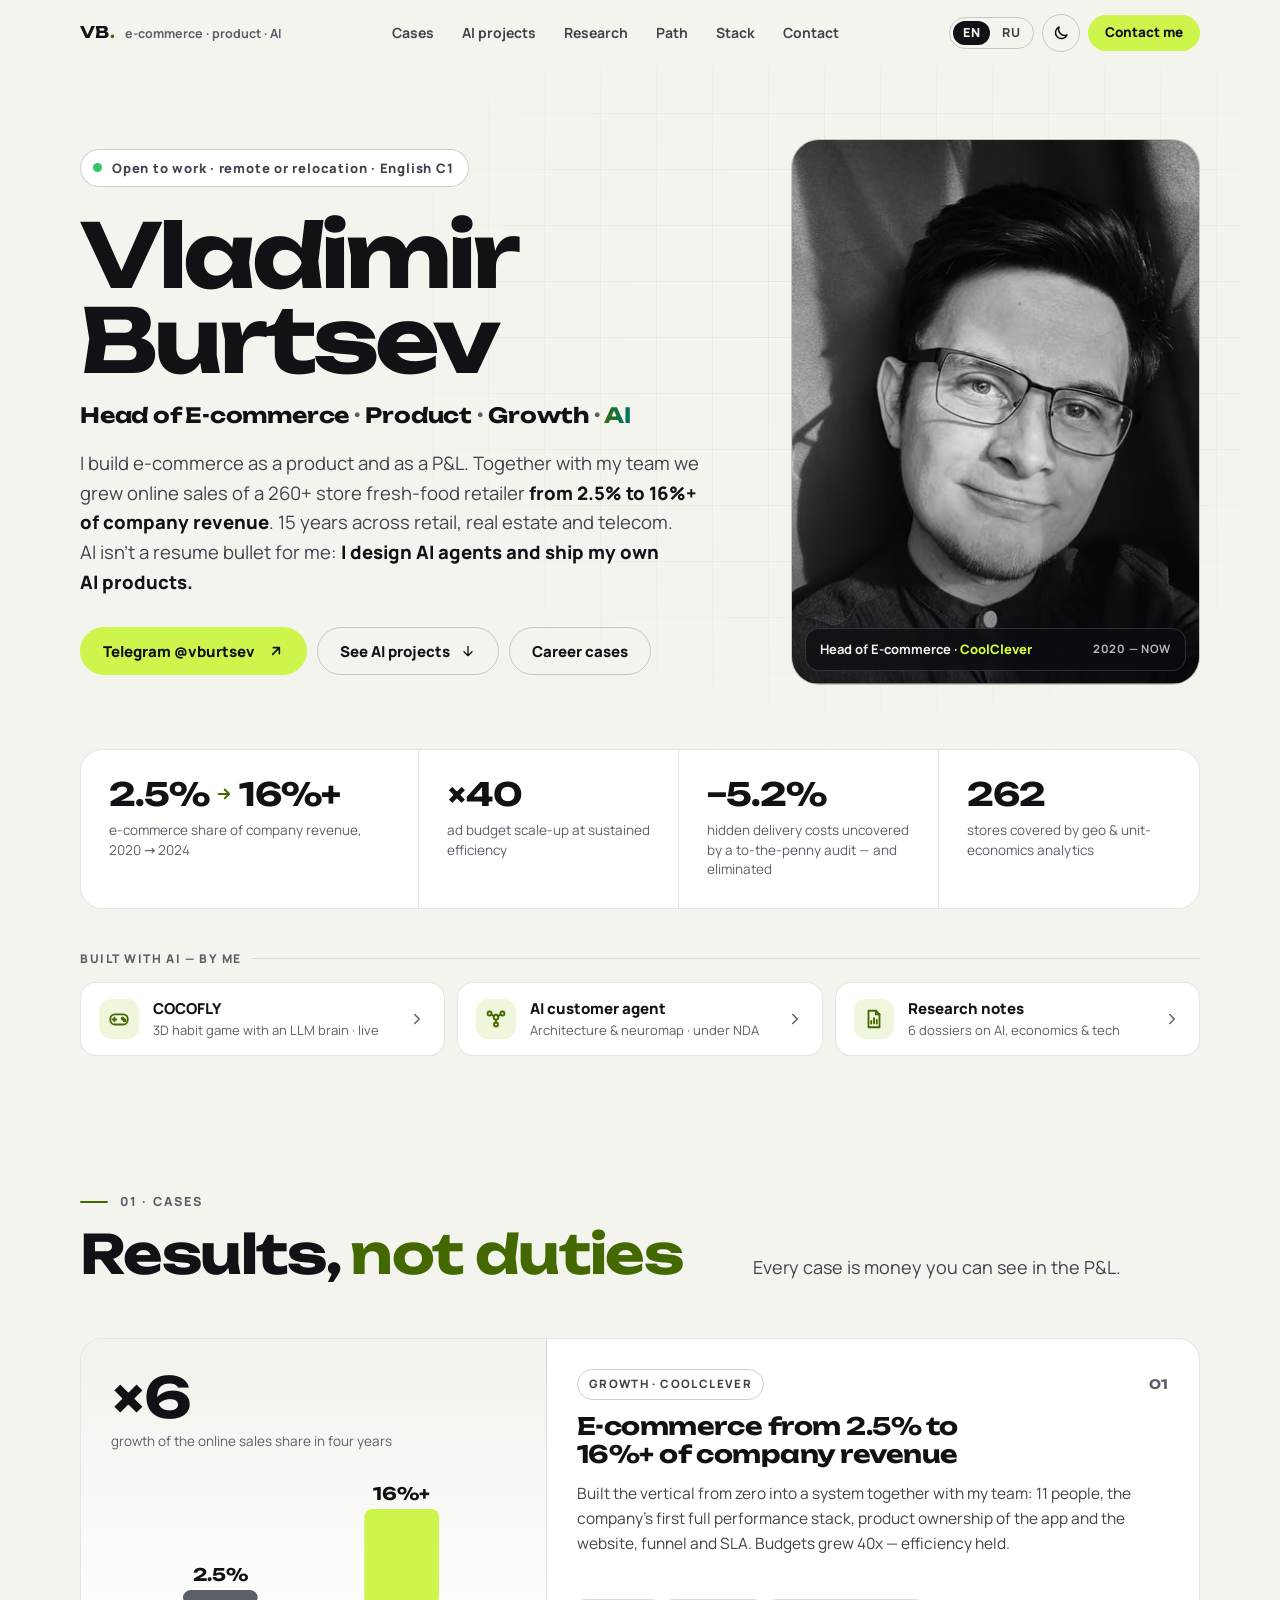
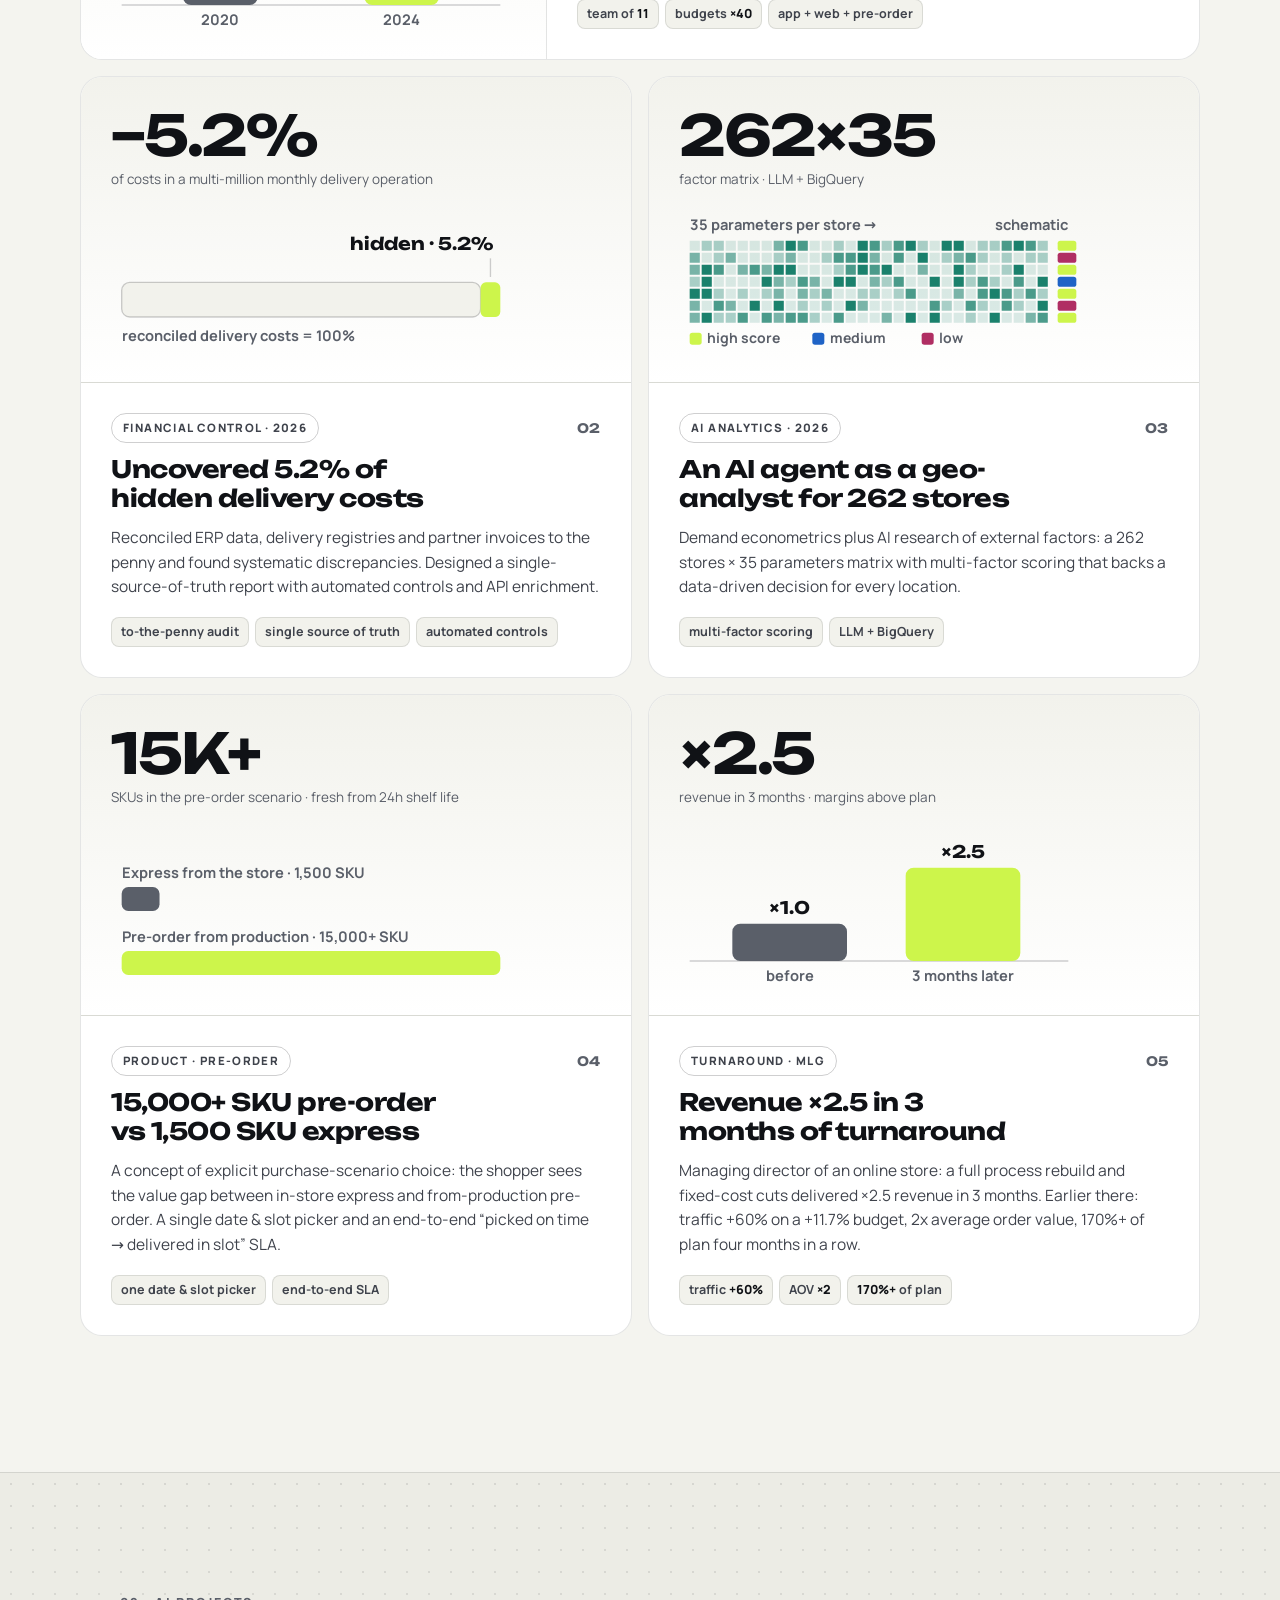
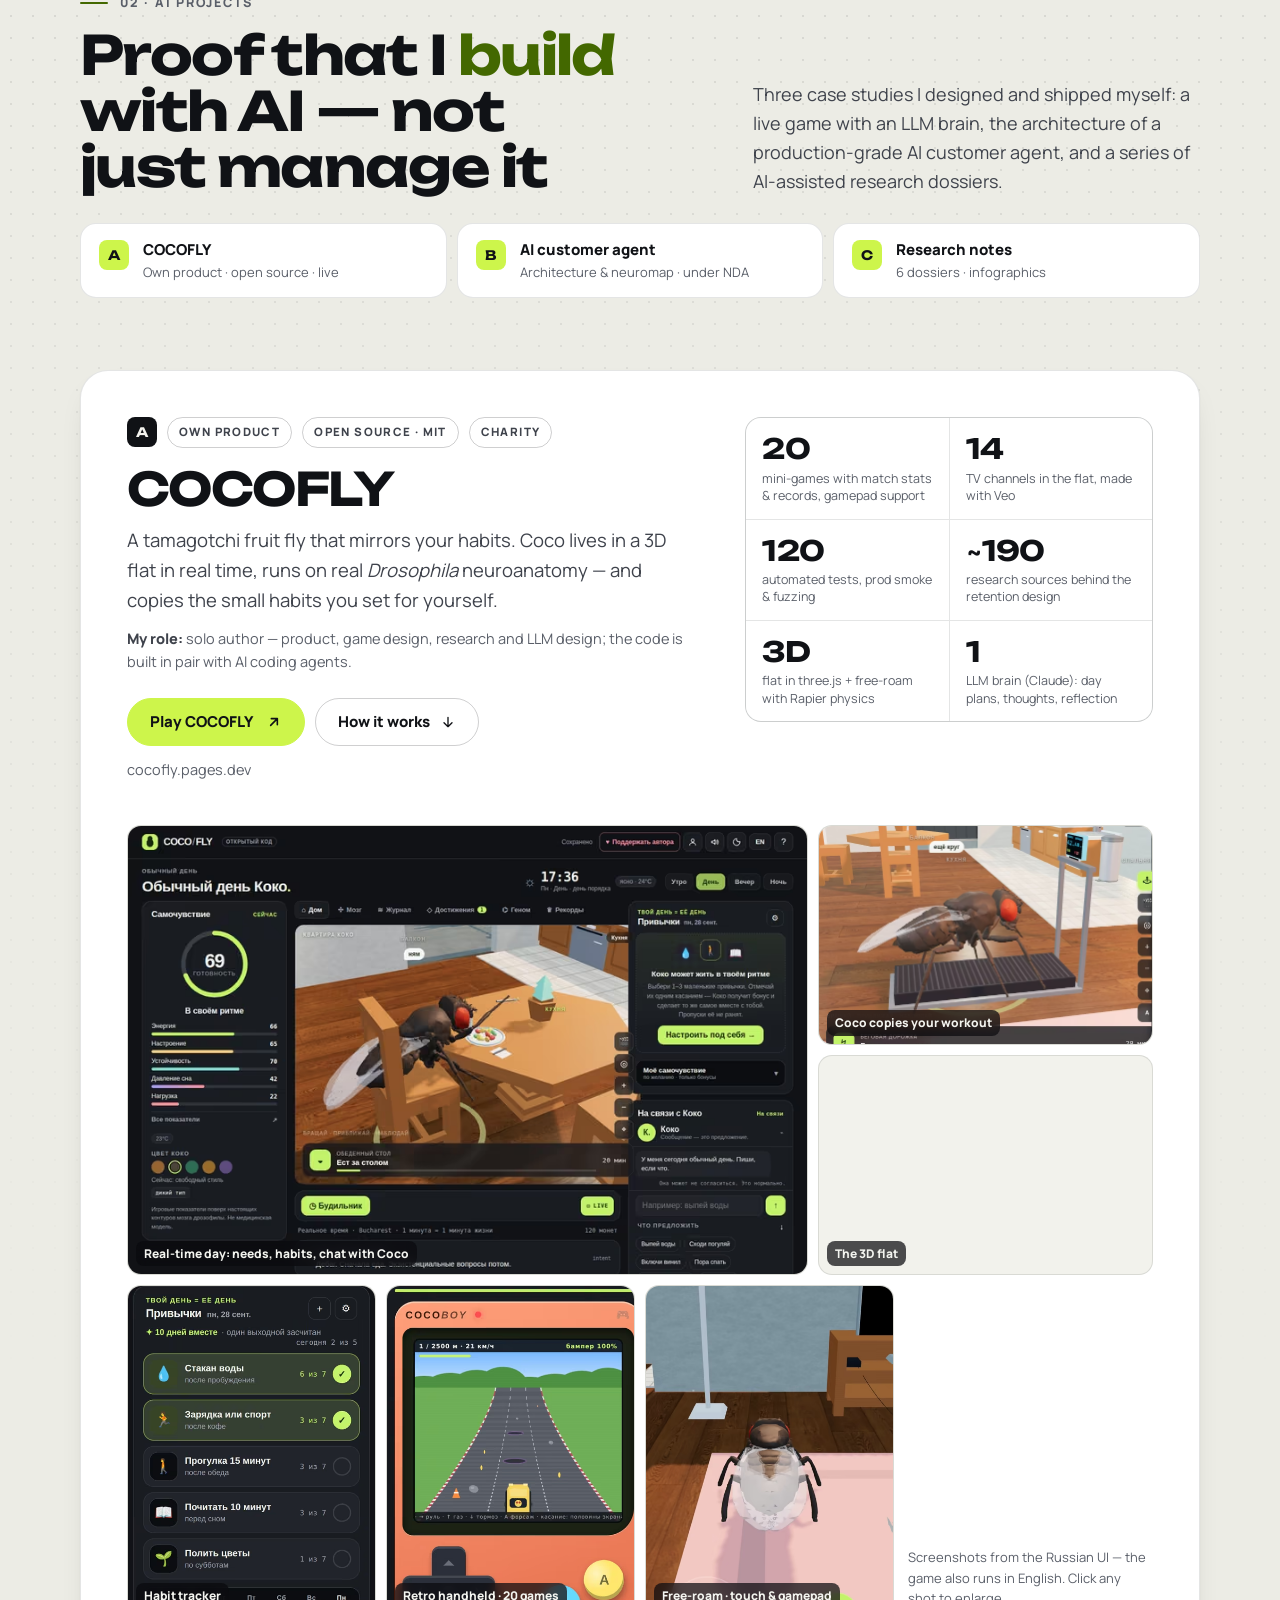
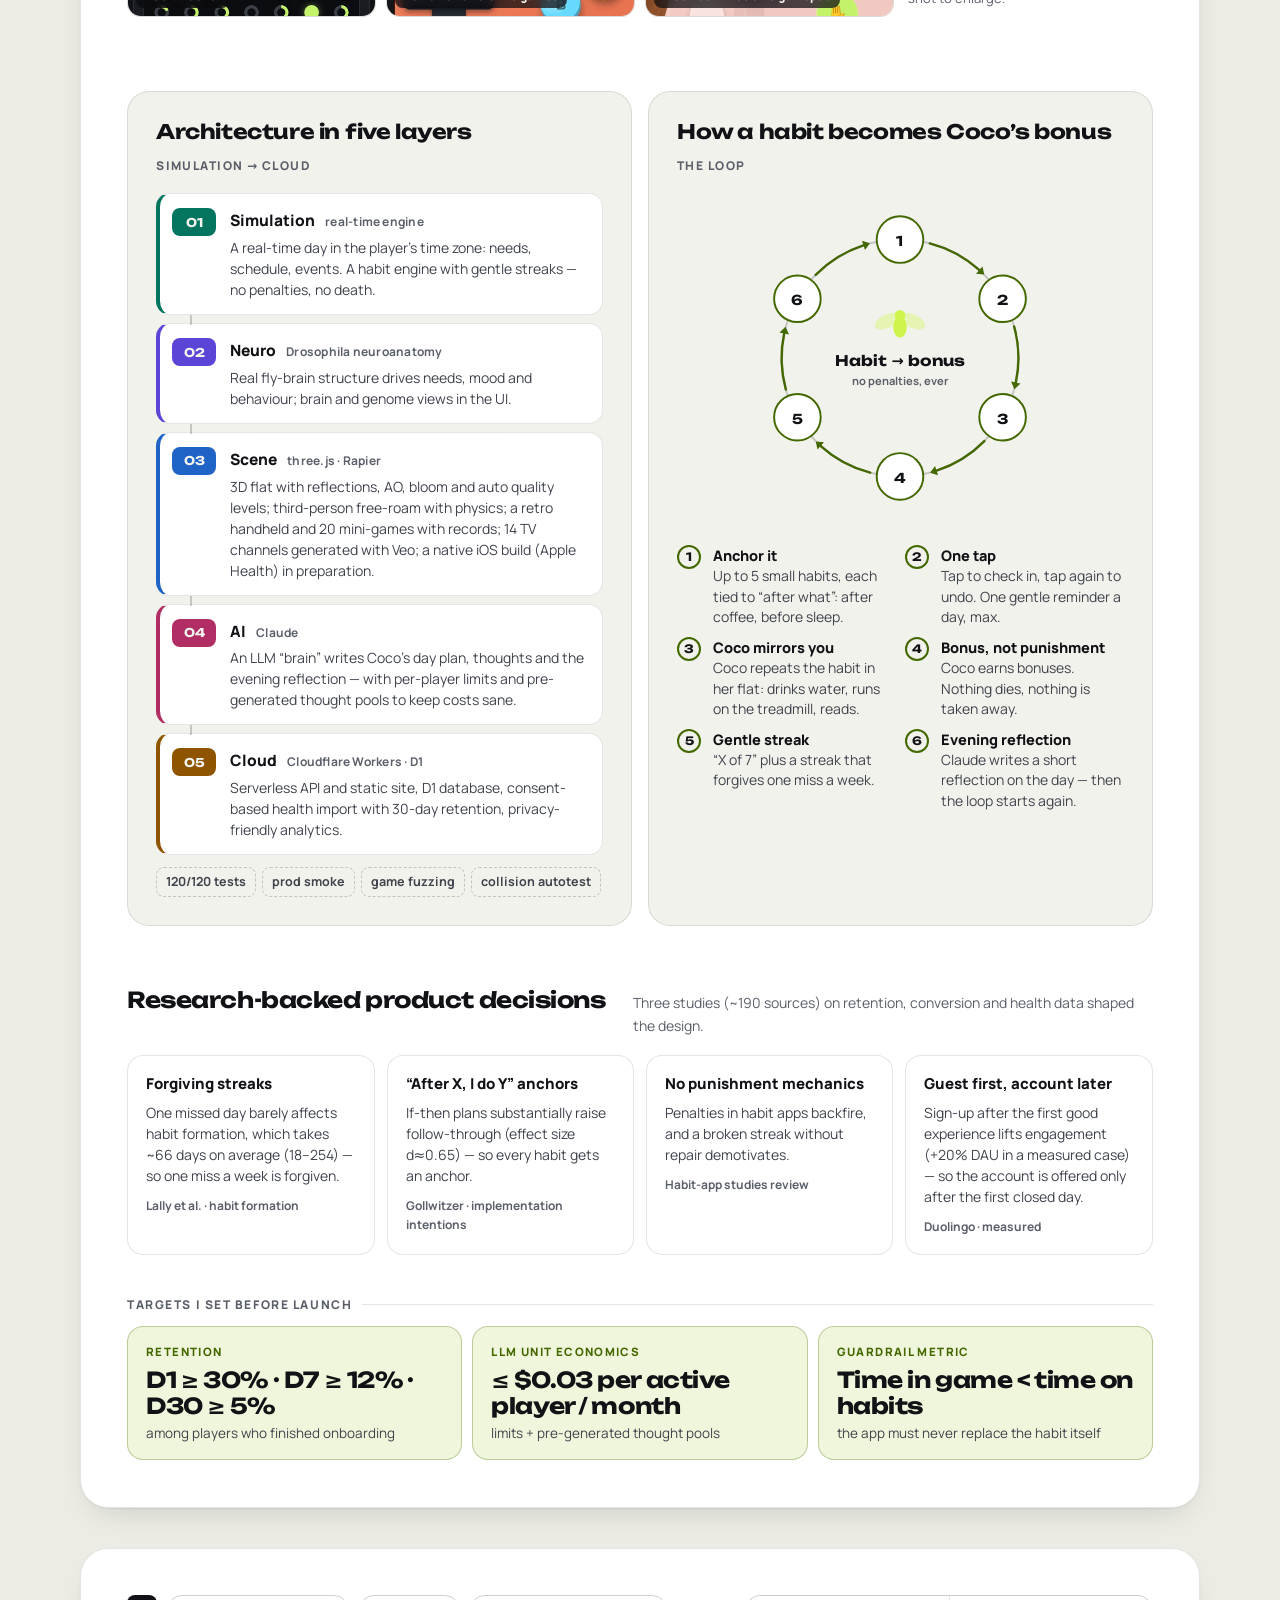
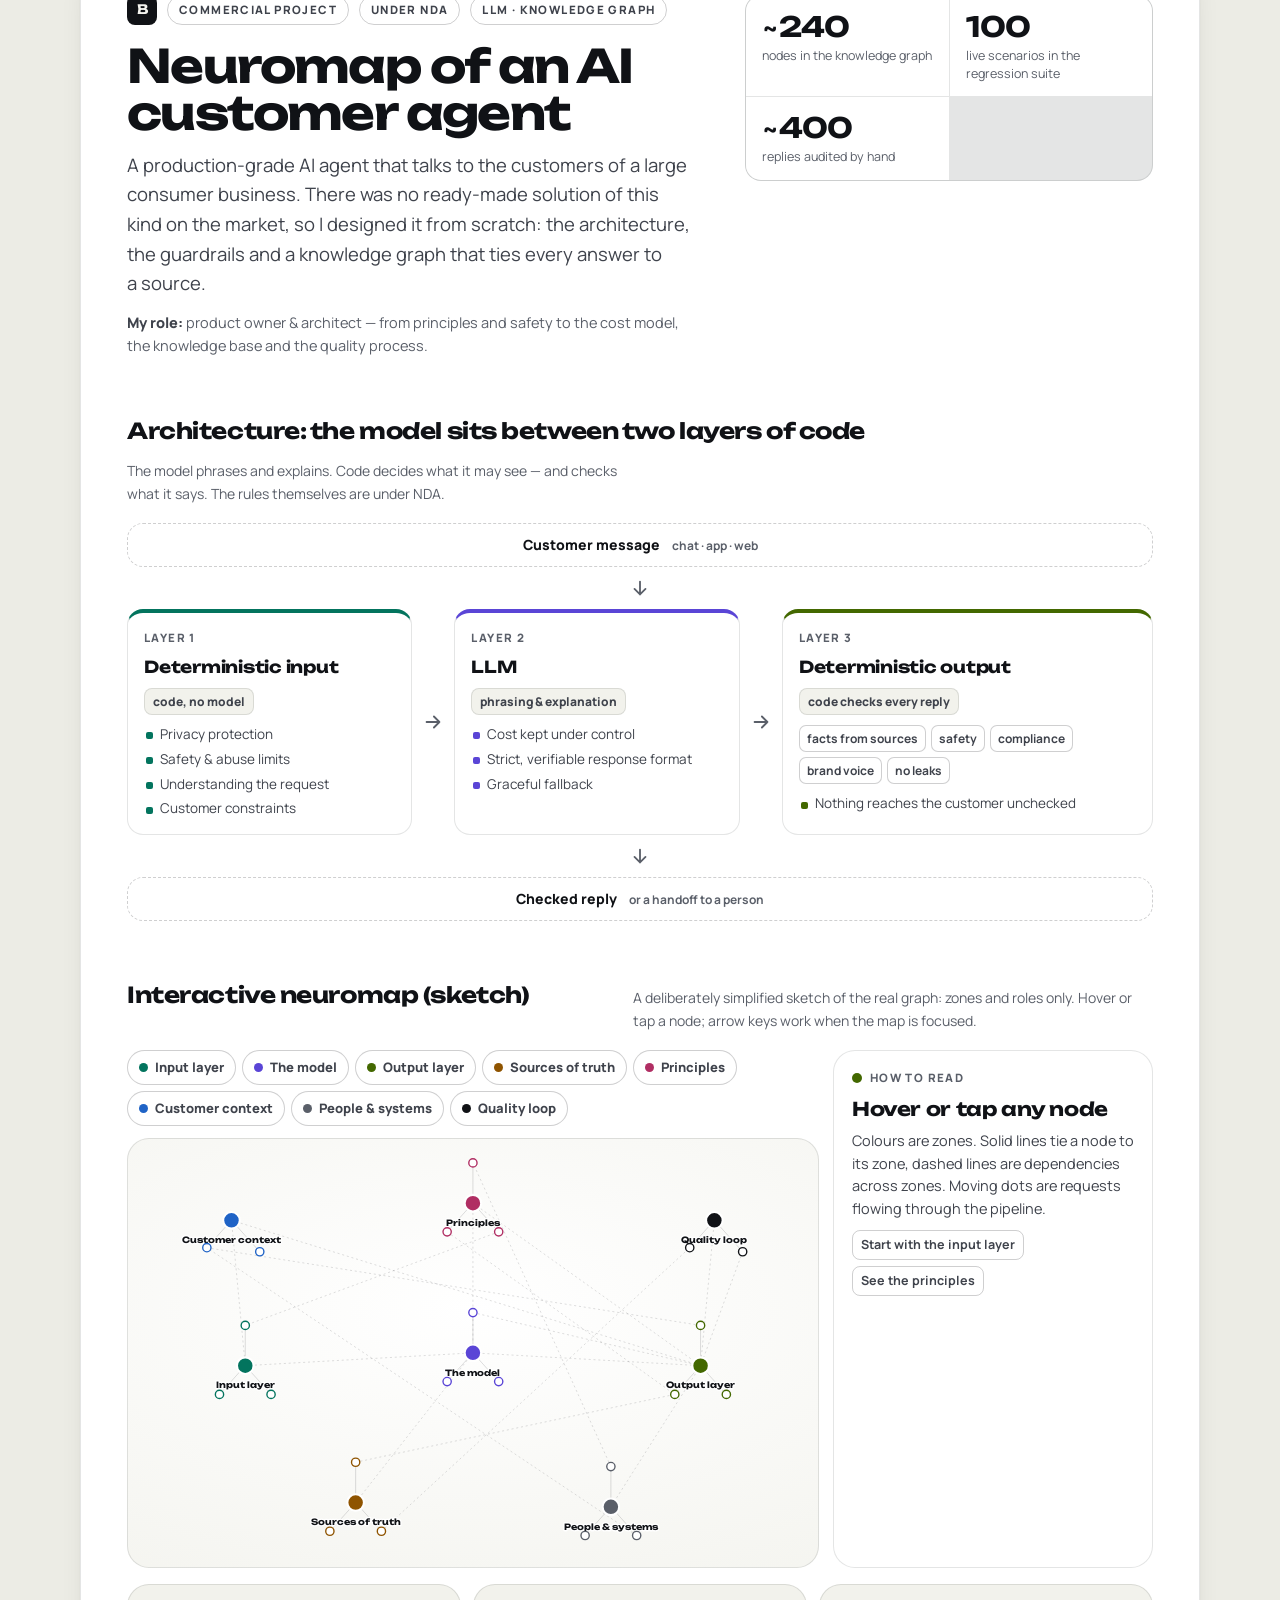
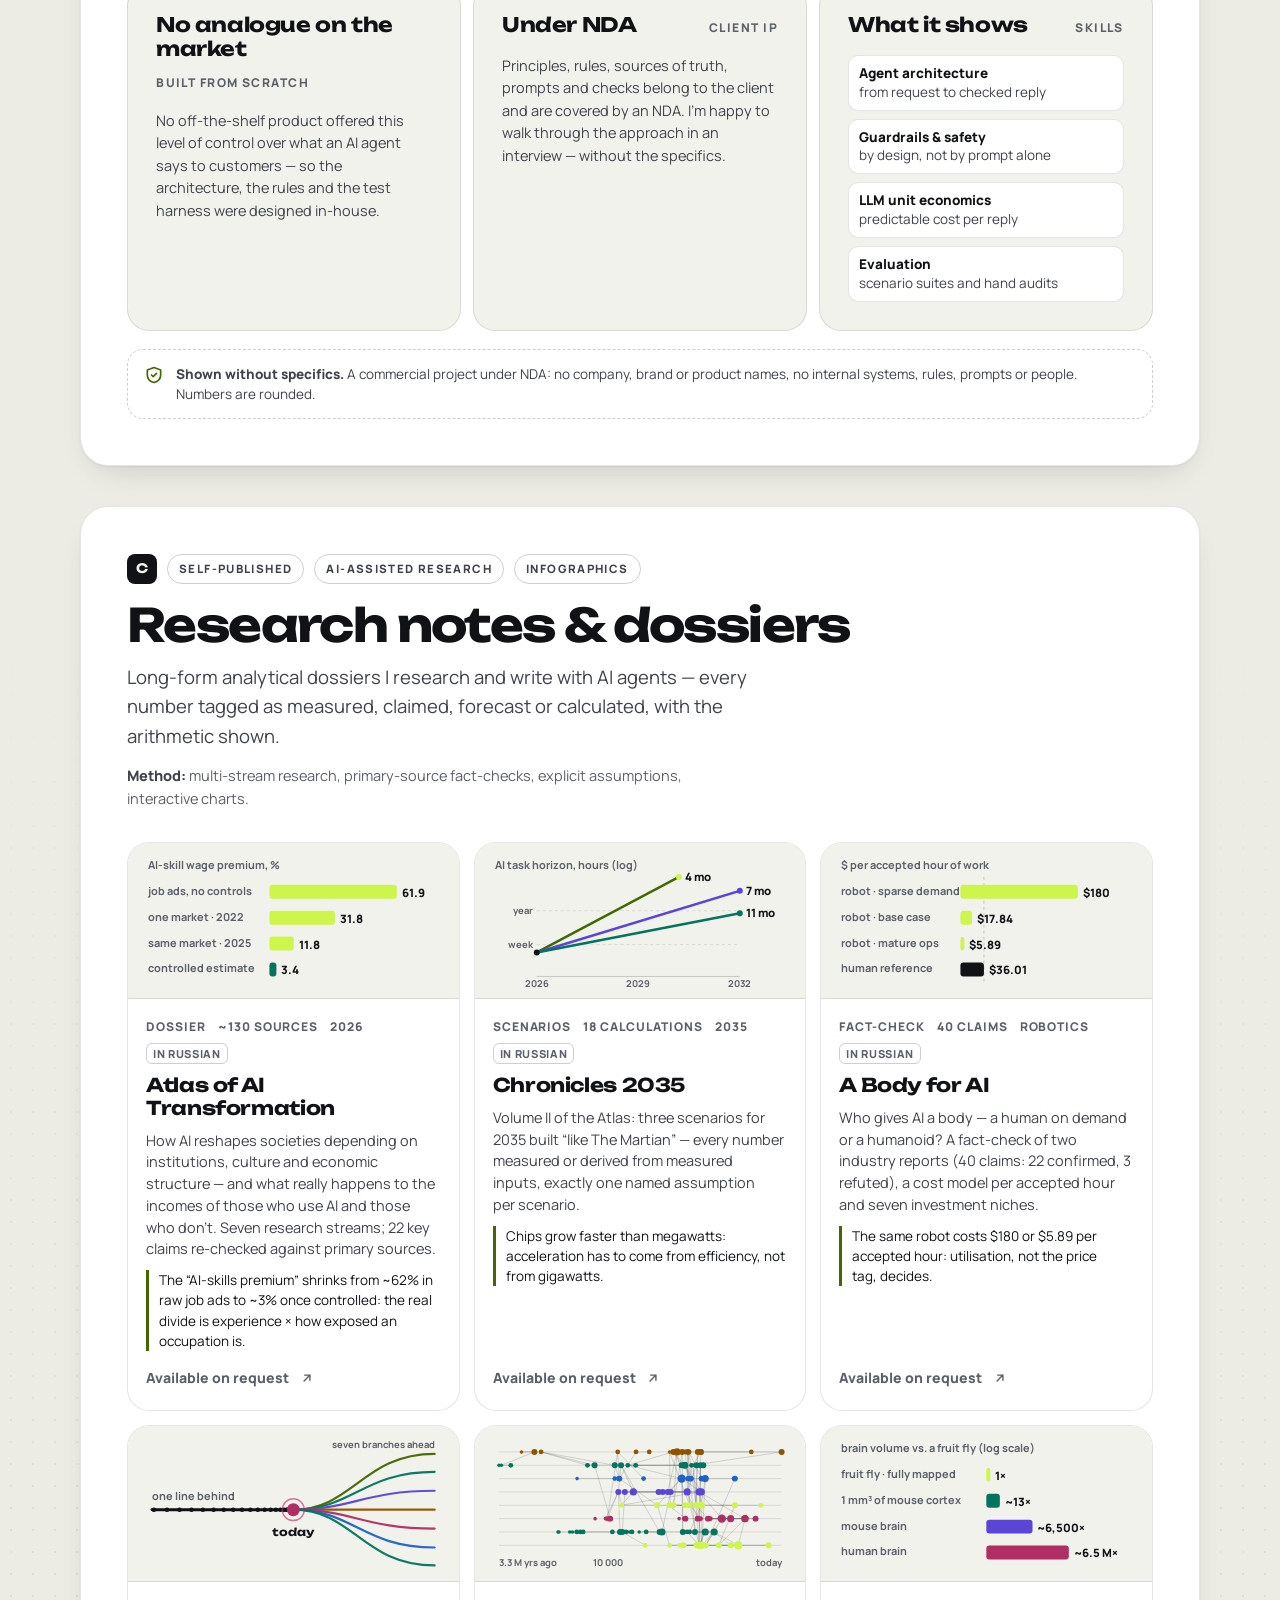
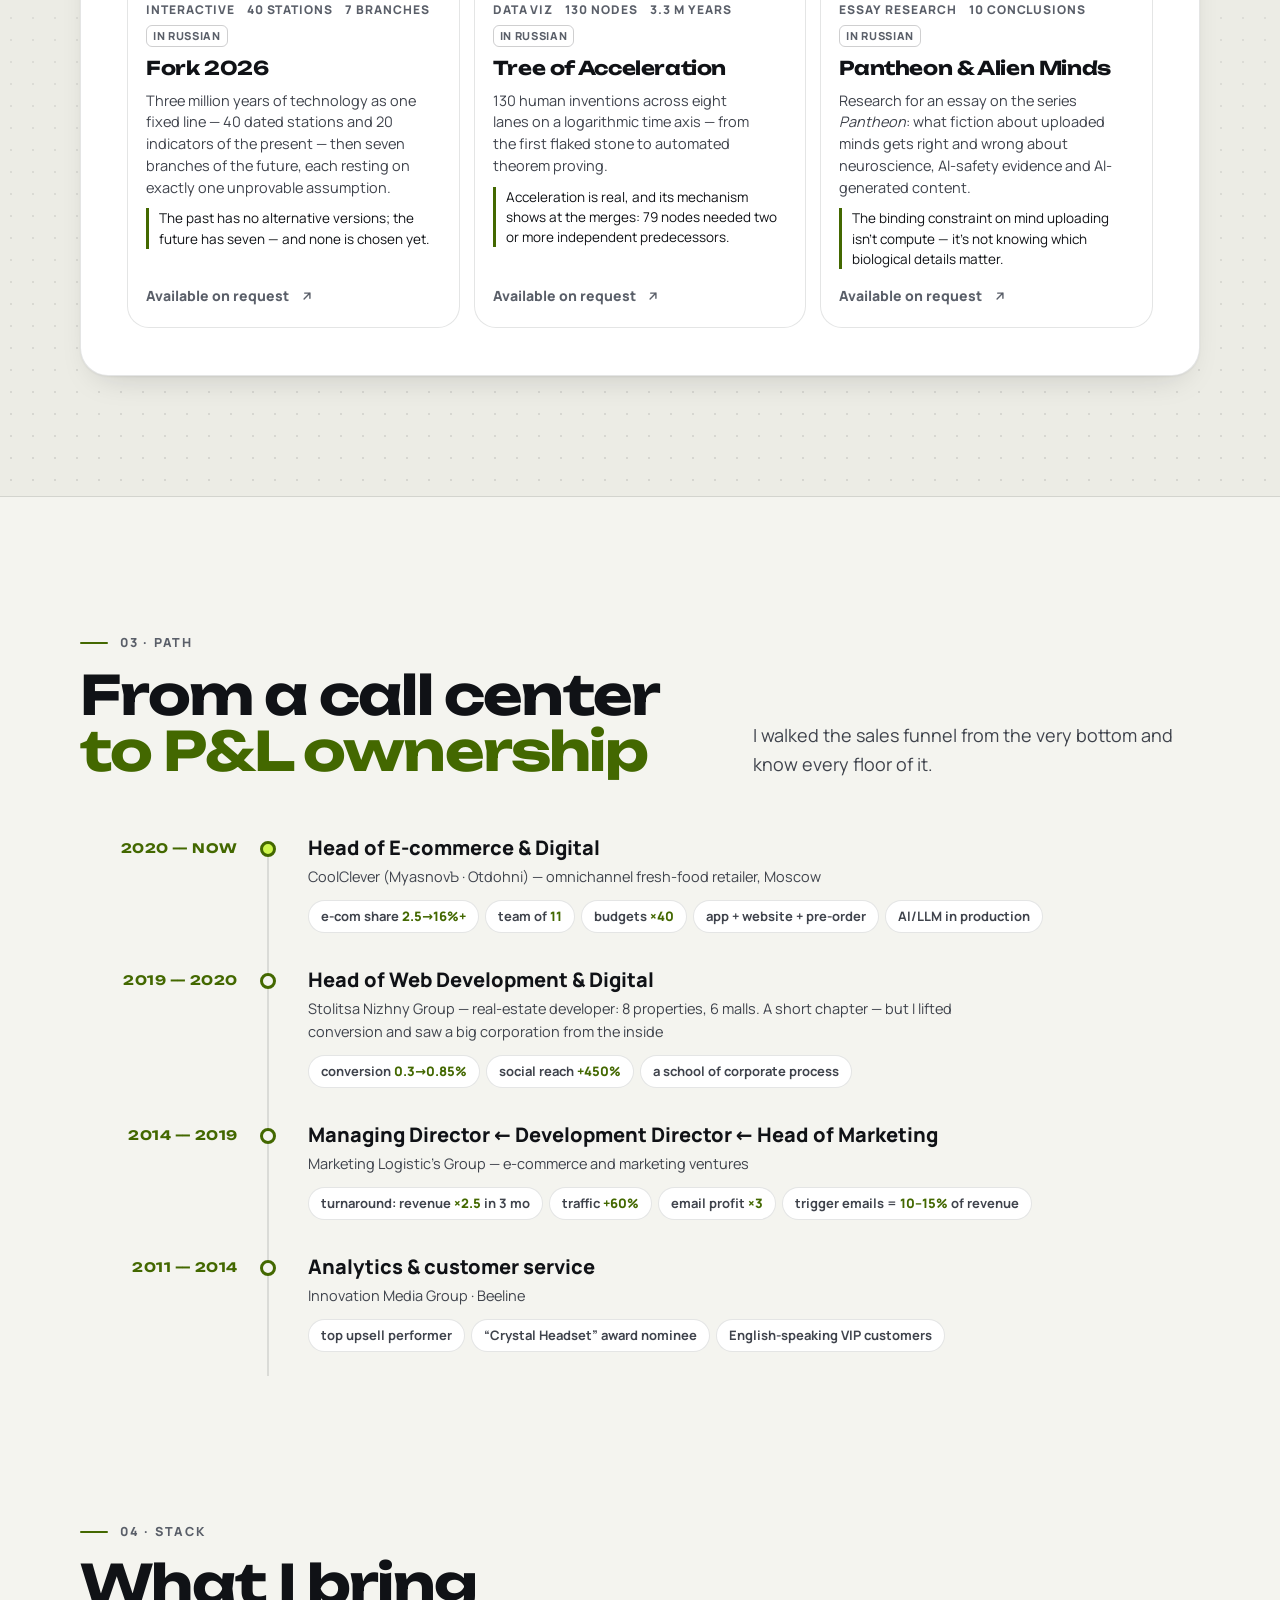
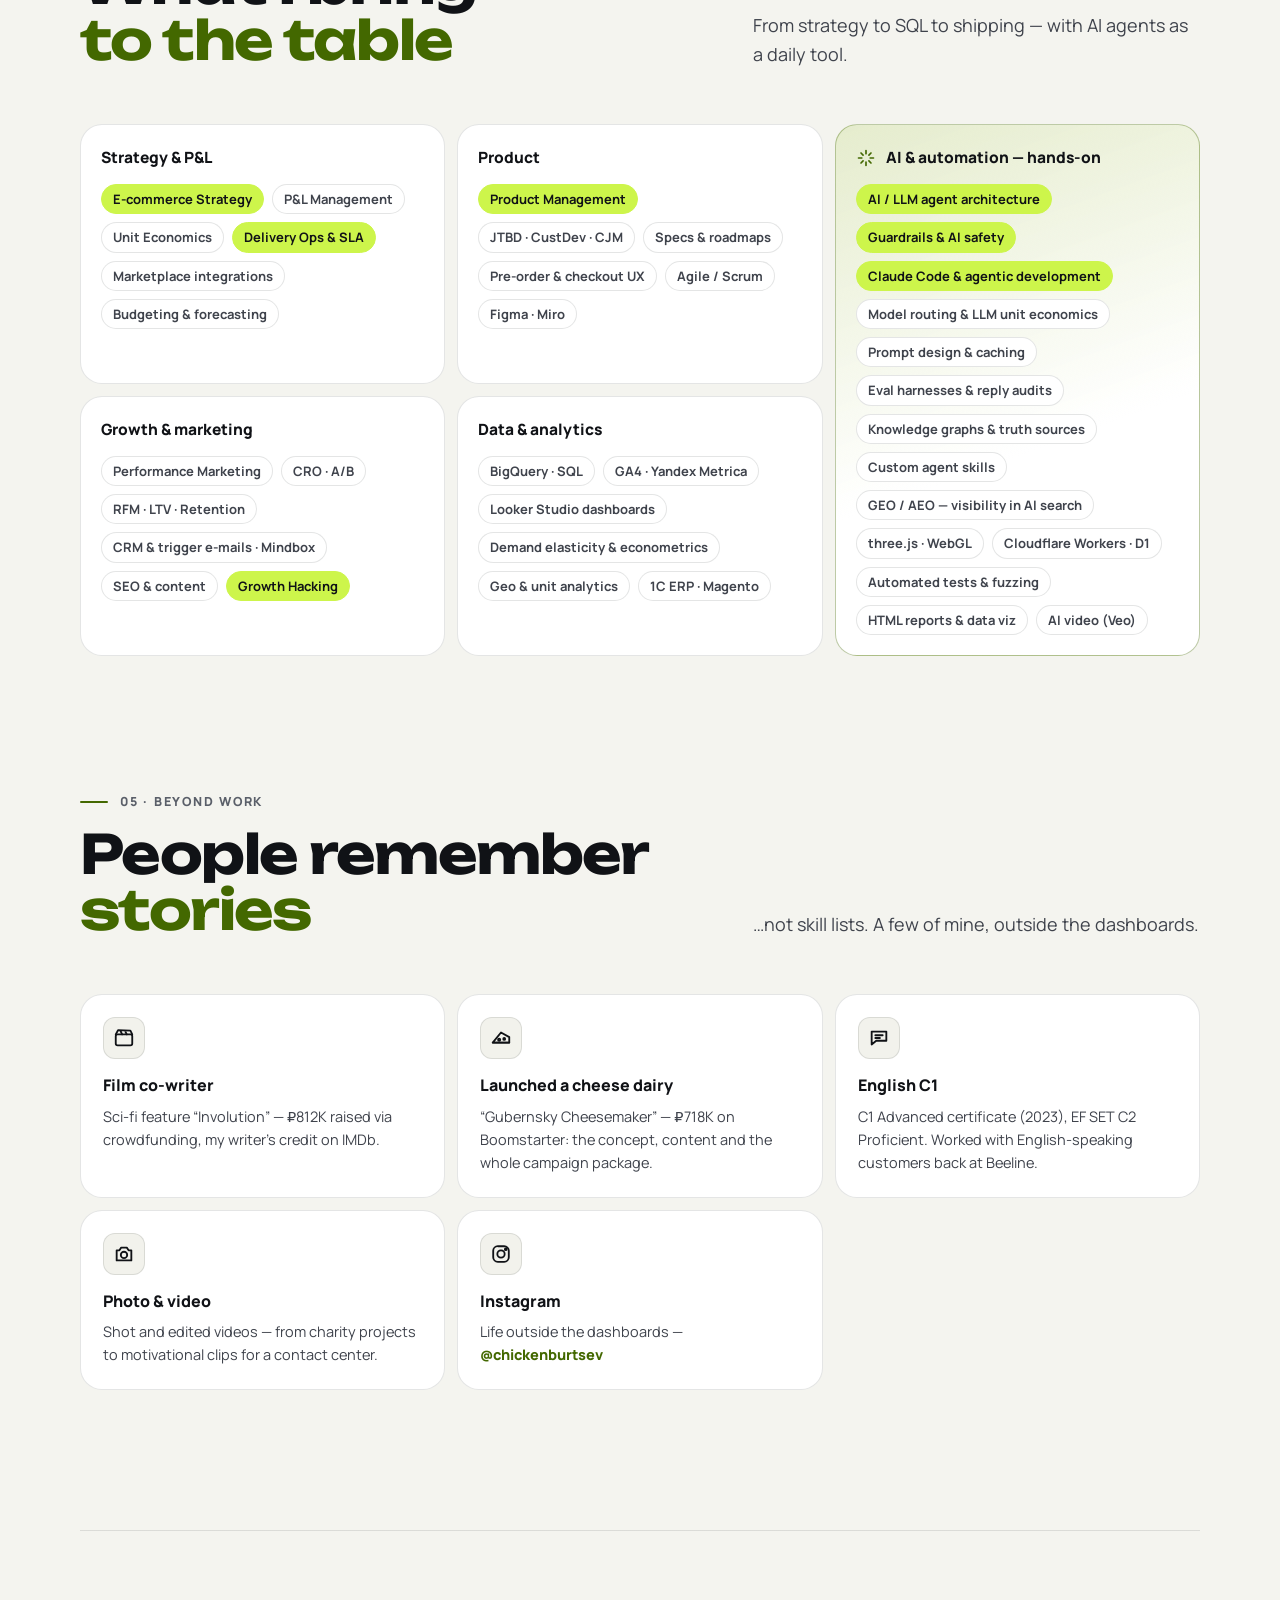
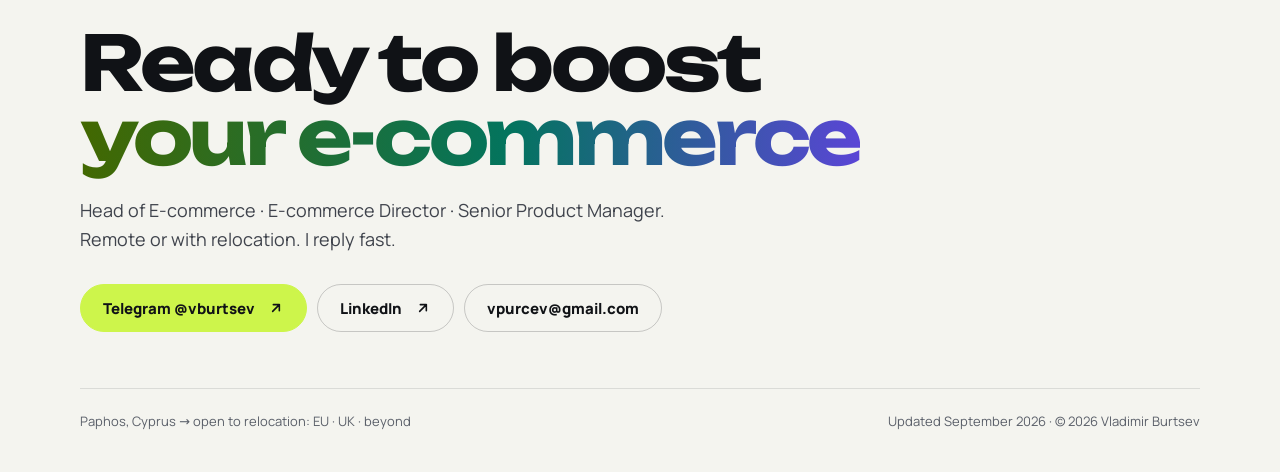
<file: index.html>
<!DOCTYPE html>
<html lang="en">
<head>
<meta charset="utf-8">
<meta name="viewport" content="width=device-width, initial-scale=1, viewport-fit=cover">
<title>Vladimir Burtsev — Head of E-commerce · Product · Growth · AI</title>
<meta name="description" content="Head of E-commerce who builds with AI: e-com grown from 2.5% to 16%+ of revenue, ×40 ad budgets, −5.2% delivery costs. AI case studies inside.">
<meta name="author" content="Vladimir Burtsev">
<link rel="canonical" href="https://chickenburtsev.github.io/">
<link rel="alternate" hreflang="en" href="https://chickenburtsev.github.io/">
<link rel="alternate" hreflang="ru" href="https://chickenburtsev.github.io/ru.html">
<link rel="alternate" hreflang="x-default" href="https://chickenburtsev.github.io/">
<meta name="theme-color" content="#0A0B0F" media="(prefers-color-scheme: dark)">
<meta name="theme-color" content="#F4F4EF" media="(prefers-color-scheme: light)">
<meta name="color-scheme" content="dark light">
<link rel="icon" href="assets/favicon.svg" type="image/svg+xml">
<link rel="apple-touch-icon" href="assets/apple-touch-icon.png">
<!-- Open Graph / Twitter -->
<meta property="og:type" content="profile">
<meta property="og:site_name" content="Vladimir Burtsev">
<meta property="og:title" content="Vladimir Burtsev — E-commerce × Product × AI">
<meta property="og:description" content="Head of E-commerce who builds with AI: e-com grown from 2.5% to 16%+ of revenue, ×40 ad budgets, −5.2% delivery costs. AI case studies inside.">
<meta property="og:url" content="https://chickenburtsev.github.io/">
<meta property="og:image" content="https://chickenburtsev.github.io/og.png">
<meta property="og:image:width" content="1200">
<meta property="og:image:height" content="630">
<meta property="og:image:alt" content="Vladimir Burtsev — E-commerce × Product × AI">
<meta property="og:locale" content="en_US">
<meta property="og:locale:alternate" content="ru_RU">
<meta property="profile:first_name" content="Vladimir">
<meta property="profile:last_name" content="Burtsev">
<meta name="twitter:card" content="summary_large_image">
<meta name="twitter:title" content="Vladimir Burtsev — E-commerce × Product × AI">
<meta name="twitter:description" content="Head of E-commerce who builds with AI: e-com grown from 2.5% to 16%+ of revenue, ×40 ad budgets, −5.2% delivery costs. AI case studies inside.">
<meta name="twitter:image" content="https://chickenburtsev.github.io/og.png">
<script>try{var _t=localStorage.getItem('vb-theme');if(_t==='light'||_t==='dark')document.documentElement.setAttribute('data-theme',_t);}catch(e){}</script>
<link rel="preload" href="assets/fonts/Unbounded-700-lat.woff2" as="font" type="font/woff2" crossorigin>
<link rel="preload" href="assets/fonts/Manrope-400-lat.woff2" as="font" type="font/woff2" crossorigin>
<link rel="stylesheet" href="assets/site.css?v=a75a6cee">
<script type="application/ld+json">{"@context": "https://schema.org", "@type": "Person", "name": "Vladimir Burtsev", "alternateName": "Владимир Бурцев", "jobTitle": "Head of E-commerce", "url": "https://chickenburtsev.github.io/", "image": "https://chickenburtsev.github.io/assets/img/vladimir-burtsev.webp", "email": "mailto:vpurcev@gmail.com", "sameAs": ["https://www.linkedin.com/in/vburtsev/", "https://t.me/vburtsev", "https://www.instagram.com/chickenburtsev"], "knowsAbout": ["E-commerce strategy", "Product management", "Growth marketing", "Unit economics", "LLM agents", "AI product design", "Delivery operations", "BigQuery"], "knowsLanguage": ["ru", "en"]}</script>
</head>
<body>
<a class="skip" href="#main">Skip to content</a>

<header class="nav">
  <div class="wrap nav-in">
    <a class="logo" href="#top" aria-label="Vladimir Burtsev — home"><b>VB<i>.</i></b><span>e-commerce · product · AI</span></a>
    <nav class="nav-links" aria-label="Sections">
      <a href="#cases">Cases</a><a href="#ai">AI projects</a><a href="#research">Research</a><a href="#path">Path</a><a href="#stack">Stack</a><a href="#contact">Contact</a>
    </nav>
    <div class="nav-r">
      <div class="seg" role="group" aria-label="Language">
        <span aria-current="true">EN</span><a href="ru.html" hreflang="ru" lang="ru" data-lang-switch>RU</a>
        
      </div>
      <button class="icon-btn" id="themeBtn" type="button" aria-label="Toggle dark / light theme" title="Toggle dark / light theme">
        <svg class="i-moon" viewBox="0 0 24 24" fill="none" stroke="currentColor" stroke-width="2" stroke-linecap="round" stroke-linejoin="round" aria-hidden="true"><path d="M20 14.5A8 8 0 0 1 9.5 4a8 8 0 1 0 10.5 10.5z"/></svg>
        <svg class="i-sun" viewBox="0 0 24 24" fill="none" stroke="currentColor" stroke-width="2" stroke-linecap="round" aria-hidden="true"><circle cx="12" cy="12" r="4"/><path d="M12 2v2M12 20v2M4.9 4.9l1.4 1.4M17.7 17.7l1.4 1.4M2 12h2M20 12h2M4.9 19.1l1.4-1.4M17.7 6.3l1.4-1.4"/></svg>
      </button>
      <a class="btn pri sm nav-cta" href="https://t.me/vburtsev" target="_blank" rel="noopener">Contact me</a>
    </div>
  </div>
</header>

<main id="main">
<!-- ============================== HERO ============================== -->
<section class="hero wrap" id="top" aria-labelledby="hero-h">
  <div class="hero-grid">
    <div class="hero-copy">
      <p class="status"><span class="pulse" aria-hidden="true"></span>Open to work · remote or relocation · English C1</p>
      <h1 id="hero-h">Vladimir<br>Burtsev</h1>
      <p class="role"><span class="nw">Head of E-commerce</span> <span class="dot">·</span> Product <span class="dot">·</span> Growth <span class="dot">·</span> <em>AI</em></p>
      <p class="lead">I build e-commerce as a product and as a P&amp;L. Together with my team we grew online sales of a 260+ store fresh-food retailer <b>from 2.5% to 16%+ of company revenue</b>. 15 years across retail, real estate and telecom. AI isn’t a resume bullet for me: <b>I design AI agents and ship my own AI products.</b></p>
      <div class="cta-row">
        <a class="btn pri" href="https://t.me/vburtsev" target="_blank" rel="noopener">Telegram @vburtsev<svg class="ext" viewBox="0 0 24 24" fill="none" stroke="currentColor" stroke-width="2.4" stroke-linecap="round" stroke-linejoin="round" aria-hidden="true"><path d="M7 17 17 7M8 7h9v9"/></svg></a>
        <a class="btn" href="#ai">See AI projects<svg viewBox="0 0 24 24" fill="none" stroke="currentColor" stroke-width="2" stroke-linecap="round" stroke-linejoin="round" aria-hidden="true"><path d="M12 5v14M6 13l6 6 6-6"/></svg></a>
        <a class="btn" href="#cases">Career cases</a>
      </div>
    </div>
    <figure class="hero-photo">
      <div class="frame">
        <picture>
          <source type="image/avif" srcset="assets/img/vladimir-burtsev-420.avif 420w, assets/img/vladimir-burtsev.avif 720w" sizes="(min-width: 920px) 420px, 90vw">
          <source type="image/webp" srcset="assets/img/vladimir-burtsev-420.webp 420w, assets/img/vladimir-burtsev.webp 720w" sizes="(min-width: 920px) 420px, 90vw">
          <img src="assets/img/vladimir-burtsev.webp" width="720" height="960" alt="Vladimir Burtsev, portrait" fetchpriority="high" decoding="async">
        </picture>
      </div>
      <figcaption class="badge"><span>Head of E-commerce · <b>CoolClever</b></span><small>2020 — now</small></figcaption>
    </figure>
  </div>

  <ul class="kpis">
    <li class="kpi"><div class="kpi-v">2.5%<svg viewBox="0 0 24 24" fill="none" stroke="currentColor" stroke-width="2.6" stroke-linecap="round" stroke-linejoin="round" aria-hidden="true"><path d="M5 12h14M13 6l6 6-6 6"/></svg>16%+</div><div class="kpi-l">e-commerce share of company revenue, 2020 → 2024</div></li>
    <li class="kpi"><div class="kpi-v">×40</div><div class="kpi-l">ad budget scale-up at sustained efficiency</div></li>
    <li class="kpi"><div class="kpi-v">−5.2%</div><div class="kpi-l">hidden delivery costs uncovered by a to-the-penny audit — and eliminated</div></li>
    <li class="kpi"><div class="kpi-v">262</div><div class="kpi-l">stores covered by geo &amp; unit-economics analytics</div></li>
    
  </ul>

  <p class="teaser-k">Built with AI — by me</p>
  <div class="teaser">
    <a href="#cocofly"><span class="ti"><svg viewBox="0 0 24 24" fill="none" stroke="currentColor" stroke-width="2" stroke-linecap="round" stroke-linejoin="round" aria-hidden="true"><rect x="2.5" y="7" width="19" height="11" rx="5"/><path d="M7 10.5v4M5 12.5h4"/><circle cx="16" cy="11.5" r="1" fill="currentColor"/><circle cx="18" cy="13.5" r="1" fill="currentColor"/></svg></span><span><b>COCOFLY</b><small>3D habit game with an LLM brain · live</small></span><svg viewBox="0 0 24 24" fill="none" stroke="currentColor" stroke-width="2" stroke-linecap="round" stroke-linejoin="round" aria-hidden="true" class="go"><path d="M9 6l6 6-6 6"/></svg></a>
    <a href="#agent"><span class="ti"><svg viewBox="0 0 24 24" fill="none" stroke="currentColor" stroke-width="2" stroke-linecap="round" stroke-linejoin="round" aria-hidden="true"><circle cx="5" cy="6" r="2.2"/><circle cx="19" cy="6" r="2.2"/><circle cx="12" cy="18" r="2.2"/><circle cx="12" cy="10" r="2.6"/><path d="M7 7l3 2M17 7l-3 2M12 12.6v3.2"/></svg></span><span><b>AI customer agent</b><small>Architecture &amp; neuromap · under NDA</small></span><svg viewBox="0 0 24 24" fill="none" stroke="currentColor" stroke-width="2" stroke-linecap="round" stroke-linejoin="round" aria-hidden="true" class="go"><path d="M9 6l6 6-6 6"/></svg></a>
    <a href="#research"><span class="ti"><svg viewBox="0 0 24 24" fill="none" stroke="currentColor" stroke-width="2" stroke-linecap="round" stroke-linejoin="round" aria-hidden="true"><path d="M6 3h8l4 4v14H6z"/><path d="M14 3v4h4M9 17v-3M12 17v-6M15 17v-4"/></svg></span><span><b>Research notes</b><small>6 dossiers on AI, economics &amp; tech</small></span><svg viewBox="0 0 24 24" fill="none" stroke="currentColor" stroke-width="2" stroke-linecap="round" stroke-linejoin="round" aria-hidden="true" class="go"><path d="M9 6l6 6-6 6"/></svg></a>
    
  </div>
</section>

<!-- ============================== CASES ============================== -->
<section class="sec wrap" id="cases" aria-labelledby="cases-h">
  <header class="sec-h rv">
    <div><p class="sec-n">01 · Cases</p><h2 id="cases-h">Results, <em>not duties</em></h2></div>
    <p class="sec-lead">Every case is money you can see in the P&amp;L.</p>
  </header>
  <div class="cases">
    
    <article class="case rv feat">
      <div class="case-fig">
        <div class="case-v">×6</div>
        <div class="case-k">growth of the online sales share in four years</div>
        <svg viewBox="0 0 300 114" role="img" aria-label="E-commerce share of company revenue: 2.5% in 2020, 16%+ in 2024" xmlns="http://www.w3.org/2000/svg" focusable="false"><line class="v-axis" x1="8" y1="96" x2="292" y2="96"/><rect class="v-mut" x="54" y="84.8" width="56" height="11.2" rx="6"/><text class="v-tb" x="82" y="77.8" text-anchor="middle">2.5%</text><text class="v-t" x="82" y="111" text-anchor="middle">2020</text><rect class="v-acc" x="190" y="24.0" width="56" height="72.0" rx="6"/><text class="v-tb" x="218" y="17.0" text-anchor="middle">16%+</text><text class="v-t" x="218" y="111" text-anchor="middle">2024</text></svg>
      </div>
      <div class="case-body">
        <div class="case-top"><span class="tag">Growth · CoolClever</span><span class="case-no">01</span></div>
        <h3>E-commerce from 2.5% to 16%+ of company revenue</h3>
        <p>Built the vertical from zero into a system together with my team: 11 people, the company’s first full performance stack, product ownership of the app and the website, funnel and SLA. Budgets grew 40x — efficiency held.</p>
        <div class="facts"><span>team of <b>11</b></span><span>budgets <b>×40</b></span><span>app + web + pre-order</span></div>
      </div>
    </article>
    
    <article class="case rv">
      <div class="case-fig">
        <div class="case-v">−5.2%</div>
        <div class="case-k">of costs in a multi-million monthly delivery operation</div>
        <svg viewBox="0 0 300 92" role="img" aria-label="Hidden costs were 5.2% of all delivery costs" xmlns="http://www.w3.org/2000/svg" focusable="false"><rect class="v-soft" x="8" y="40" width="269.2" height="26" rx="6"/><rect class="v-acc" x="277.2" y="40" width="14.8" height="26" rx="4"/><line class="v-axis" x1="284.6" y1="36" x2="284.6" y2="22"/><text class="v-tb" x="286.6" y="16" text-anchor="end">hidden · 5.2%</text><text class="v-t" x="8" y="84">reconciled delivery costs = 100%</text></svg>
      </div>
      <div class="case-body">
        <div class="case-top"><span class="tag">Financial control · 2026</span><span class="case-no">02</span></div>
        <h3>Uncovered 5.2% of hidden delivery costs</h3>
        <p>Reconciled ERP data, delivery registries and partner invoices to the penny and found systematic discrepancies. Designed a single-source-of-truth report with automated controls and API enrichment.</p>
        <div class="facts"><span>to-the-penny audit</span><span>single source of truth</span><span>automated controls</span></div>
      </div>
    </article>
    
    <article class="case rv">
      <div class="case-fig">
        <div class="case-v">262×35</div>
        <div class="case-k">factor matrix · LLM + BigQuery</div>
        <svg viewBox="0 0 300 103.0" role="img" aria-label="Schematic: store-by-parameter factor matrix with a score per store" xmlns="http://www.w3.org/2000/svg" focusable="false"><text class="v-t" x="8" y="12">35 parameters per store →</text><text class="v-t" x="292" y="12" text-anchor="end">schematic</text><path class="v-c2" d="M8.0 20.0h7.6v7.6h-7.6zM35.0 20.0h7.6v7.6h-7.6zM44.0 20.0h7.6v7.6h-7.6zM53.0 20.0h7.6v7.6h-7.6zM62.0 20.0h7.6v7.6h-7.6zM98.0 20.0h7.6v7.6h-7.6zM107.0 20.0h7.6v7.6h-7.6zM125.0 20.0h7.6v7.6h-7.6zM188.0 20.0h7.6v7.6h-7.6zM215.0 20.0h7.6v7.6h-7.6zM17.0 29.0h7.6v7.6h-7.6zM44.0 29.0h7.6v7.6h-7.6zM53.0 29.0h7.6v7.6h-7.6zM62.0 29.0h7.6v7.6h-7.6zM89.0 29.0h7.6v7.6h-7.6zM98.0 29.0h7.6v7.6h-7.6zM152.0 29.0h7.6v7.6h-7.6zM170.0 29.0h7.6v7.6h-7.6zM188.0 29.0h7.6v7.6h-7.6zM233.0 29.0h7.6v7.6h-7.6zM251.0 29.0h7.6v7.6h-7.6zM35.0 38.0h7.6v7.6h-7.6zM89.0 38.0h7.6v7.6h-7.6zM98.0 38.0h7.6v7.6h-7.6zM107.0 38.0h7.6v7.6h-7.6zM161.0 38.0h7.6v7.6h-7.6zM170.0 38.0h7.6v7.6h-7.6zM188.0 38.0h7.6v7.6h-7.6zM197.0 38.0h7.6v7.6h-7.6zM224.0 38.0h7.6v7.6h-7.6zM233.0 38.0h7.6v7.6h-7.6zM260.0 38.0h7.6v7.6h-7.6zM269.0 38.0h7.6v7.6h-7.6zM26.0 47.0h7.6v7.6h-7.6zM35.0 47.0h7.6v7.6h-7.6zM44.0 47.0h7.6v7.6h-7.6zM53.0 47.0h7.6v7.6h-7.6zM107.0 47.0h7.6v7.6h-7.6zM134.0 47.0h7.6v7.6h-7.6zM170.0 47.0h7.6v7.6h-7.6zM179.0 47.0h7.6v7.6h-7.6zM197.0 47.0h7.6v7.6h-7.6zM242.0 47.0h7.6v7.6h-7.6zM260.0 47.0h7.6v7.6h-7.6zM35.0 56.0h7.6v7.6h-7.6zM53.0 56.0h7.6v7.6h-7.6zM80.0 56.0h7.6v7.6h-7.6zM116.0 56.0h7.6v7.6h-7.6zM125.0 56.0h7.6v7.6h-7.6zM152.0 56.0h7.6v7.6h-7.6zM179.0 56.0h7.6v7.6h-7.6zM188.0 56.0h7.6v7.6h-7.6zM197.0 56.0h7.6v7.6h-7.6zM215.0 56.0h7.6v7.6h-7.6zM17.0 65.0h7.6v7.6h-7.6zM44.0 65.0h7.6v7.6h-7.6zM62.0 65.0h7.6v7.6h-7.6zM80.0 65.0h7.6v7.6h-7.6zM98.0 65.0h7.6v7.6h-7.6zM116.0 65.0h7.6v7.6h-7.6zM143.0 65.0h7.6v7.6h-7.6zM152.0 65.0h7.6v7.6h-7.6zM161.0 65.0h7.6v7.6h-7.6zM170.0 65.0h7.6v7.6h-7.6zM179.0 65.0h7.6v7.6h-7.6zM206.0 65.0h7.6v7.6h-7.6zM233.0 65.0h7.6v7.6h-7.6zM260.0 65.0h7.6v7.6h-7.6zM53.0 74.0h7.6v7.6h-7.6zM107.0 74.0h7.6v7.6h-7.6zM125.0 74.0h7.6v7.6h-7.6zM134.0 74.0h7.6v7.6h-7.6zM143.0 74.0h7.6v7.6h-7.6zM161.0 74.0h7.6v7.6h-7.6zM179.0 74.0h7.6v7.6h-7.6zM197.0 74.0h7.6v7.6h-7.6zM206.0 74.0h7.6v7.6h-7.6zM224.0 74.0h7.6v7.6h-7.6zM242.0 74.0h7.6v7.6h-7.6zM251.0 74.0h7.6v7.6h-7.6z" opacity="0.14"/><path class="v-c2" d="M17.0 20.0h7.6v7.6h-7.6zM26.0 20.0h7.6v7.6h-7.6zM116.0 20.0h7.6v7.6h-7.6zM152.0 20.0h7.6v7.6h-7.6zM179.0 20.0h7.6v7.6h-7.6zM224.0 20.0h7.6v7.6h-7.6zM233.0 20.0h7.6v7.6h-7.6zM269.0 20.0h7.6v7.6h-7.6zM26.0 29.0h7.6v7.6h-7.6zM71.0 29.0h7.6v7.6h-7.6zM107.0 29.0h7.6v7.6h-7.6zM197.0 29.0h7.6v7.6h-7.6zM224.0 29.0h7.6v7.6h-7.6zM242.0 29.0h7.6v7.6h-7.6zM260.0 29.0h7.6v7.6h-7.6zM269.0 29.0h7.6v7.6h-7.6zM116.0 38.0h7.6v7.6h-7.6zM215.0 38.0h7.6v7.6h-7.6zM242.0 38.0h7.6v7.6h-7.6zM8.0 47.0h7.6v7.6h-7.6zM80.0 47.0h7.6v7.6h-7.6zM152.0 47.0h7.6v7.6h-7.6zM215.0 47.0h7.6v7.6h-7.6zM233.0 47.0h7.6v7.6h-7.6zM26.0 56.0h7.6v7.6h-7.6zM44.0 56.0h7.6v7.6h-7.6zM62.0 56.0h7.6v7.6h-7.6zM98.0 56.0h7.6v7.6h-7.6zM134.0 56.0h7.6v7.6h-7.6zM143.0 56.0h7.6v7.6h-7.6zM161.0 56.0h7.6v7.6h-7.6zM251.0 56.0h7.6v7.6h-7.6zM269.0 56.0h7.6v7.6h-7.6zM89.0 65.0h7.6v7.6h-7.6zM107.0 65.0h7.6v7.6h-7.6zM197.0 65.0h7.6v7.6h-7.6zM224.0 65.0h7.6v7.6h-7.6zM251.0 65.0h7.6v7.6h-7.6zM26.0 74.0h7.6v7.6h-7.6zM35.0 74.0h7.6v7.6h-7.6zM98.0 74.0h7.6v7.6h-7.6zM215.0 74.0h7.6v7.6h-7.6z" opacity="0.33"/><path class="v-c2" d="M71.0 20.0h7.6v7.6h-7.6zM8.0 29.0h7.6v7.6h-7.6zM35.0 29.0h7.6v7.6h-7.6zM80.0 29.0h7.6v7.6h-7.6zM143.0 29.0h7.6v7.6h-7.6zM206.0 29.0h7.6v7.6h-7.6zM8.0 38.0h7.6v7.6h-7.6zM44.0 38.0h7.6v7.6h-7.6zM62.0 38.0h7.6v7.6h-7.6zM179.0 38.0h7.6v7.6h-7.6zM71.0 47.0h7.6v7.6h-7.6zM98.0 47.0h7.6v7.6h-7.6zM143.0 47.0h7.6v7.6h-7.6zM71.0 56.0h7.6v7.6h-7.6zM89.0 56.0h7.6v7.6h-7.6zM107.0 56.0h7.6v7.6h-7.6zM206.0 56.0h7.6v7.6h-7.6zM8.0 65.0h7.6v7.6h-7.6zM35.0 65.0h7.6v7.6h-7.6zM134.0 65.0h7.6v7.6h-7.6zM8.0 74.0h7.6v7.6h-7.6zM71.0 74.0h7.6v7.6h-7.6zM152.0 74.0h7.6v7.6h-7.6zM260.0 74.0h7.6v7.6h-7.6z" opacity="0.52"/><path class="v-c2" d="M89.0 20.0h7.6v7.6h-7.6zM143.0 20.0h7.6v7.6h-7.6zM161.0 20.0h7.6v7.6h-7.6zM242.0 20.0h7.6v7.6h-7.6zM260.0 20.0h7.6v7.6h-7.6zM116.0 29.0h7.6v7.6h-7.6zM125.0 29.0h7.6v7.6h-7.6zM161.0 29.0h7.6v7.6h-7.6zM215.0 29.0h7.6v7.6h-7.6zM26.0 38.0h7.6v7.6h-7.6zM53.0 38.0h7.6v7.6h-7.6zM125.0 38.0h7.6v7.6h-7.6zM143.0 38.0h7.6v7.6h-7.6zM89.0 47.0h7.6v7.6h-7.6zM161.0 47.0h7.6v7.6h-7.6zM224.0 47.0h7.6v7.6h-7.6zM251.0 47.0h7.6v7.6h-7.6zM170.0 56.0h7.6v7.6h-7.6zM224.0 56.0h7.6v7.6h-7.6zM242.0 56.0h7.6v7.6h-7.6zM260.0 56.0h7.6v7.6h-7.6zM26.0 65.0h7.6v7.6h-7.6zM188.0 65.0h7.6v7.6h-7.6zM215.0 65.0h7.6v7.6h-7.6zM242.0 65.0h7.6v7.6h-7.6zM44.0 74.0h7.6v7.6h-7.6zM62.0 74.0h7.6v7.6h-7.6zM80.0 74.0h7.6v7.6h-7.6zM89.0 74.0h7.6v7.6h-7.6zM116.0 74.0h7.6v7.6h-7.6zM269.0 74.0h7.6v7.6h-7.6z" opacity="0.71"/><path class="v-c2" d="M80.0 20.0h7.6v7.6h-7.6zM134.0 20.0h7.6v7.6h-7.6zM170.0 20.0h7.6v7.6h-7.6zM197.0 20.0h7.6v7.6h-7.6zM206.0 20.0h7.6v7.6h-7.6zM251.0 20.0h7.6v7.6h-7.6zM134.0 29.0h7.6v7.6h-7.6zM179.0 29.0h7.6v7.6h-7.6zM17.0 38.0h7.6v7.6h-7.6zM71.0 38.0h7.6v7.6h-7.6zM80.0 38.0h7.6v7.6h-7.6zM134.0 38.0h7.6v7.6h-7.6zM152.0 38.0h7.6v7.6h-7.6zM206.0 38.0h7.6v7.6h-7.6zM251.0 38.0h7.6v7.6h-7.6zM17.0 47.0h7.6v7.6h-7.6zM62.0 47.0h7.6v7.6h-7.6zM116.0 47.0h7.6v7.6h-7.6zM125.0 47.0h7.6v7.6h-7.6zM188.0 47.0h7.6v7.6h-7.6zM206.0 47.0h7.6v7.6h-7.6zM269.0 47.0h7.6v7.6h-7.6zM8.0 56.0h7.6v7.6h-7.6zM17.0 56.0h7.6v7.6h-7.6zM233.0 56.0h7.6v7.6h-7.6zM53.0 65.0h7.6v7.6h-7.6zM71.0 65.0h7.6v7.6h-7.6zM125.0 65.0h7.6v7.6h-7.6zM269.0 65.0h7.6v7.6h-7.6zM17.0 74.0h7.6v7.6h-7.6zM170.0 74.0h7.6v7.6h-7.6zM188.0 74.0h7.6v7.6h-7.6zM233.0 74.0h7.6v7.6h-7.6z" opacity="0.90"/><rect class="v-c1" x="284.0" y="20.0" width="14" height="7.6" rx="2"/><rect class="v-c5" x="284.0" y="29.0" width="14" height="7.6" rx="2"/><rect class="v-c1" x="284.0" y="38.0" width="14" height="7.6" rx="2"/><rect class="v-c6" x="284.0" y="47.0" width="14" height="7.6" rx="2"/><rect class="v-c1" x="284.0" y="56.0" width="14" height="7.6" rx="2"/><rect class="v-c5" x="284.0" y="65.0" width="14" height="7.6" rx="2"/><rect class="v-c1" x="284.0" y="74.0" width="14" height="7.6" rx="2"/><rect class="v-c1" x="8" y="89.0" width="9" height="9" rx="2"/><text class="v-t" x="21" y="97.0" style="font-size:10.5px">high score</text><rect class="v-c6" x="100" y="89.0" width="9" height="9" rx="2"/><text class="v-t" x="113" y="97.0" style="font-size:10.5px">medium</text><rect class="v-c5" x="182" y="89.0" width="9" height="9" rx="2"/><text class="v-t" x="195" y="97.0" style="font-size:10.5px">low</text></svg>
      </div>
      <div class="case-body">
        <div class="case-top"><span class="tag">AI analytics · 2026</span><span class="case-no">03</span></div>
        <h3>An AI agent as a geo-analyst for 262 stores</h3>
        <p>Demand econometrics plus AI research of external factors: a 262 stores × 35 parameters matrix with multi-factor scoring that backs a data-driven decision for every location.</p>
        <div class="facts"><span>multi-factor scoring</span><span>LLM + BigQuery</span></div>
      </div>
    </article>
    
    <article class="case rv">
      <div class="case-fig">
        <div class="case-v">15K+</div>
        <div class="case-k">SKUs in the pre-order scenario · fresh from 24h shelf life</div>
        <svg viewBox="0 0 300 94" role="img" aria-label="Assortment: 1,500 SKU express versus 15,000+ SKU pre-order" xmlns="http://www.w3.org/2000/svg" focusable="false"><text class="v-t" x="8" y="14">Express from the store · 1,500 SKU</text><rect class="v-mut" x="8" y="21" width="28.4" height="18" rx="5"/><text class="v-t" x="8" y="62">Pre-order from production · 15,000+ SKU</text><rect class="v-acc" x="8" y="69" width="284" height="18" rx="5"/></svg>
      </div>
      <div class="case-body">
        <div class="case-top"><span class="tag">Product · pre-order</span><span class="case-no">04</span></div>
        <h3>15,000+ SKU pre-order vs 1,500 SKU express</h3>
        <p>A concept of explicit purchase-scenario choice: the shopper sees the value gap between in-store express and from-production pre-order. A single date &amp; slot picker and an end-to-end “picked on time → delivered in slot” SLA.</p>
        <div class="facts"><span>one date &amp; slot picker</span><span>end-to-end SLA</span></div>
      </div>
    </article>
    
    <article class="case rv">
      <div class="case-fig">
        <div class="case-v">×2.5</div>
        <div class="case-k">revenue in 3 months · margins above plan</div>
        <svg viewBox="0 0 300 114" role="img" aria-label="Revenue grew 2.5 times within three months" xmlns="http://www.w3.org/2000/svg" focusable="false"><line class="v-axis" x1="8" y1="96" x2="292" y2="96"/><rect class="v-mut" x="40" y="68.0" width="86" height="28.0" rx="6"/><text class="v-tb" x="83" y="61.0" text-anchor="middle">×1.0</text><text class="v-t" x="83" y="111" text-anchor="middle">before</text><rect class="v-acc" x="170" y="26.0" width="86" height="70.0" rx="6"/><text class="v-tb" x="213" y="19.0" text-anchor="middle">×2.5</text><text class="v-t" x="213" y="111" text-anchor="middle">3 months later</text></svg>
      </div>
      <div class="case-body">
        <div class="case-top"><span class="tag">Turnaround · MLG</span><span class="case-no">05</span></div>
        <h3>Revenue ×2.5 in 3 months of turnaround</h3>
        <p>Managing director of an online store: a full process rebuild and fixed-cost cuts delivered ×2.5 revenue in 3 months. Earlier there: traffic +60% on a +11.7% budget, 2x average order value, 170%+ of plan four months in a row.</p>
        <div class="facts"><span>traffic <b>+60%</b></span><span>AOV <b>×2</b></span><span><b>170%+</b> of plan</span></div>
      </div>
    </article>
    
  </div>
</section>

<!-- ============================== AI PROJECTS ============================== -->
<section class="band" id="ai" aria-labelledby="ai-h">
  <div class="wrap">
    <header class="sec-h rv">
      <div><p class="sec-n">02 · AI projects</p><h2 id="ai-h">Proof that I <em>build</em> with AI — not just manage it</h2></div>
      <p class="sec-lead">Three case studies I designed and shipped myself: a live game with an LLM brain, the architecture of a production-grade AI customer agent, and a series of AI-assisted research dossiers.</p>
    </header>
    <nav class="pindex rv" aria-label="02 · AI projects">
      <a href="#cocofly"><span class="pl">A</span><span><b>COCOFLY</b><small>Own product · open source · live</small></span></a>
      <a href="#agent"><span class="pl">B</span><span><b>AI customer agent</b><small>Architecture &amp; neuromap · under NDA</small></span></a>
      <a href="#research"><span class="pl">C</span><span><b>Research notes</b><small>6 dossiers · infographics</small></span></a>
      
    </nav>

    <!-- ---------- A · COCOFLY ---------- -->
    <article class="proj" id="cocofly" aria-labelledby="co-h">
      <div class="proj-h">
        <div class="rv">
          <div class="proj-k"><span class="proj-letter">A</span><span class="tag">Own product</span><span class="tag">Open source · MIT</span><span class="tag">Charity</span></div>
          <h3 id="co-h">COCOFLY</h3>
          <p class="proj-sub">A tamagotchi fruit fly that mirrors your habits. Coco lives in a 3D flat in real time, runs on real <i>Drosophila</i> neuroanatomy — and copies the small habits you set for yourself.</p>
          <p class="proj-role"><b>My role:</b> solo author — product, game design, research and LLM design; the code is built in pair with AI coding agents.</p>
          <div class="cta-row">
            <a class="btn pri" data-link="cocofly">Play COCOFLY<svg class="ext" viewBox="0 0 24 24" fill="none" stroke="currentColor" stroke-width="2.4" stroke-linecap="round" stroke-linejoin="round" aria-hidden="true"><path d="M7 17 17 7M8 7h9v9"/></svg></a>
            <a class="btn" href="#coco-arch">How it works<svg viewBox="0 0 24 24" fill="none" stroke="currentColor" stroke-width="2" stroke-linecap="round" stroke-linejoin="round" aria-hidden="true"><path d="M12 5v14M6 13l6 6 6-6"/></svg></a>
          </div>
          <p class="proj-role" style="margin-top:12px"><span data-link-text="cocofly"></span></p>
        </div>
        <div class="stats s3 rv">
          <div class="stat"><div class="stat-v">20</div><div class="stat-l">mini-games with match stats &amp; records, gamepad support</div></div><div class="stat"><div class="stat-v">14</div><div class="stat-l">TV channels in the flat, made with Veo</div></div><div class="stat"><div class="stat-v">120</div><div class="stat-l">automated tests, prod smoke &amp; fuzzing</div></div><div class="stat"><div class="stat-v"><span class="ap">~</span>190</div><div class="stat-l">research sources behind the retention design</div></div><div class="stat"><div class="stat-v">3D</div><div class="stat-l">flat in three.js + free-roam with Rapier physics</div></div><div class="stat"><div class="stat-v">1</div><div class="stat-l">LLM brain (Claude): day plans, thoughts, reflection</div></div>
        </div>
      </div>

      <div class="gal rv">
        
        <a class="g-dash" href="assets/img/coco-dashboard.webp" target="_blank" rel="noopener">
          <picture>
            <source type="image/avif" srcset="assets/img/coco-dashboard-760.avif 760w, assets/img/coco-dashboard.avif 1360w" sizes="(min-width: 900px) 760px, 92vw">
            <source type="image/webp" srcset="assets/img/coco-dashboard-760.webp 760w, assets/img/coco-dashboard.webp 1360w" sizes="(min-width: 900px) 760px, 92vw">
            
            <img src="assets/img/coco-dashboard.webp" width="1360" height="900" alt="COCOFLY dashboard: the fly Coco eating at the table in her 3D flat, wellbeing stats, habit card and chat" loading="lazy" decoding="async">
          </picture>
          <span class="cap">Real-time day: needs, habits, chat with Coco</span>
        </a>
        
        <a class="g-tread" href="assets/img/coco-treadmill.webp" target="_blank" rel="noopener">
          <picture>
            <source type="image/avif" srcset="assets/img/coco-treadmill.avif">
            <img src="assets/img/coco-treadmill.webp" width="668" height="501" alt="Coco the fruit fly running on a treadmill in the 3D flat" loading="lazy" decoding="async">
          </picture>
          <span class="cap">Coco copies your workout</span>
        </a>
        
        <a class="g-flat" href="assets/img/coco-flat.webp" target="_blank" rel="noopener">
          <picture>
            <source type="image/avif" srcset="assets/img/coco-flat.avif">
            <img src="assets/img/coco-flat.webp" width="664" height="498" alt="Isometric view of Coco’s 3D flat with kitchen, bedroom, bathroom and living room" loading="lazy" decoding="async">
          </picture>
          <span class="cap">The 3D flat</span>
        </a>
        
        <a class="g-hab" href="assets/img/coco-habits.webp" target="_blank" rel="noopener">
          <picture>
            <source type="image/avif" srcset="assets/img/coco-habits.avif">
            <img src="assets/img/coco-habits.webp" width="480" height="800" alt="Habit tracker screen with five small habits, check marks and a week of progress rings" loading="lazy" decoding="async">
          </picture>
          <span class="cap">Habit tracker</span>
        </a>
        
        <a class="g-hand" href="assets/img/coco-handheld.webp" target="_blank" rel="noopener">
          <picture>
            <source type="image/avif" srcset="assets/img/coco-handheld.avif">
            <img src="assets/img/coco-handheld.webp" width="480" height="800" alt="Retro handheld console showing a 2.5D road racing mini-game" loading="lazy" decoding="async">
          </picture>
          <span class="cap">Retro handheld · 20 games</span>
        </a>
        
        <a class="g-roam" href="assets/img/coco-roam.webp" target="_blank" rel="noopener">
          <picture>
            <source type="image/avif" srcset="assets/img/coco-roam.avif">
            <img src="assets/img/coco-roam.webp" width="480" height="800" alt="Free-roam mode on a phone: third-person view of Coco with a touch joystick" loading="lazy" decoding="async">
          </picture>
          <span class="cap">Free-roam · touch &amp; gamepad</span>
        </a>
        
        <p class="g-note">Screenshots from the Russian UI — the game also runs in English. Click any shot to enlarge.</p>
      </div>

      <div class="sub-h" id="coco-arch"></div>
      <div class="duo">
        <div class="panel rv">
          <div class="panel-h"><h4>Architecture in five layers</h4><span>simulation → cloud</span></div>
          <ol class="layers">
            <li class="ly" style="--c:var(--aqua)"><span class="ly-n">01</span><div><b>Simulation <small>real-time engine</small></b><p>A real-time day in the player’s time zone: needs, schedule, events. A habit engine with gentle streaks — no penalties, no death.</p></div></li>
            <li class="ly" style="--c:var(--violet)"><span class="ly-n">02</span><div><b>Neuro <small>Drosophila neuroanatomy</small></b><p>Real fly-brain structure drives needs, mood and behaviour; brain and genome views in the UI.</p></div></li>
            <li class="ly" style="--c:var(--sky)"><span class="ly-n">03</span><div><b>Scene <small>three.js · Rapier</small></b><p>3D flat with reflections, AO, bloom and auto quality levels; third-person free-roam with physics; a retro handheld and 20 mini-games with records; 14 TV channels generated with Veo; a native iOS build (Apple Health) in preparation.</p></div></li>
            <li class="ly" style="--c:var(--pink)"><span class="ly-n">04</span><div><b>AI <small>Claude</small></b><p>An LLM “brain” writes Coco’s day plan, thoughts and the evening reflection — with per-player limits and pre-generated thought pools to keep costs sane.</p></div></li>
            <li class="ly" style="--c:var(--amber)"><span class="ly-n">05</span><div><b>Cloud <small>Cloudflare Workers · D1</small></b><p>Serverless API and static site, D1 database, consent-based health import with 30-day retention, privacy-friendly analytics.</p></div></li>
            
          </ol>
          <div class="qa"><span>120/120 tests</span><span>prod smoke</span><span>game fuzzing</span><span>collision autotest</span></div>
        </div>
        <div class="panel rv">
          <div class="panel-h"><h4>How a habit becomes Coco’s bonus</h4><span>the loop</span></div>
          <div class="loop">
            <svg viewBox="0 0 340 340" role="img" aria-label="Habit loop: anchor, one-tap check-in, Coco mirrors the habit, bonus, gentle streak, evening reflection — and back to the anchor" xmlns="http://www.w3.org/2000/svg" focusable="false"><circle class="ring" cx="170" cy="170" r="122"/><path class="arc" d="M200.7 51.9 A122 122 0 0 1 251.6 79.3"/><path class="arr" d="M256.8 84.0 L255.0 75.6 L248.3 83.1Z"/><path class="arc" d="M287.6 137.5 A122 122 0 0 1 289.3 195.4"/><path class="arr" d="M287.9 202.2 L294.2 196.4 L284.4 194.3Z"/><path class="arc" d="M256.9 255.6 A122 122 0 0 1 207.7 286.0"/><path class="arr" d="M201.0 288.2 L209.2 290.8 L206.1 281.3Z"/><path class="arc" d="M139.3 288.1 A122 122 0 0 1 88.4 260.7"/><path class="arr" d="M83.2 256.0 L85.0 264.4 L91.7 256.9Z"/><path class="arc" d="M52.4 202.5 A122 122 0 0 1 50.7 144.6"/><path class="arr" d="M52.1 137.8 L45.8 143.6 L55.6 145.7Z"/><path class="arc" d="M83.1 84.4 A122 122 0 0 1 132.3 54.0"/><path class="arr" d="M139.0 51.8 L130.8 49.2 L133.9 58.7Z"/><g class="node"><circle cx="170.0" cy="48.0" r="24"/><text x="170.0" y="49.0">1</text></g><g class="node"><circle cx="275.7" cy="109.0" r="24"/><text x="275.7" y="110.0">2</text></g><g class="node"><circle cx="275.7" cy="231.0" r="24"/><text x="275.7" y="232.0">3</text></g><g class="node"><circle cx="170.0" cy="292.0" r="24"/><text x="170.0" y="293.0">4</text></g><g class="node"><circle cx="64.3" cy="231.0" r="24"/><text x="64.3" y="232.0">5</text></g><g class="node"><circle cx="64.3" cy="109.0" r="24"/><text x="64.3" y="110.0">6</text></g><g transform="translate(170 136)"><ellipse cx="-13" cy="-4" rx="14" ry="7" transform="rotate(-24 -13 -4)" class="fly" opacity=".35"/><ellipse cx="13" cy="-4" rx="14" ry="7" transform="rotate(24 13 -4)" class="fly" opacity=".35"/><ellipse cx="0" cy="2" rx="7" ry="11" class="fly"/><circle cx="0" cy="-10" r="5.5" class="fly"/></g><text class="center-t" x="170" y="178">Habit → bonus</text><text class="center-s" x="170" y="198">no penalties, ever</text></svg>
            <ol><li><span><b>Anchor it</b>Up to 5 small habits, each tied to “after what”: after coffee, before sleep.</span></li><li><span><b>One tap</b>Tap to check in, tap again to undo. One gentle reminder a day, max.</span></li><li><span><b>Coco mirrors you</b>Coco repeats the habit in her flat: drinks water, runs on the treadmill, reads.</span></li><li><span><b>Bonus, not punishment</b>Coco earns bonuses. Nothing dies, nothing is taken away.</span></li><li><span><b>Gentle streak</b>“X of 7” plus a streak that forgives one miss a week.</span></li><li><span><b>Evening reflection</b>Claude writes a short reflection on the day — then the loop starts again.</span></li></ol>
          </div>
        </div>
      </div>

      <div class="sub-h rv"><h4>Research-backed product decisions</h4><p>Three studies (~190 sources) on retention, conversion and health data shaped the design.</p></div>
      <div class="cards3">
        <div class="ev rv"><b>Forgiving streaks</b><p>One missed day barely affects habit formation, which takes ~66 days on average (18–254) — so one miss a week is forgiven.</p><span class="src">Lally et al. · habit formation</span></div><div class="ev rv"><b>“After X, I do Y” anchors</b><p>If-then plans substantially raise follow-through (effect size d≈0.65) — so every habit gets an anchor.</p><span class="src">Gollwitzer · implementation intentions</span></div><div class="ev rv"><b>No punishment mechanics</b><p>Penalties in habit apps backfire, and a broken streak without repair demotivates.</p><span class="src">Habit-app studies review</span></div><div class="ev rv"><b>Guest first, account later</b><p>Sign-up after the first good experience lifts engagement (+20% DAU in a measured case) — so the account is offered only after the first closed day.</p><span class="src">Duolingo · measured</span></div>
      </div>
      <p class="teaser-k">Targets I set before launch</p>
      <div class="targets">
        <div class="tg rv"><span>Retention</span><b>D1 ≥ 30% · D7 ≥ 12% · D30 ≥ 5%</b><p>among players who finished onboarding</p></div><div class="tg rv"><span>LLM unit economics</span><b>≤ $0.03 per active player / month</b><p>limits + pre-generated thought pools</p></div><div class="tg rv"><span>Guardrail metric</span><b>Time in game &lt; time on habits</b><p>the app must never replace the habit itself</p></div>
      </div>
    </article>

    <!-- ---------- B · AI CUSTOMER AGENT (under NDA) ---------- -->
    <article class="proj" id="agent" aria-labelledby="ag-h">
      <div class="proj-h">
        <div class="rv">
          <div class="proj-k"><span class="proj-letter">B</span><span class="tag">Commercial project</span><span class="tag">Under NDA</span><span class="tag">LLM · knowledge graph</span></div>
          <h3 id="ag-h">Neuromap of an AI customer agent</h3>
          <p class="proj-sub">A production-grade AI agent that talks to the customers of a large consumer business. There was no ready-made solution of this kind on the market, so I designed it from scratch: the architecture, the guardrails and a knowledge graph that ties every answer to a source.</p>
          <p class="proj-role"><b>My role:</b> product owner &amp; architect — from principles and safety to the cost model, the knowledge base and the quality process.</p>
        </div>
        <div class="stats s3 rv">
          <div class="stat"><div class="stat-v"><span class="ap">~</span>240</div><div class="stat-l">nodes in the knowledge graph</div></div><div class="stat"><div class="stat-v">100</div><div class="stat-l">live scenarios in the regression suite</div></div><div class="stat"><div class="stat-v"><span class="ap">~</span>400</div><div class="stat-l">replies audited by hand</div></div>
        </div>
      </div>

      <div class="sub-h rv"><h4>Architecture: the model sits between two layers of code</h4><p>The model phrases and explains. Code decides what it may see — and checks what it says. The rules themselves are under NDA.</p></div>
      <div class="arch rv">
        <div class="arch-io">Customer message<small>chat · app · web</small></div>
        <div class="arch-arrow v" aria-hidden="true"><svg viewBox="0 0 24 24" fill="none" stroke="currentColor" stroke-width="2" stroke-linecap="round" stroke-linejoin="round" aria-hidden="true"><path d="M5 12h14M13 6l6 6-6 6"/></svg></div>
        <div class="lay" style="--c:var(--aqua)">
          <span class="lay-k">Layer 1</span><h5>Deterministic input</h5><span class="lay-cost">code, no model</span>
          <ul><li>Privacy protection</li><li>Safety &amp; abuse limits</li><li>Understanding the request</li><li>Customer constraints</li></ul>
        </div>
        <div class="arch-arrow" aria-hidden="true"><svg viewBox="0 0 24 24" fill="none" stroke="currentColor" stroke-width="2" stroke-linecap="round" stroke-linejoin="round" aria-hidden="true"><path d="M5 12h14M13 6l6 6-6 6"/></svg></div>
        <div class="lay" style="--c:var(--violet)">
          <span class="lay-k">Layer 2</span><h5>LLM</h5><span class="lay-cost">phrasing &amp; explanation</span>
          
          <ul><li>Cost kept under control</li><li>Strict, verifiable response format</li><li>Graceful fallback</li></ul>
        </div>
        <div class="arch-arrow" aria-hidden="true"><svg viewBox="0 0 24 24" fill="none" stroke="currentColor" stroke-width="2" stroke-linecap="round" stroke-linejoin="round" aria-hidden="true"><path d="M5 12h14M13 6l6 6-6 6"/></svg></div>
        <div class="lay" style="--c:var(--accent-ink)">
          <span class="lay-k">Layer 3</span><h5>Deterministic output</h5><span class="lay-cost">code checks every reply</span>
          <div class="checks"><span>facts from sources</span><span>safety</span><span>compliance</span><span>brand voice</span><span>no leaks</span></div>
          
          <ul><li>Nothing reaches the customer unchecked</li></ul>
        </div>
        <div class="arch-arrow v" aria-hidden="true"><svg viewBox="0 0 24 24" fill="none" stroke="currentColor" stroke-width="2" stroke-linecap="round" stroke-linejoin="round" aria-hidden="true"><path d="M5 12h14M13 6l6 6-6 6"/></svg></div>
        <div class="arch-io">Checked reply<small>or a handoff to a person</small></div>
      </div>

      <div class="sub-h rv"><h4>Interactive neuromap (sketch)</h4><p>A deliberately simplified sketch of the real graph: zones and roles only. Hover or tap a node; arrow keys work when the map is focused.</p></div>
      <div class="nm rv" id="nm">
        <div>
          <div class="nm-zones" role="group" aria-label="Interactive neuromap (sketch)"></div>
          <div class="nm-stage"><noscript><p class="nm-noscript">The interactive map needs JavaScript. In short: an input layer, a model and an output layer, grounded in ranked sources of truth, principles, customer context and a quality loop.</p></noscript></div>
        </div>
        <div class="nm-panel" id="nm-panel" aria-live="polite"></div>
      </div>
      <script type="application/json" id="nm-data">{"ui":{"rel":"Connected to","aria":"Interactive sketch of the AI customer agent: 8 zones. Use the arrow keys to move between nodes, Escape to reset.","intro":"<span class=\"z\"><i><\/i>How to read<\/span><h5>Hover or tap any node<\/h5><p>Colours are zones. Solid lines tie a node to its zone, dashed lines are dependencies across zones. Moving dots are requests flowing through the pipeline.<\/p><div class=\"rels\"><button type=\"button\" data-go=\"in\">Start with the input layer<\/button><button type=\"button\" data-go=\"co\">See the principles<\/button><\/div>"},"zones":[{"id":"in","c":"--aqua","l":"Input layer"},{"id":"md","c":"--violet","l":"The model"},{"id":"out","c":"--accent-ink","l":"Output layer"},{"id":"kn","c":"--amber","l":"Sources of truth"},{"id":"co","c":"--pink","l":"Principles"},{"id":"care","c":"--sky","l":"Customer context"},{"id":"ops","c":"--muted","l":"People & systems"},{"id":"qa","c":"--ink","l":"Quality loop"}],"nodes":[{"id":"in","z":"in","hub":1,"l":"Input layer","d":"Code prepares every request before the model sees it."},{"id":"in.priv","z":"in","hub":0,"l":"Privacy","d":"Personal data is protected before anything is stored."},{"id":"in.safe","z":"in","hub":0,"l":"Safety limits","d":"Unsafe or abusive requests are handled without the model."},{"id":"in.intent","z":"in","hub":0,"l":"Understanding the request","d":"What the customer wants is recognised in code, not guessed."},{"id":"md","z":"md","hub":1,"l":"The model","d":"The model phrases and explains. It doesn’t invent facts or make decisions."},{"id":"md.cost","z":"md","hub":0,"l":"Cost control","d":"The cost of every reply stays predictable."},{"id":"md.format","z":"md","hub":0,"l":"Verifiable format","d":"Replies follow a strict format that code can check."},{"id":"md.fallback","z":"md","hub":0,"l":"Graceful fallback","d":"The customer is never left without an answer."},{"id":"out","z":"out","hub":1,"l":"Output layer","d":"Code checks every reply before the customer sees it."},{"id":"out.facts","z":"out","hub":0,"l":"Grounded facts","d":"Facts and numbers must trace back to a source."},{"id":"out.safe","z":"out","hub":0,"l":"Safety & compliance","d":"Claims the agent must not make never get through."},{"id":"out.voice","z":"out","hub":0,"l":"Brand voice","d":"Tone and form stay consistent."},{"id":"kn","z":"kn","hub":1,"l":"Sources of truth","d":"Ranked sources decide what the agent may assert."},{"id":"kn.sys","z":"kn","hub":0,"l":"Live systems","d":"Live data is quoted, not paraphrased."},{"id":"kn.cat","z":"kn","hub":0,"l":"Catalogue","d":"Product data is the ground truth for every recommendation."},{"id":"kn.kb","z":"kn","hub":0,"l":"Growing knowledge base","d":"Frequent questions become curated answers over time."},{"id":"co","z":"co","hub":1,"l":"Principles","d":"A short set of principles the agent can’t be talked out of. The wording is under NDA."},{"id":"co.honest","z":"co","hub":0,"l":"Honesty","d":"No invented facts."},{"id":"co.respect","z":"co","hub":0,"l":"Respect","d":"No pressure and no manipulation."},{"id":"co.secure","z":"co","hub":0,"l":"Security","d":"The rules can’t be overridden from the chat."},{"id":"care","z":"care","hub":1,"l":"Customer context","d":"What the customer tells about their needs is respected for the whole conversation."},{"id":"care.pref","z":"care","hub":0,"l":"Preferences & restrictions","d":"Stated preferences become hard constraints."},{"id":"care.sens","z":"care","hub":0,"l":"Sensitive topics","d":"Handled with care and clear limits."},{"id":"ops","z":"ops","hub":1,"l":"People & systems","d":"Where the agent hands over or acts."},{"id":"ops.human","z":"ops","hub":0,"l":"Human handoff","d":"Complex cases go to people with full context."},{"id":"ops.confirm","z":"ops","hub":0,"l":"Confirmed actions","d":"Nothing happens without the customer’s explicit yes."},{"id":"ops.memory","z":"ops","hub":0,"l":"Memory","d":"Preferences are remembered between conversations."},{"id":"qa","z":"qa","hub":1,"l":"Quality loop","d":"Every change is re-tested and audited before release."},{"id":"qa.suite","z":"qa","hub":0,"l":"Scenario suite","d":"Live scenarios across customer segments."},{"id":"qa.audit","z":"qa","hub":0,"l":"Hand audit","d":"Replies are reviewed by a person."}],"edges":[["in","md"],["md","out"],["out","ops"],["kn","md"],["co","md"],["co","out"],["care","in"],["care","out"],["qa","out"],["kn.cat","out.facts"],["co.honest","out.facts"],["co.secure","in.safe"],["care.pref","out.safe"],["ops.memory","care.pref"],["ops.confirm","co.respect"],["qa.audit","out"],["kn.kb","qa.suite"],["md.format","out"]],"flow":[["care","in"],["in","md"],["kn","md"],["co","md"],["md","out"],["out","ops"],["qa","out"]]}</script>

      <div class="trio">
        <div class="panel rv">
          <div class="panel-h"><h4>No analogue on the market</h4><span>built from scratch</span></div>
          <p class="panel-p">No off-the-shelf product offered this level of control over what an AI agent says to customers — so the architecture, the rules and the test harness were designed in-house.</p>
          
        </div>
        <div class="panel rv">
          <div class="panel-h"><h4>Under NDA</h4><span>client IP</span></div>
          <p class="panel-p">Principles, rules, sources of truth, prompts and checks belong to the client and are covered by an NDA. I’m happy to walk through the approach in an interview — without the specifics.</p>
          
        </div>
        <div class="panel rv">
          <div class="panel-h"><h4>What it shows</h4><span>skills</span></div>
          
          <ul class="care"><li><b>Agent architecture</b>from request to checked reply</li><li><b>Guardrails &amp; safety</b>by design, not by prompt alone</li><li><b>LLM unit economics</b>predictable cost per reply</li><li><b>Evaluation</b>scenario suites and hand audits</li></ul>
        </div>
        
      </div>
      <p class="note"><svg viewBox="0 0 24 24" fill="none" stroke="currentColor" stroke-width="2" stroke-linecap="round" stroke-linejoin="round" aria-hidden="true"><path d="M12 3l8 3v6c0 5-3.5 8-8 9-4.5-1-8-4-8-9V6z"/><path d="M9 12l2 2 4-4"/></svg><span><b>Shown without specifics.</b> A commercial project under NDA: no company, brand or product names, no internal systems, rules, prompts or people. Numbers are rounded.</span></p>
    </article>

    <!-- ---------- C · RESEARCH NOTES ---------- -->
    <article class="proj" id="research" aria-labelledby="rs-h">
      <div class="rv">
        <div class="proj-k"><span class="proj-letter">C</span><span class="tag">Self-published</span><span class="tag">AI-assisted research</span><span class="tag">Infographics</span></div>
        <h3 id="rs-h">Research notes &amp; dossiers</h3>
        <p class="proj-sub">Long-form analytical dossiers I research and write with AI agents — every number tagged as measured, claimed, forecast or calculated, with the arithmetic shown.</p>
        <p class="proj-role"><b>Method:</b> multi-stream research, primary-source fact-checks, explicit assumptions, interactive charts.</p>
      </div>
      <!-- Links for these cards live in ONE array: assets/config.js → RESEARCH (matched by data-research id). -->
      <div class="rgrid">
        
        <article class="rc rv">
          <div class="rc-fig"><svg viewBox="0 0 300 132" role="img" aria-label="AI-skill wage premium: 61.9% in raw job ads, 31.8% then 11.8% three years later in one market, 3.4% in a controlled estimate" xmlns="http://www.w3.org/2000/svg" focusable="false"><text class="v-t" x="4" y="12">AI-skill wage premium, %</text><text class="v-t" x="4" y="38">job ads, no controls</text><rect class="v-acc" x="126" y="28" width="128.0" height="14" rx="3"/><text class="v-tv" x="259.0" y="40">61.9</text><text class="v-t" x="4" y="64">one market · 2022</text><rect class="v-acc" x="126" y="54" width="65.8" height="14" rx="3"/><text class="v-tv" x="196.8" y="66">31.8</text><text class="v-t" x="4" y="90">same market · 2025</text><rect class="v-acc" x="126" y="80" width="24.4" height="14" rx="3"/><text class="v-tv" x="155.4" y="92">11.8</text><text class="v-t" x="4" y="116">controlled estimate</text><rect class="v-c2" x="126" y="106" width="7.0" height="14" rx="3"/><text class="v-tv" x="138.0" y="118">3.4</text></svg></div>
          <div class="rc-body">
            <div class="rc-meta"><span>Dossier</span><span>~130 sources</span><span>2026</span><span class="rc-lang">in Russian</span></div>
            <h4>Atlas of AI Transformation</h4>
            <p>How AI reshapes societies depending on institutions, culture and economic structure — and what really happens to the incomes of those who use AI and those who don’t. Seven research streams; 22 key claims re-checked against primary sources.</p>
            <p class="find">The “AI-skills premium” shrinks from ~62% in raw job ads to ~3% once controlled: the real divide is experience × how exposed an occupation is.</p>
            <a class="rc-go" data-research="atlas" data-na="Available on request"><span data-label>Read the dossier</span><svg class="ext" viewBox="0 0 24 24" fill="none" stroke="currentColor" stroke-width="2.4" stroke-linecap="round" stroke-linejoin="round" aria-hidden="true"><path d="M7 17 17 7M8 7h9v9"/></svg></a>
          </div>
        </article>
        
        <article class="rc rv">
          <div class="rc-fig"><svg viewBox="0 0 300 132" role="img" aria-label="Extrapolated AI task horizon under doubling times of 4, 7 and 11 months, 2026 to 2032, log scale" xmlns="http://www.w3.org/2000/svg" focusable="false"><text class="v-t" x="4" y="12">AI task horizon, hours (log)</text><line class="v-grid" x1="46" y1="88.0" x2="250" y2="88.0" stroke-dasharray="3 3"/><text class="v-t" x="42" y="91.5" text-anchor="end" style="font-size:9.5px">week</text><line class="v-grid" x1="46" y1="54.0" x2="250" y2="54.0" stroke-dasharray="3 3"/><text class="v-t" x="42" y="57.5" text-anchor="end" style="font-size:9.5px">year</text><line class="v-axis" x1="46" y1="120" x2="250" y2="120"/><text class="v-t" x="46.0" y="131" text-anchor="middle" style="font-size:9.5px">2026</text><text class="v-t" x="148.0" y="131" text-anchor="middle" style="font-size:9.5px">2029</text><text class="v-t" x="250.0" y="131" text-anchor="middle" style="font-size:9.5px">2032</text><line class="v-s1" x1="46.0" y1="95.9" x2="188.9" y2="20.0" stroke-width="2.5" stroke-linecap="round"/><circle class="v-c1" cx="188.9" cy="20.0" r="3"/><text class="v-tv" x="194.9" y="24.0">4 mo</text><line class="v-s3" x1="46.0" y1="95.9" x2="250.0" y2="34.0" stroke-width="2.5" stroke-linecap="round"/><circle class="v-c3" cx="250.0" cy="34.0" r="3"/><text class="v-tv" x="256.0" y="38.0">7 mo</text><line class="v-s2" x1="46.0" y1="95.9" x2="250.0" y2="56.5" stroke-width="2.5" stroke-linecap="round"/><circle class="v-c2" cx="250.0" cy="56.5" r="3"/><text class="v-tv" x="256.0" y="60.5">11 mo</text><circle class="v-ink" cx="46.0" cy="95.9" r="3"/></svg></div>
          <div class="rc-body">
            <div class="rc-meta"><span>Scenarios</span><span>18 calculations</span><span>2035</span><span class="rc-lang">in Russian</span></div>
            <h4>Chronicles 2035</h4>
            <p>Volume II of the Atlas: three scenarios for 2035 built “like The Martian” — every number measured or derived from measured inputs, exactly one named assumption per scenario.</p>
            <p class="find">Chips grow faster than megawatts: acceleration has to come from efficiency, not from gigawatts.</p>
            <a class="rc-go" data-research="chron" data-na="Available on request"><span data-label>Read the dossier</span><svg class="ext" viewBox="0 0 24 24" fill="none" stroke="currentColor" stroke-width="2.4" stroke-linecap="round" stroke-linejoin="round" aria-hidden="true"><path d="M7 17 17 7M8 7h9v9"/></svg></a>
          </div>
        </article>
        
        <article class="rc rv">
          <div class="rc-fig"><svg viewBox="0 0 300 132" role="img" aria-label="Cost per accepted hour: robot with sparse demand $180, base case $17.84, mature operations $5.89; human reference $36.01" xmlns="http://www.w3.org/2000/svg" focusable="false"><text class="v-t" x="4" y="12">$ per accepted hour of work</text><line class="v-axis" x1="147.6" y1="20" x2="147.6" y2="128" stroke-dasharray="3 3"/><text class="v-t" x="4" y="38">robot · sparse demand</text><rect class="v-acc" x="124" y="28" width="118.0" height="14" rx="3"/><text class="v-tv" x="247.0" y="40">$180</text><text class="v-t" x="4" y="64">robot · base case</text><rect class="v-acc" x="124" y="54" width="11.7" height="14" rx="3"/><text class="v-tv" x="140.7" y="66">$17.84</text><text class="v-t" x="4" y="90">robot · mature ops</text><rect class="v-acc" x="124" y="80" width="3.9" height="14" rx="3"/><text class="v-tv" x="132.9" y="92">$5.89</text><text class="v-t" x="4" y="116">human reference</text><rect class="v-ink" x="124" y="106" width="23.6" height="14" rx="3"/><text class="v-tv" x="152.6" y="118">$36.01</text></svg></div>
          <div class="rc-body">
            <div class="rc-meta"><span>Fact-check</span><span>40 claims</span><span>robotics</span><span class="rc-lang">in Russian</span></div>
            <h4>A Body for AI</h4>
            <p>Who gives AI a body — a human on demand or a humanoid? A fact-check of two industry reports (40 claims: 22 confirmed, 3 refuted), a cost model per accepted hour and seven investment niches.</p>
            <p class="find">The same robot costs $180 or $5.89 per accepted hour: utilisation, not the price tag, decides.</p>
            <a class="rc-go" data-research="body" data-na="Available on request"><span data-label>Read the dossier</span><svg class="ext" viewBox="0 0 24 24" fill="none" stroke="currentColor" stroke-width="2.4" stroke-linecap="round" stroke-linejoin="round" aria-hidden="true"><path d="M7 17 17 7M8 7h9v9"/></svg></a>
          </div>
        </article>
        
        <article class="rc rv">
          <div class="rc-fig"><svg viewBox="0 0 300 132" role="img" aria-label="One fixed line of the past splits today into seven branches of the future" xmlns="http://www.w3.org/2000/svg" focusable="false"><line class="v-s6" x1="8" y1="70" x2="150" y2="70" stroke-width="3" stroke-linecap="round" style="stroke:var(--ink)"/><circle class="v-ink" cx="10.0" cy="70" r="2.3"/><circle class="v-ink" cx="23.1" cy="70" r="2.3"/><circle class="v-ink" cx="35.7" cy="70" r="2.3"/><circle class="v-ink" cx="47.7" cy="70" r="2.3"/><circle class="v-ink" cx="59.1" cy="70" r="2.3"/><circle class="v-ink" cx="69.9" cy="70" r="2.3"/><circle class="v-ink" cx="80.1" cy="70" r="2.3"/><circle class="v-ink" cx="89.6" cy="70" r="2.3"/><circle class="v-ink" cx="98.5" cy="70" r="2.3"/><circle class="v-ink" cx="106.8" cy="70" r="2.3"/><circle class="v-ink" cx="114.4" cy="70" r="2.3"/><circle class="v-ink" cx="121.2" cy="70" r="2.3"/><circle class="v-ink" cx="127.3" cy="70" r="2.3"/><circle class="v-ink" cx="132.5" cy="70" r="2.3"/><circle class="v-ink" cx="137.0" cy="70" r="2.3"/><circle class="v-ink" cx="140.5" cy="70" r="2.3"/><circle class="v-ink" cx="142.9" cy="70" r="2.3"/><circle class="v-ink" cx="144.0" cy="70" r="2.3"/><path class="v-s1" d="M150 70 C210 70 220 14 292 14" fill="none" stroke-width="2.2" stroke-linecap="round" opacity=".95"/><path class="v-s2" d="M150 70 C210 70 220 32 292 32" fill="none" stroke-width="2.2" stroke-linecap="round" opacity=".95"/><path class="v-s3" d="M150 70 C210 70 220 51 292 51" fill="none" stroke-width="2.2" stroke-linecap="round" opacity=".95"/><path class="v-s4" d="M150 70 C210 70 220 70 292 70" fill="none" stroke-width="2.2" stroke-linecap="round" opacity=".95"/><path class="v-s5" d="M150 70 C210 70 220 89 292 89" fill="none" stroke-width="2.2" stroke-linecap="round" opacity=".95"/><path class="v-s6" d="M150 70 C210 70 220 108 292 108" fill="none" stroke-width="2.2" stroke-linecap="round" opacity=".95"/><path class="v-s2" d="M150 70 C210 70 220 126 292 126" fill="none" stroke-width="2.2" stroke-linecap="round" opacity=".95"/><circle cx="150" cy="70" r="6.5" class="v-c5"/><circle cx="150" cy="70" r="11" fill="none" class="v-s5" stroke-width="1.5" opacity=".6"/><text class="v-t" x="8" y="60">one line behind</text><text class="v-tb" x="150" y="96" text-anchor="middle" style="font-size:11px">today</text><text class="v-t" x="292" y="8" text-anchor="end" style="font-size:9.5px">seven branches ahead</text></svg></div>
          <div class="rc-body">
            <div class="rc-meta"><span>Interactive</span><span>40 stations</span><span>7 branches</span><span class="rc-lang">in Russian</span></div>
            <h4>Fork 2026</h4>
            <p>Three million years of technology as one fixed line — 40 dated stations and 20 indicators of the present — then seven branches of the future, each resting on exactly one unprovable assumption.</p>
            <p class="find">The past has no alternative versions; the future has seven — and none is chosen yet.</p>
            <a class="rc-go" data-research="fork" data-na="Available on request"><span data-label>Read the dossier</span><svg class="ext" viewBox="0 0 24 24" fill="none" stroke="currentColor" stroke-width="2.4" stroke-linecap="round" stroke-linejoin="round" aria-hidden="true"><path d="M7 17 17 7M8 7h9v9"/></svg></a>
          </div>
        </article>
        
        <article class="rc rv">
          <div class="rc-fig"><svg viewBox="0 0 300 132" role="img" aria-label="130 inventions on 8 lanes, log time axis; lines are inherited prerequisites" xmlns="http://www.w3.org/2000/svg" focusable="false"><line class="v-grid" x1="8" y1="12.0" x2="292" y2="12.0"/><line class="v-grid" x1="8" y1="25.4" x2="292" y2="25.4"/><line class="v-grid" x1="8" y1="38.8" x2="292" y2="38.8"/><line class="v-grid" x1="8" y1="52.2" x2="292" y2="52.2"/><line class="v-grid" x1="8" y1="65.6" x2="292" y2="65.6"/><line class="v-grid" x1="8" y1="79.0" x2="292" y2="79.0"/><line class="v-grid" x1="8" y1="92.4" x2="292" y2="92.4"/><line class="v-grid" x1="8" y1="105.8" x2="292" y2="105.8"/><path d="M10.4 25.4L19.9 25.4M30.6 12.0L50.3 12.0M30.6 12.0L43.6 12.0M10.4 25.4L43.6 12.0M79.1 92.4L86.1 92.4M79.1 92.4L89.7 92.4M86.1 92.4L92.5 92.4M50.3 12.0L96.9 25.4M96.9 25.4L104.1 25.4M50.3 12.0L104.1 25.4M115.0 79.0L116.8 79.0M104.1 25.4L119.7 79.0M119.7 79.0L119.7 79.0M89.7 92.4L121.9 92.4M104.1 25.4L124.4 25.4M50.3 12.0L124.4 25.4M115.0 79.0L127.9 52.2M116.8 79.0L127.9 52.2M86.5 38.8L124.4 38.8M116.8 79.0L127.3 12.0M127.3 12.0L128.9 38.8M124.4 25.4L128.9 38.8M121.9 92.4L129.6 92.4M127.9 52.2L129.6 92.4M129.6 92.4L129.8 92.4M129.6 92.4L131.9 92.4M68.2 92.4L131.9 92.4M131.9 92.4L134.5 52.2M127.9 52.2L134.5 52.2M124.4 25.4L130.7 25.4M127.9 52.2L130.7 25.4M127.9 52.2L131.5 65.6M130.7 25.4L137.4 25.4M129.8 92.4L135.7 92.4M135.7 92.4L141.6 92.4M131.9 92.4L154.9 105.8M130.7 65.6L143.0 52.2M130.7 25.4L143.0 52.2M134.5 52.2L143.0 52.2M137.4 25.4L145.3 25.4M128.9 38.8L145.7 12.0M127.3 12.0L153.3 38.8M148.9 92.4L155.9 92.4M145.7 12.0L159.0 12.0M128.9 38.8L167.1 65.6M131.5 65.6L167.1 65.6M134.5 52.2L168.4 52.2M143.0 52.2L168.4 52.2M155.9 92.4L169.4 92.4M130.7 25.4L169.4 92.4M134.5 52.2L172.5 52.2M127.9 52.2L172.5 52.2M148.9 92.4L171.7 92.4M169.4 92.4L171.7 92.4M155.9 92.4L171.7 92.4M168.4 52.2L177.5 52.2M172.5 52.2L177.5 52.2M177.8 65.6L178.5 65.6M172.5 52.2L180.5 52.2M171.7 92.4L180.5 52.2M167.1 65.6L180.1 65.6M179.4 12.0L180.1 65.6M178.5 65.6L183.3 65.6M180.1 65.6L183.3 65.6M137.4 25.4L183.0 12.0M179.4 12.0L183.2 12.0M183.0 12.0L183.2 12.0M167.1 65.6L179.4 105.8M183.2 12.0L186.9 12.0M183.3 65.6L186.9 12.0M177.5 52.2L186.9 12.0M179.4 105.8L189.7 105.8M146.1 25.4L191.5 25.4M183.0 12.0L191.5 25.4M179.4 12.0L192.1 12.0M183.3 65.6L192.1 12.0M192.1 12.0L192.7 92.4M191.6 38.8L192.7 92.4M186.9 12.0L191.6 38.8M137.4 25.4L191.6 38.8M167.1 65.6L191.6 38.8M177.5 52.2L191.6 38.8M178.5 65.6L195.3 79.0M189.0 79.0L195.3 79.0M137.4 25.4L194.7 25.4M145.3 25.4L194.7 25.4M183.0 12.0L194.7 25.4M177.8 65.6L195.0 65.6M183.3 65.6L195.0 65.6M183.0 12.0L195.0 12.0M192.7 92.4L197.1 92.4M172.5 52.2L197.1 52.2M180.5 52.2L197.1 52.2M177.5 52.2L197.1 52.2M189.7 105.8L193.3 105.8M179.4 105.8L193.3 105.8M192.1 12.0L197.8 12.0M197.1 52.2L197.8 12.0M197.8 12.0L199.0 12.0M179.4 12.0L199.6 65.6M197.8 12.0L199.6 65.6M192.7 92.4L199.6 92.4M195.0 12.0L198.4 38.8M194.7 25.4L198.4 38.8M198.4 38.8L200.8 38.8M194.7 25.4L200.8 38.8M199.6 92.4L204.9 92.4M197.8 12.0L204.9 92.4M197.1 52.2L201.4 25.4M178.5 65.6L205.6 65.6M199.6 65.6L205.6 65.6M199.6 65.6L205.8 65.6M199.0 12.0L205.8 65.6M205.8 65.6L207.3 12.0M201.4 25.4L206.4 25.4M197.1 52.2L206.4 25.4M206.4 25.4L213.3 25.4M201.4 25.4L213.3 25.4M194.5 105.8L206.6 105.8M193.3 105.8L206.6 105.8M207.3 12.0L207.9 12.0M205.8 65.6L207.9 12.0M206.6 105.8L208.6 105.8M194.5 105.8L208.6 105.8M189.7 105.8L208.6 105.8M194.5 105.8L209.3 105.8M197.1 92.4L209.3 105.8M202.9 25.4L209.1 105.8M197.1 52.2L209.1 105.8M209.1 105.8L210.8 12.0M202.9 25.4L210.8 12.0M209.1 105.8L210.3 25.4M202.9 25.4L210.3 25.4M207.9 12.0L210.8 12.0M199.0 12.0L210.8 12.0M180.1 65.6L211.1 65.6M199.6 92.4L211.1 65.6M209.1 52.2L211.1 65.6M195.3 79.0L207.7 79.0M197.1 52.2L207.7 79.0M199.6 65.6L210.6 79.0M209.1 105.8L211.9 105.8M210.3 25.4L211.9 105.8M202.9 25.4L211.9 105.8M180.5 52.2L209.1 52.2M177.5 52.2L209.1 52.2M130.7 65.6L209.1 52.2M209.1 52.2L211.3 52.2M194.7 25.4L211.3 52.2M191.6 38.8L211.3 52.2M198.4 38.8L211.6 38.8M199.0 12.0L211.6 38.8M211.6 38.8L215.2 38.8M211.9 105.8L215.2 38.8M211.1 65.6L215.2 38.8M211.9 105.8L215.8 105.8M208.6 105.8L215.8 105.8M209.3 105.8L215.2 92.4M208.6 105.8L215.2 92.4M197.1 92.4L215.2 92.4M210.6 79.0L218.0 79.0M205.6 65.6L218.0 79.0M218.0 79.0L220.4 79.0M215.2 92.4L224.2 92.4M171.7 92.4L224.2 92.4M197.1 92.4L224.2 92.4M215.8 105.8L224.2 92.4M211.9 105.8L224.2 92.4M215.8 105.8L228.9 105.8M211.9 105.8L228.9 105.8M218.0 79.0L231.9 79.0M220.4 79.0L231.9 79.0M215.8 105.8L231.9 79.0M209.1 52.2L231.9 79.0M228.9 105.8L245.0 65.6M211.1 65.6L245.0 65.6M231.9 79.0L240.8 79.0M218.0 79.0L240.8 79.0M220.4 79.0L240.8 79.0M228.9 105.8L240.8 105.8M224.2 92.4L240.8 105.8M240.8 105.8L248.4 105.8M228.9 105.8L248.4 105.8M224.2 92.4L248.4 105.8M209.3 105.8L248.4 105.8M211.6 38.8L245.0 38.8M215.8 105.8L245.0 38.8M218.0 79.0L255.2 79.0M231.9 79.0L255.2 79.0M209.1 52.2L255.2 79.0M248.4 105.8L255.2 79.0M228.9 105.8L255.2 79.0M218.0 79.0L255.2 79.0M207.3 12.0L261.5 12.0M240.8 79.0L265.8 79.0M231.9 79.0L265.8 79.0M211.1 65.6L271.2 65.6M248.4 105.8L278.9 105.8M228.9 105.8L278.9 105.8M210.8 12.0L292.0 12.0M202.9 25.4L292.0 12.0" fill="none" style="stroke:var(--ink-2)" stroke-width=".6" opacity=".35"/><circle class="v-c2" cx="8.0" cy="25.4" r="1.8"/><circle class="v-c2" cx="10.4" cy="25.4" r="1.8"/><circle class="v-c2" cx="19.9" cy="25.4" r="2.4"/><circle class="v-c4" cx="30.6" cy="12.0" r="1.8"/><circle class="v-c4" cx="50.3" cy="12.0" r="2.4"/><circle class="v-c4" cx="43.6" cy="12.0" r="3.0"/><circle class="v-c2" cx="68.2" cy="92.4" r="1.8"/><circle class="v-c2" cx="67.3" cy="92.4" r="1.8"/><circle class="v-c2" cx="79.1" cy="92.4" r="1.8"/><circle class="v-c2" cx="81.8" cy="92.4" r="1.8"/><circle class="v-c2" cx="86.1" cy="92.4" r="2.4"/><circle class="v-c6" cx="86.5" cy="38.8" r="1.8"/><circle class="v-c2" cx="89.7" cy="92.4" r="2.4"/><circle class="v-c2" cx="92.5" cy="92.4" r="2.4"/><circle class="v-c2" cx="96.9" cy="25.4" r="2.4"/><circle class="v-c2" cx="104.1" cy="25.4" r="3.0"/><circle class="v-c5" cx="104.6" cy="79.0" r="1.8"/><circle class="v-c5" cx="115.0" cy="79.0" r="1.8"/><circle class="v-c5" cx="117.7" cy="79.0" r="1.8"/><circle class="v-c5" cx="119.7" cy="79.0" r="1.8"/><circle class="v-c5" cx="120.3" cy="79.0" r="1.8"/><circle class="v-c5" cx="116.8" cy="79.0" r="2.4"/><circle class="v-c5" cx="119.7" cy="79.0" r="3.0"/><circle class="v-c2" cx="121.9" cy="92.4" r="2.4"/><circle class="v-c2" cx="124.4" cy="25.4" r="3.0"/><circle class="v-c3" cx="127.9" cy="52.2" r="3.0"/><circle class="v-c6" cx="124.4" cy="38.8" r="2.4"/><circle class="v-c4" cx="127.3" cy="12.0" r="2.4"/><circle class="v-c6" cx="128.9" cy="38.8" r="3.0"/><circle class="v-c2" cx="129.6" cy="92.4" r="3.0"/><circle class="v-c2" cx="129.8" cy="92.4" r="2.4"/><circle class="v-c2" cx="131.9" cy="92.4" r="3.0"/><circle class="v-c3" cx="134.5" cy="52.2" r="3.0"/><circle class="v-c2" cx="130.7" cy="25.4" r="3.0"/><circle class="v-c1" cx="130.7" cy="65.6" r="1.8"/><circle class="v-c1" cx="131.5" cy="65.6" r="2.4"/><circle class="v-c2" cx="137.4" cy="25.4" r="2.4"/><circle class="v-c2" cx="135.7" cy="92.4" r="2.4"/><circle class="v-c2" cx="138.8" cy="92.4" r="1.8"/><circle class="v-c2" cx="141.6" cy="92.4" r="2.4"/><circle class="v-c1" cx="154.9" cy="105.8" r="2.4"/><circle class="v-c3" cx="143.0" cy="52.2" r="3.6"/><circle class="v-c2" cx="145.3" cy="25.4" r="2.4"/><circle class="v-c4" cx="145.7" cy="12.0" r="2.4"/><circle class="v-c2" cx="146.1" cy="25.4" r="1.8"/><circle class="v-c2" cx="148.9" cy="92.4" r="1.8"/><circle class="v-c6" cx="153.3" cy="38.8" r="2.4"/><circle class="v-c2" cx="155.9" cy="92.4" r="2.4"/><circle class="v-c4" cx="159.0" cy="12.0" r="2.4"/><circle class="v-c1" cx="167.1" cy="65.6" r="3.0"/><circle class="v-c3" cx="168.4" cy="52.2" r="3.0"/><circle class="v-c2" cx="169.4" cy="92.4" r="3.0"/><circle class="v-c3" cx="172.5" cy="52.2" r="3.0"/><circle class="v-c2" cx="171.7" cy="92.4" r="3.6"/><circle class="v-c3" cx="177.5" cy="52.2" r="3.0"/><circle class="v-c1" cx="177.8" cy="65.6" r="1.8"/><circle class="v-c1" cx="178.5" cy="65.6" r="2.4"/><circle class="v-c4" cx="179.4" cy="12.0" r="1.8"/><circle class="v-c3" cx="180.5" cy="52.2" r="3.0"/><circle class="v-c1" cx="180.1" cy="65.6" r="3.0"/><circle class="v-c1" cx="183.3" cy="65.6" r="3.0"/><circle class="v-c4" cx="183.0" cy="12.0" r="2.4"/><circle class="v-c4" cx="183.2" cy="12.0" r="3.0"/><circle class="v-c1" cx="179.4" cy="105.8" r="2.4"/><circle class="v-c4" cx="186.9" cy="12.0" r="3.6"/><circle class="v-c5" cx="189.0" cy="79.0" r="1.8"/><circle class="v-c1" cx="189.7" cy="105.8" r="2.4"/><circle class="v-c2" cx="191.5" cy="25.4" r="3.0"/><circle class="v-c4" cx="192.1" cy="12.0" r="3.0"/><circle class="v-c2" cx="192.7" cy="92.4" r="3.0"/><circle class="v-c6" cx="191.6" cy="38.8" r="4.2"/><circle class="v-c5" cx="193.6" cy="79.0" r="1.8"/><circle class="v-c5" cx="195.3" cy="79.0" r="3.0"/><circle class="v-c2" cx="194.7" cy="25.4" r="3.6"/><circle class="v-c1" cx="195.0" cy="65.6" r="3.0"/><circle class="v-c4" cx="195.0" cy="12.0" r="2.4"/><circle class="v-c2" cx="197.1" cy="92.4" r="2.4"/><circle class="v-c3" cx="197.1" cy="52.2" r="3.6"/><circle class="v-c1" cx="194.5" cy="105.8" r="1.8"/><circle class="v-c1" cx="193.3" cy="105.8" r="3.0"/><circle class="v-c4" cx="197.8" cy="12.0" r="3.0"/><circle class="v-c4" cx="199.0" cy="12.0" r="2.4"/><circle class="v-c1" cx="199.6" cy="65.6" r="3.0"/><circle class="v-c2" cx="199.6" cy="92.4" r="2.4"/><circle class="v-c6" cx="198.4" cy="38.8" r="3.0"/><circle class="v-c6" cx="200.8" cy="38.8" r="3.0"/><circle class="v-c2" cx="204.9" cy="92.4" r="3.0"/><circle class="v-c2" cx="201.4" cy="25.4" r="2.4"/><circle class="v-c2" cx="202.9" cy="25.4" r="1.8"/><circle class="v-c1" cx="205.6" cy="65.6" r="3.0"/><circle class="v-c1" cx="205.8" cy="65.6" r="3.0"/><circle class="v-c4" cx="207.3" cy="12.0" r="2.4"/><circle class="v-c2" cx="206.4" cy="25.4" r="3.0"/><circle class="v-c2" cx="213.3" cy="25.4" r="3.0"/><circle class="v-c1" cx="206.6" cy="105.8" r="3.0"/><circle class="v-c4" cx="207.9" cy="12.0" r="3.0"/><circle class="v-c1" cx="208.6" cy="105.8" r="3.6"/><circle class="v-c1" cx="209.3" cy="105.8" r="3.0"/><circle class="v-c1" cx="209.1" cy="105.8" r="3.0"/><circle class="v-c4" cx="210.8" cy="12.0" r="3.0"/><circle class="v-c2" cx="210.3" cy="25.4" r="3.0"/><circle class="v-c4" cx="210.8" cy="12.0" r="3.0"/><circle class="v-c1" cx="211.1" cy="65.6" r="3.6"/><circle class="v-c5" cx="207.7" cy="79.0" r="3.0"/><circle class="v-c5" cx="210.6" cy="79.0" r="2.4"/><circle class="v-c1" cx="211.9" cy="105.8" r="3.6"/><circle class="v-c3" cx="209.1" cy="52.2" r="3.6"/><circle class="v-c3" cx="211.3" cy="52.2" r="3.6"/><circle class="v-c6" cx="211.6" cy="38.8" r="3.0"/><circle class="v-c6" cx="215.2" cy="38.8" r="3.6"/><circle class="v-c1" cx="215.8" cy="105.8" r="3.0"/><circle class="v-c2" cx="215.2" cy="92.4" r="3.6"/><circle class="v-c5" cx="218.0" cy="79.0" r="3.0"/><circle class="v-c5" cx="220.4" cy="79.0" r="2.4"/><circle class="v-c2" cx="224.2" cy="92.4" r="3.0"/><circle class="v-c2" cx="224.2" cy="92.4" r="3.6"/><circle class="v-c1" cx="228.9" cy="105.8" r="3.0"/><circle class="v-c5" cx="231.9" cy="79.0" r="4.2"/><circle class="v-c1" cx="245.0" cy="65.6" r="3.0"/><circle class="v-c5" cx="240.8" cy="79.0" r="3.6"/><circle class="v-c1" cx="240.8" cy="105.8" r="3.0"/><circle class="v-c1" cx="248.4" cy="105.8" r="4.2"/><circle class="v-c6" cx="245.0" cy="38.8" r="3.0"/><circle class="v-c5" cx="255.2" cy="79.0" r="3.6"/><circle class="v-c5" cx="255.2" cy="79.0" r="3.6"/><circle class="v-c4" cx="261.5" cy="12.0" r="2.4"/><circle class="v-c5" cx="265.8" cy="79.0" r="3.0"/><circle class="v-c1" cx="271.2" cy="65.6" r="2.4"/><circle class="v-c1" cx="278.9" cy="105.8" r="3.0"/><circle class="v-c4" cx="292.0" cy="12.0" r="3.0"/><text class="v-t" x="8.0" y="127.0" text-anchor="start" style="font-size:9.5px">3.3 M yrs ago</text><text class="v-t" x="117.7" y="127.0" text-anchor="middle" style="font-size:9.5px">10 000</text><text class="v-t" x="292.0" y="127.0" text-anchor="end" style="font-size:9.5px">today</text></svg></div>
          <div class="rc-body">
            <div class="rc-meta"><span>Data viz</span><span>130 nodes</span><span>3.3 M years</span><span class="rc-lang">in Russian</span></div>
            <h4>Tree of Acceleration</h4>
            <p>130 human inventions across eight lanes on a logarithmic time axis — from the first flaked stone to automated theorem proving.</p>
            <p class="find">Acceleration is real, and its mechanism shows at the merges: 79 nodes needed two or more independent predecessors.</p>
            <a class="rc-go" data-research="tree" data-na="Available on request"><span data-label>Read the dossier</span><svg class="ext" viewBox="0 0 24 24" fill="none" stroke="currentColor" stroke-width="2.4" stroke-linecap="round" stroke-linejoin="round" aria-hidden="true"><path d="M7 17 17 7M8 7h9v9"/></svg></a>
          </div>
        </article>
        
        <article class="rc rv">
          <div class="rc-fig"><svg viewBox="0 0 300 132" role="img" aria-label="Brain volume relative to a fruit fly, log scale: largest mapped piece of mouse cortex about 13 times, mouse brain about 6,500 times, human brain about 6.5 million times" xmlns="http://www.w3.org/2000/svg" focusable="false"><text class="v-t" x="4" y="12">brain volume vs. a fruit fly (log scale)</text><text class="v-t" x="4" y="38">fruit fly · fully mapped</text><rect class="v-c1" x="150" y="28" width="4.0" height="14" rx="3"/><text class="v-tv" x="159.0" y="40">1×</text><text class="v-t" x="4" y="64">1 mm³ of mouse cortex</text><rect class="v-c2" x="150" y="54" width="13.6" height="14" rx="3"/><text class="v-tv" x="168.6" y="66">~13×</text><text class="v-t" x="4" y="90">mouse brain</text><rect class="v-c3" x="150" y="80" width="46.4" height="14" rx="3"/><text class="v-tv" x="201.4" y="92">~6,500×</text><text class="v-t" x="4" y="116">human brain</text><rect class="v-c5" x="150" y="106" width="82.9" height="14" rx="3"/><text class="v-tv" x="237.9" y="118">~6.5 M×</text></svg></div>
          <div class="rc-body">
            <div class="rc-meta"><span>Essay research</span><span>10 conclusions</span><span class="rc-lang">in Russian</span></div>
            <h4>Pantheon &amp; Alien Minds</h4>
            <p>Research for an essay on the series <i>Pantheon</i>: what fiction about uploaded minds gets right and wrong about neuroscience, AI-safety evidence and AI-generated content.</p>
            <p class="find">The binding constraint on mind uploading isn’t compute — it’s not knowing which biological details matter.</p>
            <a class="rc-go" data-research="pantheon" data-na="Available on request"><span data-label>Read the dossier</span><svg class="ext" viewBox="0 0 24 24" fill="none" stroke="currentColor" stroke-width="2.4" stroke-linecap="round" stroke-linejoin="round" aria-hidden="true"><path d="M7 17 17 7M8 7h9v9"/></svg></a>
          </div>
        </article>
        
        <!--
          Card intentionally NOT published: «Фронт и ИИ» (AI and the front line — military / geopolitical topic).
          Kept out of the public portfolio on purpose. To show it: add { id: 'front', url: '<public url>' }
          to RESEARCH in assets/config.js and move this block out of the comment.
        <article class="rc rv">
          <div class="rc-fig"></div>
          <div class="rc-body">
            <div class="rc-meta"><span>Dossier</span></div>
            <h4>The Front and AI</h4>
            <p>[Neutral 2–3 line summary to be written from the dossier before publishing]</p>
            <a class="rc-go" data-research="front" data-na="Available on request"><span data-label>Read the dossier</span></a>
          </div>
        </article>
        -->
      </div>
    </article>
  </div>
</section>

<!-- ============================== PATH ============================== -->
<section class="sec wrap" id="path" aria-labelledby="path-h">
  <header class="sec-h rv">
    <div><p class="sec-n">03 · Path</p><h2 id="path-h">From a call center <em>to P&amp;L ownership</em></h2></div>
    <p class="sec-lead">I walked the sales funnel from the very bottom and know every floor of it.</p>
  </header>
  <ol class="tl">
    <li class="tl-i rv"><div class="tl-d">2020 — NOW</div><div class="tl-b"><div class="tl-r">Head of E-commerce &amp; Digital</div><div class="tl-o">CoolClever (MyasnovЪ · Otdohni) — omnichannel fresh-food retailer, Moscow</div><div class="tl-a"><span>e-com share <b>2.5→16%+</b></span><span>team of <b>11</b></span><span>budgets <b>×40</b></span><span>app + website + pre-order</span><span>AI/LLM in production</span></div></div></li>
    <li class="tl-i rv"><div class="tl-d">2019 — 2020</div><div class="tl-b"><div class="tl-r">Head of Web Development &amp; Digital</div><div class="tl-o">Stolitsa Nizhny Group — real-estate developer: 8 properties, 6 malls. A short chapter — but I lifted conversion and saw a big corporation from the inside</div><div class="tl-a"><span>conversion <b>0.3→0.85%</b></span><span>social reach <b>+450%</b></span><span>a school of corporate process</span></div></div></li>
    <li class="tl-i rv"><div class="tl-d">2014 — 2019</div><div class="tl-b"><div class="tl-r">Managing Director ← Development Director ← Head of Marketing</div><div class="tl-o">Marketing Logistic’s Group — e-commerce and marketing ventures</div><div class="tl-a"><span>turnaround: revenue <b>×2.5</b> in 3 mo</span><span>traffic <b>+60%</b></span><span>email profit <b>×3</b></span><span>trigger emails = <b>10–15%</b> of revenue</span></div></div></li>
    <li class="tl-i rv"><div class="tl-d">2011 — 2014</div><div class="tl-b"><div class="tl-r">Analytics &amp; customer service</div><div class="tl-o">Innovation Media Group · Beeline</div><div class="tl-a"><span>top upsell performer</span><span>“Crystal Headset” award nominee</span><span>English-speaking VIP customers</span></div></div></li>
    
  </ol>
</section>

<!-- ============================== STACK ============================== -->
<section class="sec wrap" id="stack" aria-labelledby="stack-h">
  <header class="sec-h rv">
    <div><p class="sec-n">04 · Stack</p><h2 id="stack-h">What I bring <em>to the table</em></h2></div>
    <p class="sec-lead">From strategy to SQL to shipping — with AI agents as a daily tool.</p>
  </header>
  <div class="stack">
    <div class="sg rv ai"><h3><svg viewBox="0 0 24 24" fill="none" stroke="currentColor" stroke-width="2" stroke-linecap="round" stroke-linejoin="round" aria-hidden="true"><path d="M12 3v4M12 17v4M3 12h4M17 12h4M6 6l2.5 2.5M15.5 15.5 18 18M6 18l2.5-2.5M15.5 8.5 18 6"/></svg>AI &amp; automation — hands-on</h3><ul class="chips"><li class="chip hot">AI / LLM agent architecture</li><li class="chip hot">Guardrails &amp; AI safety</li><li class="chip hot">Claude Code &amp; agentic development</li><li class="chip">Model routing &amp; LLM unit economics</li><li class="chip">Prompt design &amp; caching</li><li class="chip">Eval harnesses &amp; reply audits</li><li class="chip">Knowledge graphs &amp; truth sources</li><li class="chip">Custom agent skills</li><li class="chip">GEO / AEO — visibility in AI search</li><li class="chip">three.js · WebGL</li><li class="chip">Cloudflare Workers · D1</li><li class="chip">Automated tests &amp; fuzzing</li><li class="chip">HTML reports &amp; data viz</li><li class="chip">AI video (Veo)</li></ul></div>
    <div class="sg rv"><h3>Strategy &amp; P&amp;L</h3><ul class="chips"><li class="chip hot">E-commerce Strategy</li><li class="chip">P&amp;L Management</li><li class="chip">Unit Economics</li><li class="chip hot">Delivery Ops &amp; SLA</li><li class="chip">Marketplace integrations</li><li class="chip">Budgeting &amp; forecasting</li></ul></div>
    <div class="sg rv"><h3>Product</h3><ul class="chips"><li class="chip hot">Product Management</li><li class="chip">JTBD · CustDev · CJM</li><li class="chip">Specs &amp; roadmaps</li><li class="chip">Pre-order &amp; checkout UX</li><li class="chip">Agile / Scrum</li><li class="chip">Figma · Miro</li></ul></div>
    <div class="sg rv"><h3>Growth &amp; marketing</h3><ul class="chips"><li class="chip">Performance Marketing</li><li class="chip">CRO · A/B</li><li class="chip">RFM · LTV · Retention</li><li class="chip">CRM &amp; trigger e-mails · Mindbox</li><li class="chip">SEO &amp; content</li><li class="chip hot">Growth Hacking</li></ul></div>
    <div class="sg rv"><h3>Data &amp; analytics</h3><ul class="chips"><li class="chip">BigQuery · SQL</li><li class="chip">GA4 · Yandex Metrica</li><li class="chip">Looker Studio dashboards</li><li class="chip">Demand elasticity &amp; econometrics</li><li class="chip">Geo &amp; unit analytics</li><li class="chip">1C ERP · Magento</li></ul></div>
    
  </div>
</section>

<!-- ============================== BEYOND ============================== -->
<section class="sec wrap" id="beyond" aria-labelledby="beyond-h">
  <header class="sec-h rv">
    <div><p class="sec-n">05 · Beyond work</p><h2 id="beyond-h">People remember <em>stories</em></h2></div>
    <p class="sec-lead">…not skill lists. A few of mine, outside the dashboards.</p>
  </header>
  <div class="grid-b">
    <div class="bx rv"><span class="bi"><svg viewBox="0 0 24 24" fill="none" stroke="currentColor" stroke-width="2" stroke-linecap="round" stroke-linejoin="round" aria-hidden="true"><rect x="3" y="8" width="18" height="12" rx="2"/><path d="M3 8l2.5-4.5L19 4l2 4M8 4l2 4M13 4l2 4"/></svg></span><h3>Film co-writer</h3><p>Sci-fi feature “Involution” — ₽812K raised via crowdfunding, my writer’s credit on IMDb.</p></div>
    <div class="bx rv"><span class="bi"><svg viewBox="0 0 24 24" fill="none" stroke="currentColor" stroke-width="2" stroke-linecap="round" stroke-linejoin="round" aria-hidden="true"><path d="M3 17l9-11 9 5v6z"/><path d="M3 17h18"/><circle cx="10" cy="14" r="1.2"/><circle cx="15.5" cy="13" r="1"/></svg></span><h3>Launched a cheese dairy</h3><p>“Gubernsky Cheesemaker” — ₽718K on Boomstarter: the concept, content and the whole campaign package.</p></div>
    <div class="bx rv"><span class="bi"><svg viewBox="0 0 24 24" fill="none" stroke="currentColor" stroke-width="2" stroke-linecap="round" stroke-linejoin="round" aria-hidden="true"><path d="M4 5h16v10H9l-5 4z"/><path d="M8 9h8M8 12h5"/></svg></span><h3>English C1</h3><p>C1 Advanced certificate (2023), EF SET C2 Proficient. Worked with English-speaking customers back at Beeline.</p></div>
    <div class="bx rv"><span class="bi"><svg viewBox="0 0 24 24" fill="none" stroke="currentColor" stroke-width="2" stroke-linecap="round" stroke-linejoin="round" aria-hidden="true"><path d="M4 8h3l2-3h6l2 3h3v11H4z"/><circle cx="12" cy="13" r="3.5"/></svg></span><h3>Photo &amp; video</h3><p>Shot and edited videos — from charity projects to motivational clips for a contact center.</p></div>
    <a class="bx rv" href="https://www.instagram.com/chickenburtsev" target="_blank" rel="noopener"><span class="bi"><svg viewBox="0 0 24 24" fill="none" stroke="currentColor" stroke-width="2" stroke-linecap="round" stroke-linejoin="round" aria-hidden="true"><rect x="3.5" y="3.5" width="17" height="17" rx="5"/><circle cx="12" cy="12" r="4"/><circle cx="17.2" cy="6.8" r="1" fill="currentColor"/></svg></span><h3>Instagram</h3><p>Life outside the dashboards — <span class="lnk">@chickenburtsev</span></p></a>
    
  </div>
</section>

<!-- ============================== TESTIMONIALS (hidden until real quotes arrive: set SHOW_TESTIMONIALS in build.py) ============================== -->


<!-- ============================== CONTACT ============================== -->
<section class="final wrap" id="contact" aria-labelledby="final-h">
  <h2 id="final-h" class="rv">Ready to boost<br><em>your e-commerce</em></h2>
  <p class="rv">Head of E-commerce · E-commerce Director · Senior Product Manager. Remote or with relocation. I reply fast.</p>
  <div class="cta-row rv">
    <a class="btn pri" href="https://t.me/vburtsev" target="_blank" rel="noopener">Telegram @vburtsev<svg class="ext" viewBox="0 0 24 24" fill="none" stroke="currentColor" stroke-width="2.4" stroke-linecap="round" stroke-linejoin="round" aria-hidden="true"><path d="M7 17 17 7M8 7h9v9"/></svg></a>
    <a class="btn" href="https://www.linkedin.com/in/vburtsev/" target="_blank" rel="noopener">LinkedIn<svg class="ext" viewBox="0 0 24 24" fill="none" stroke="currentColor" stroke-width="2.4" stroke-linecap="round" stroke-linejoin="round" aria-hidden="true"><path d="M7 17 17 7M8 7h9v9"/></svg></a>
    <a class="btn" href="mailto:vpurcev@gmail.com">vpurcev@gmail.com</a>
  </div>
  <footer class="foot">
    <span>Paphos, Cyprus → open to relocation: EU · UK · beyond</span>
    <span>Updated September 2026 · © 2026 Vladimir Burtsev</span>
  </footer>
</section>
</main>

<script src="assets/config.js?v=a75a6cee" defer></script>
<script src="assets/site.js?v=a75a6cee" defer></script>
</body>
</html>
</file>
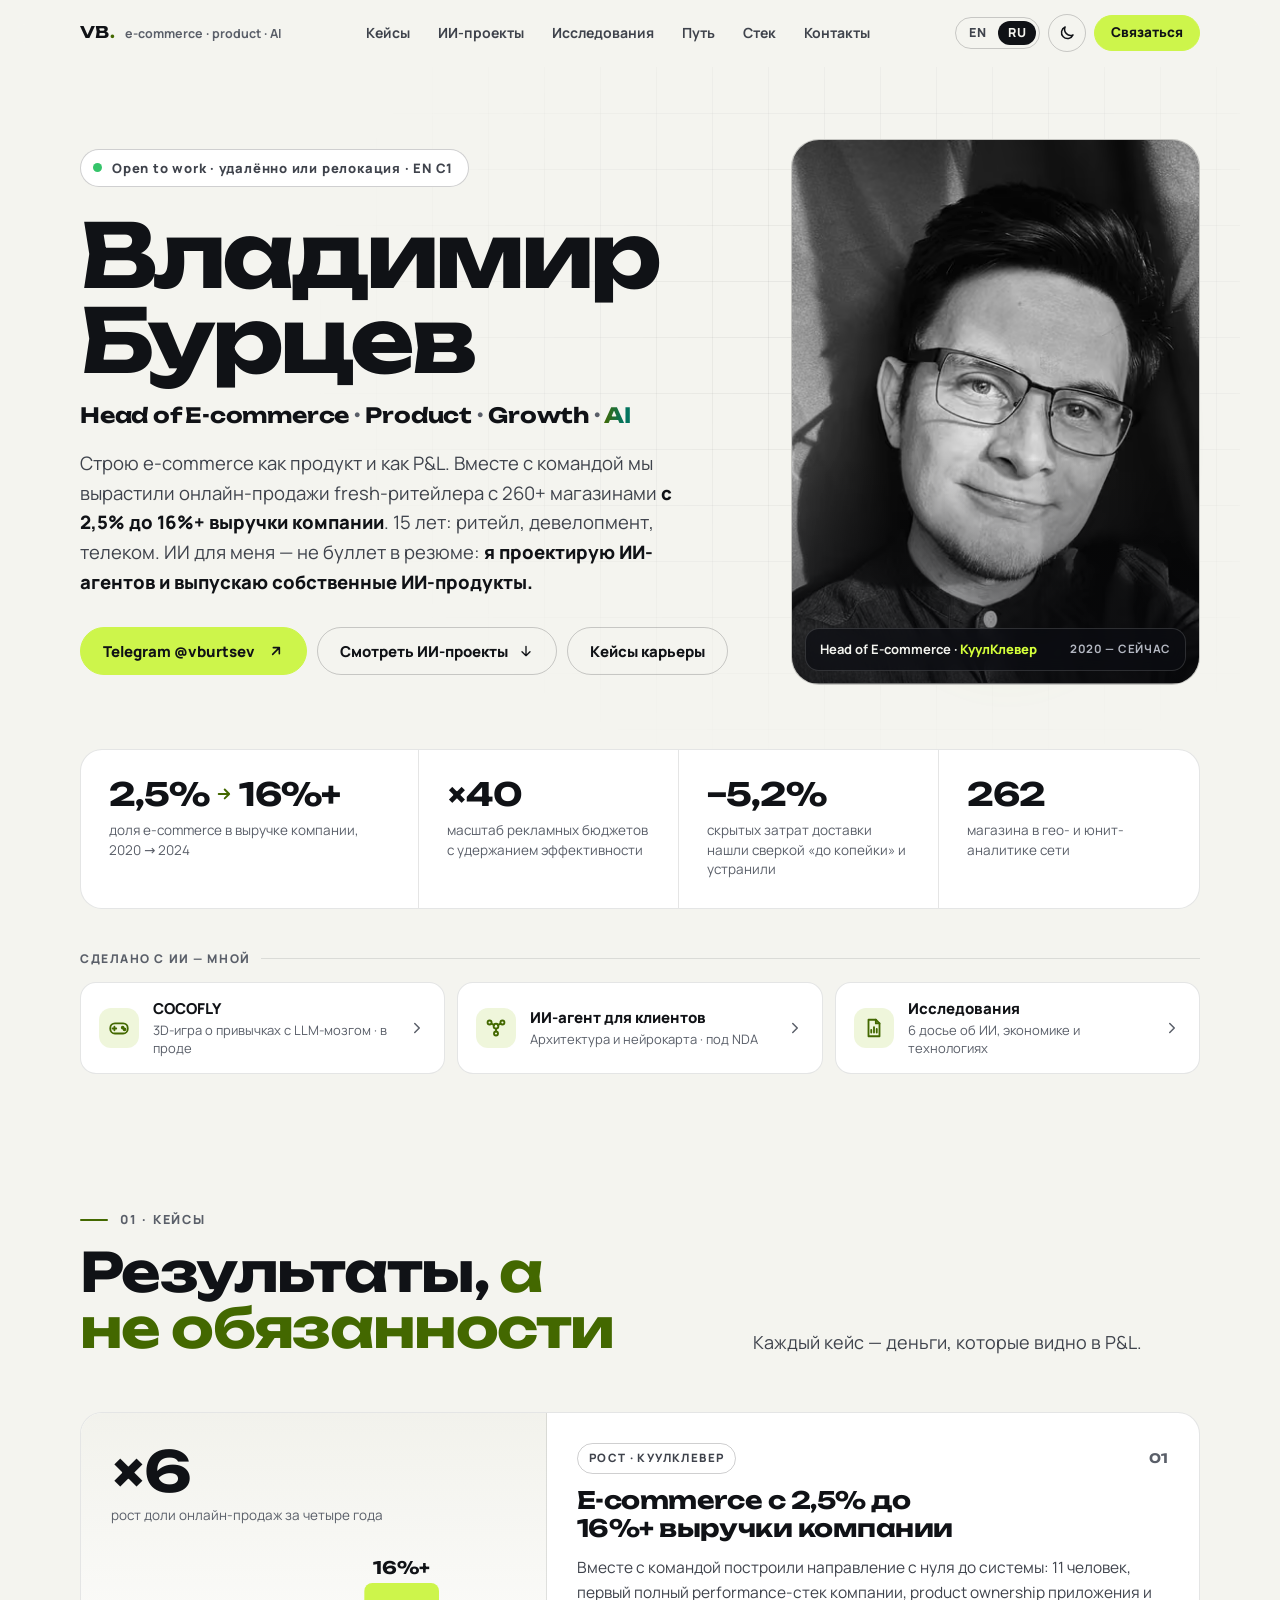
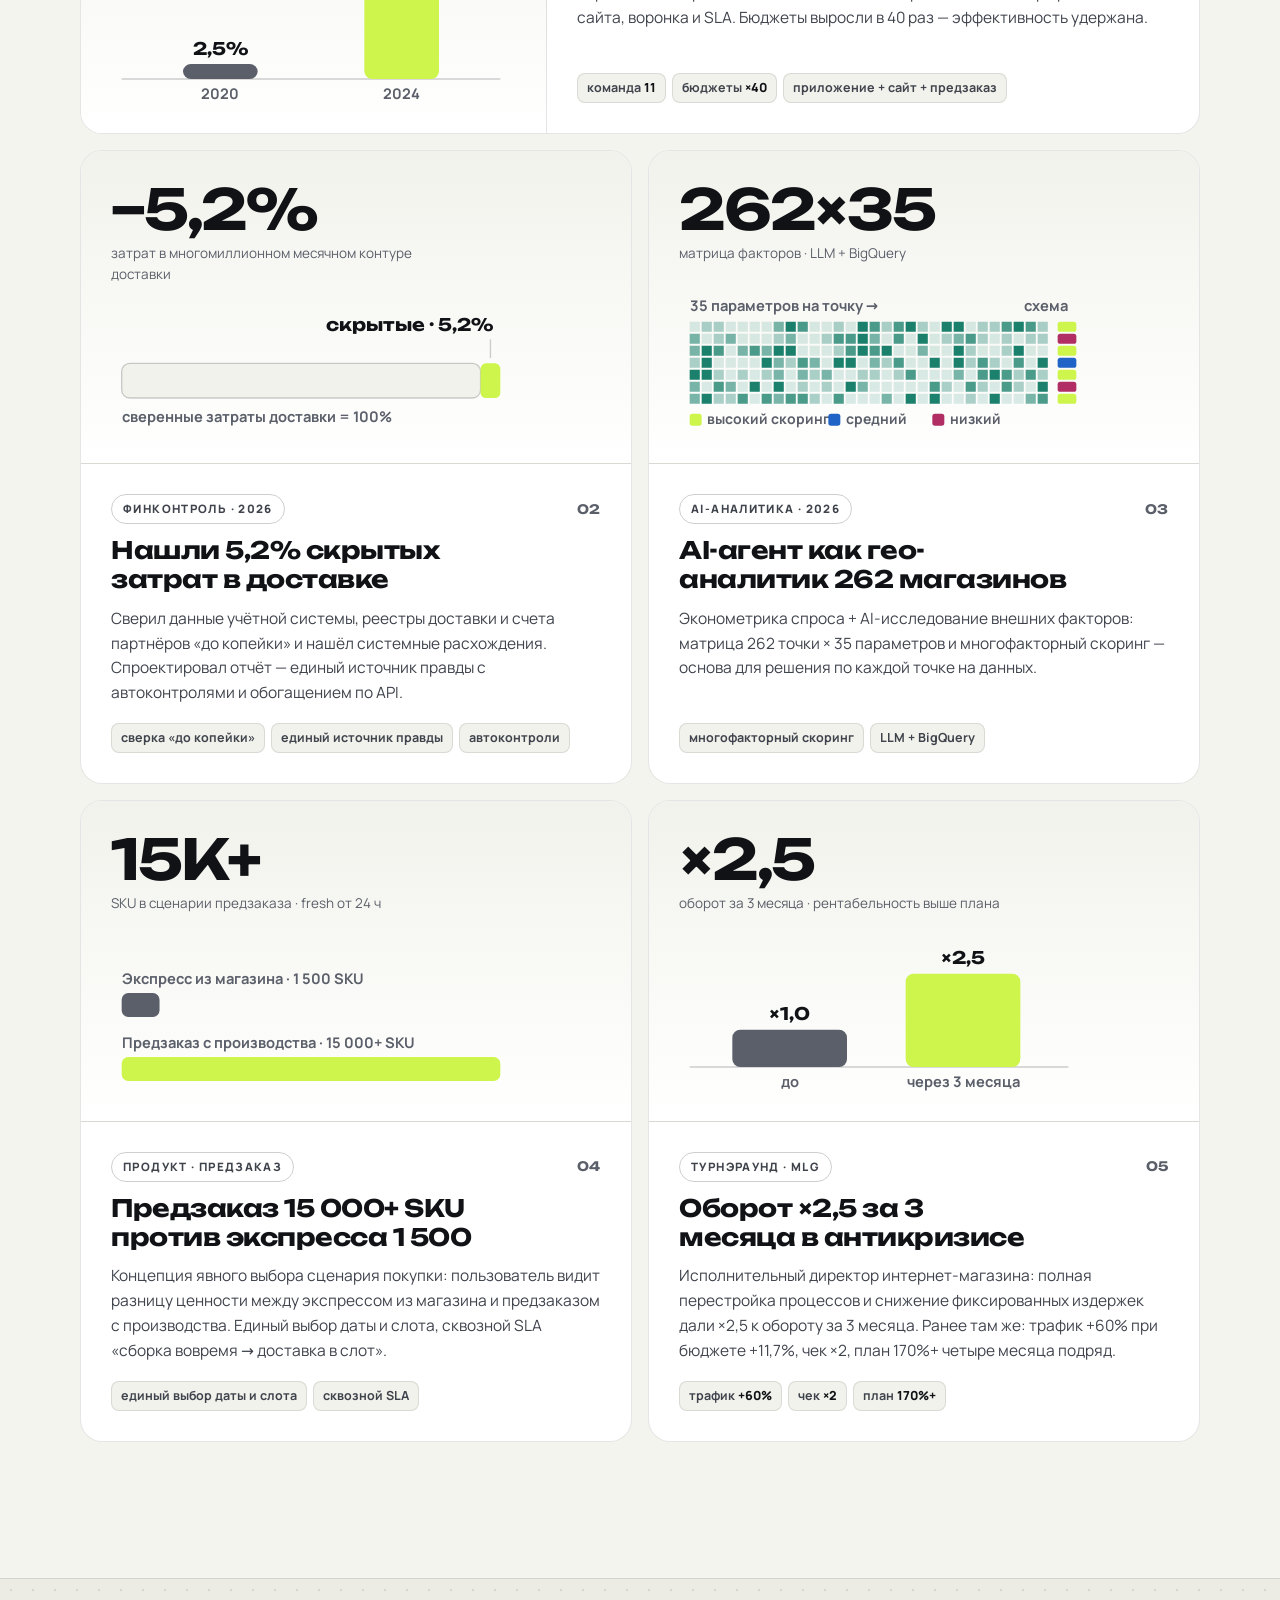
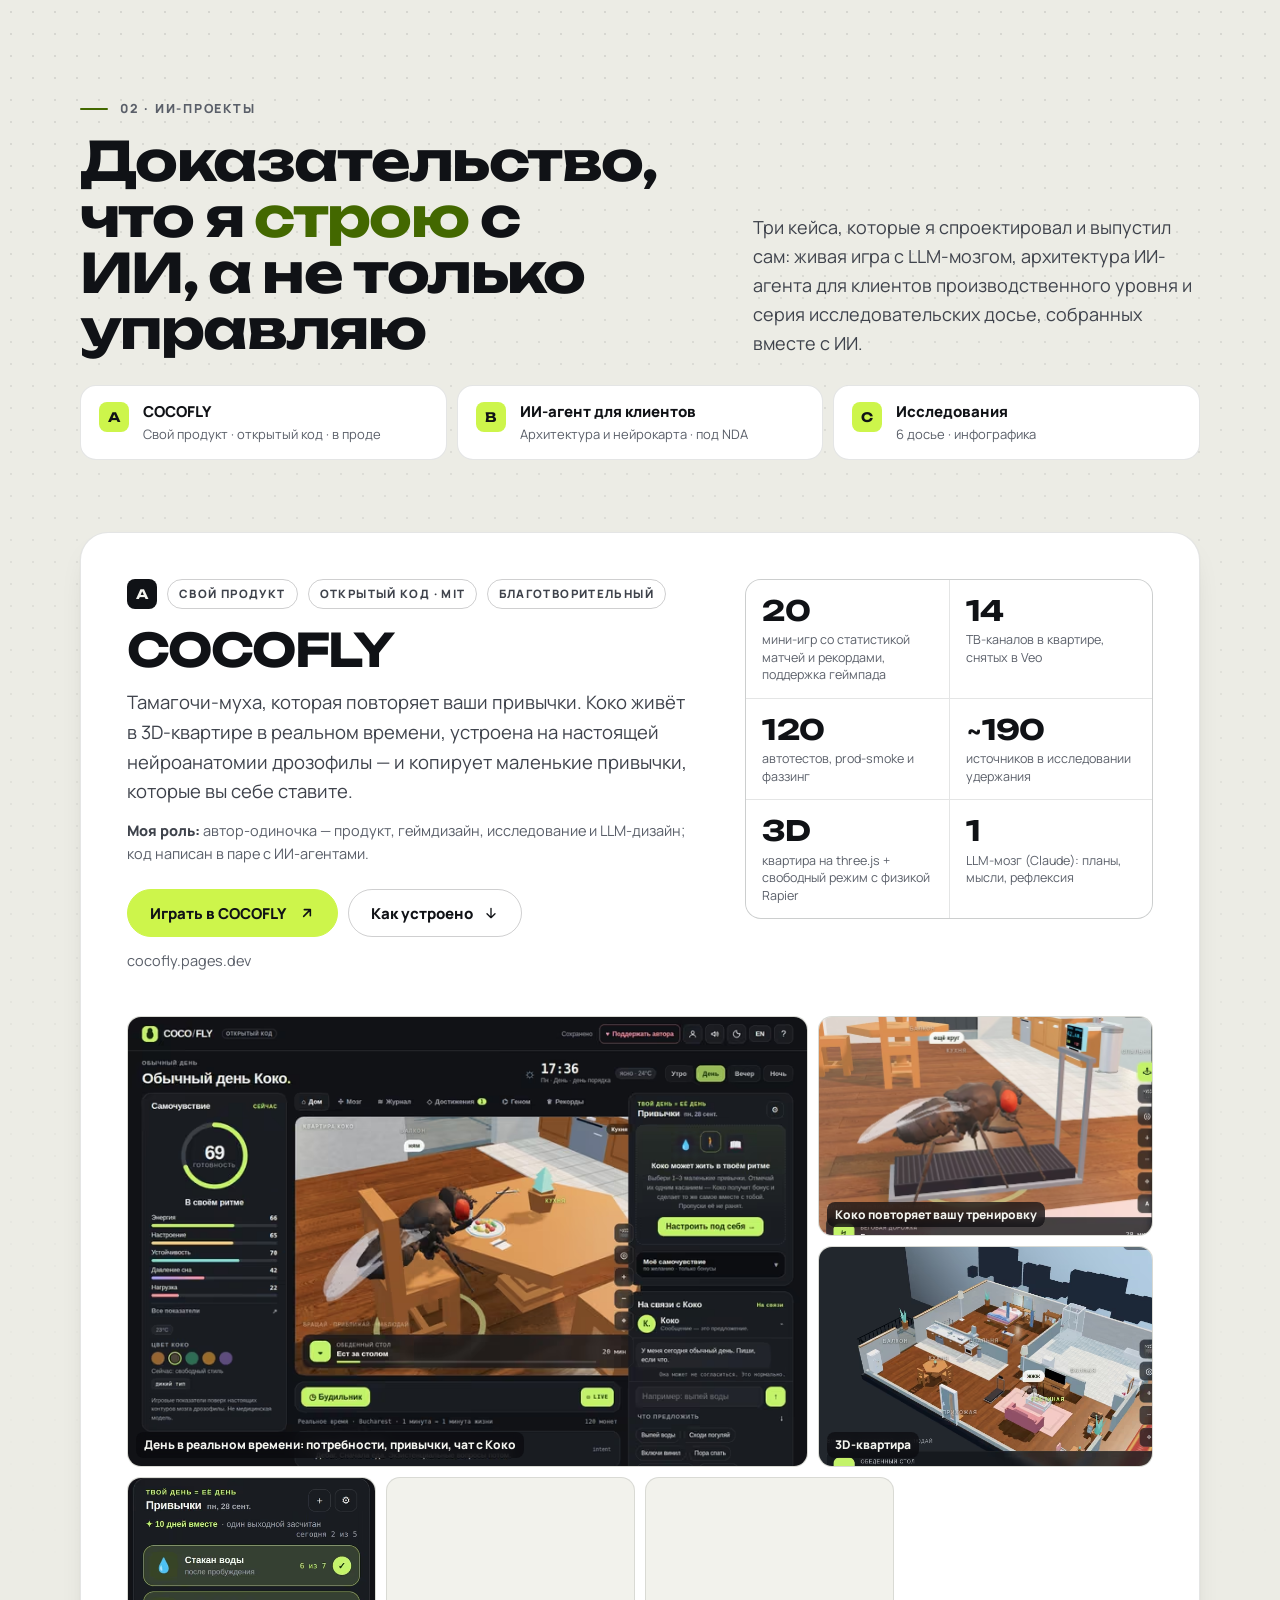
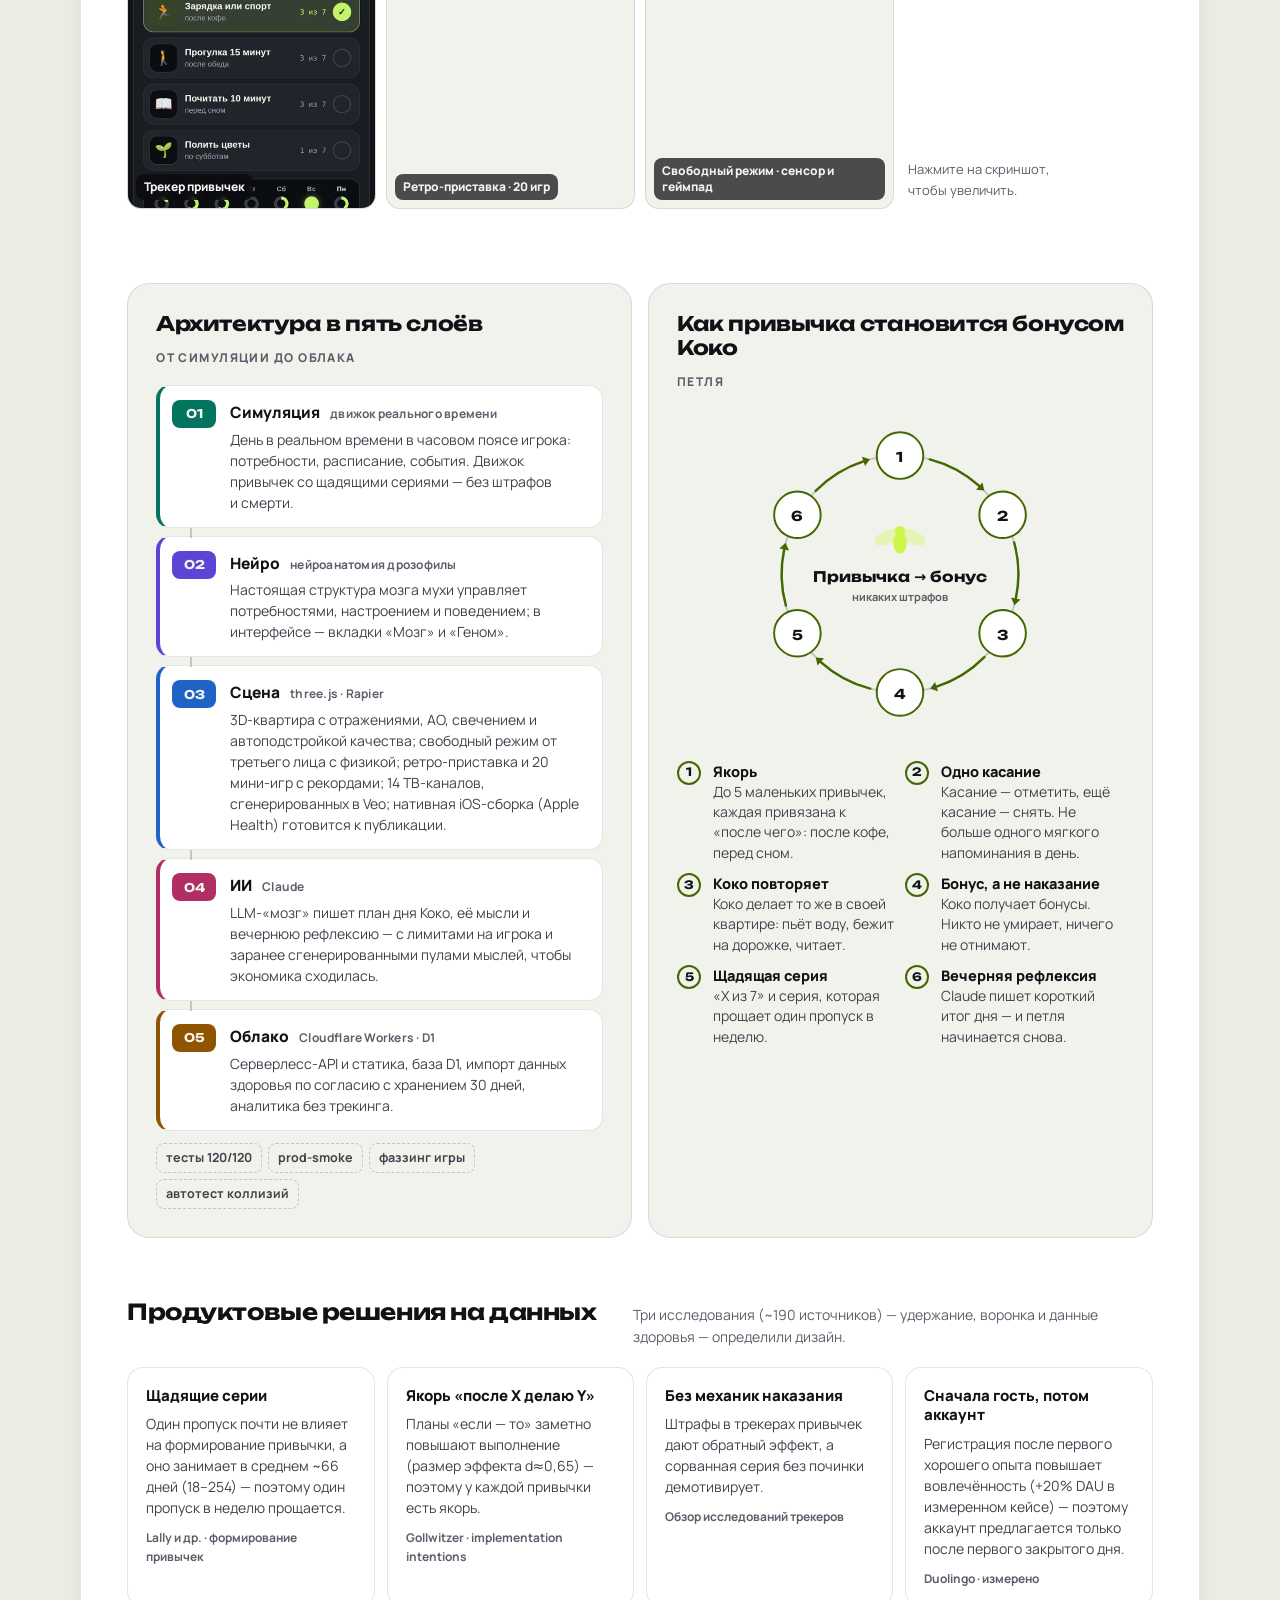
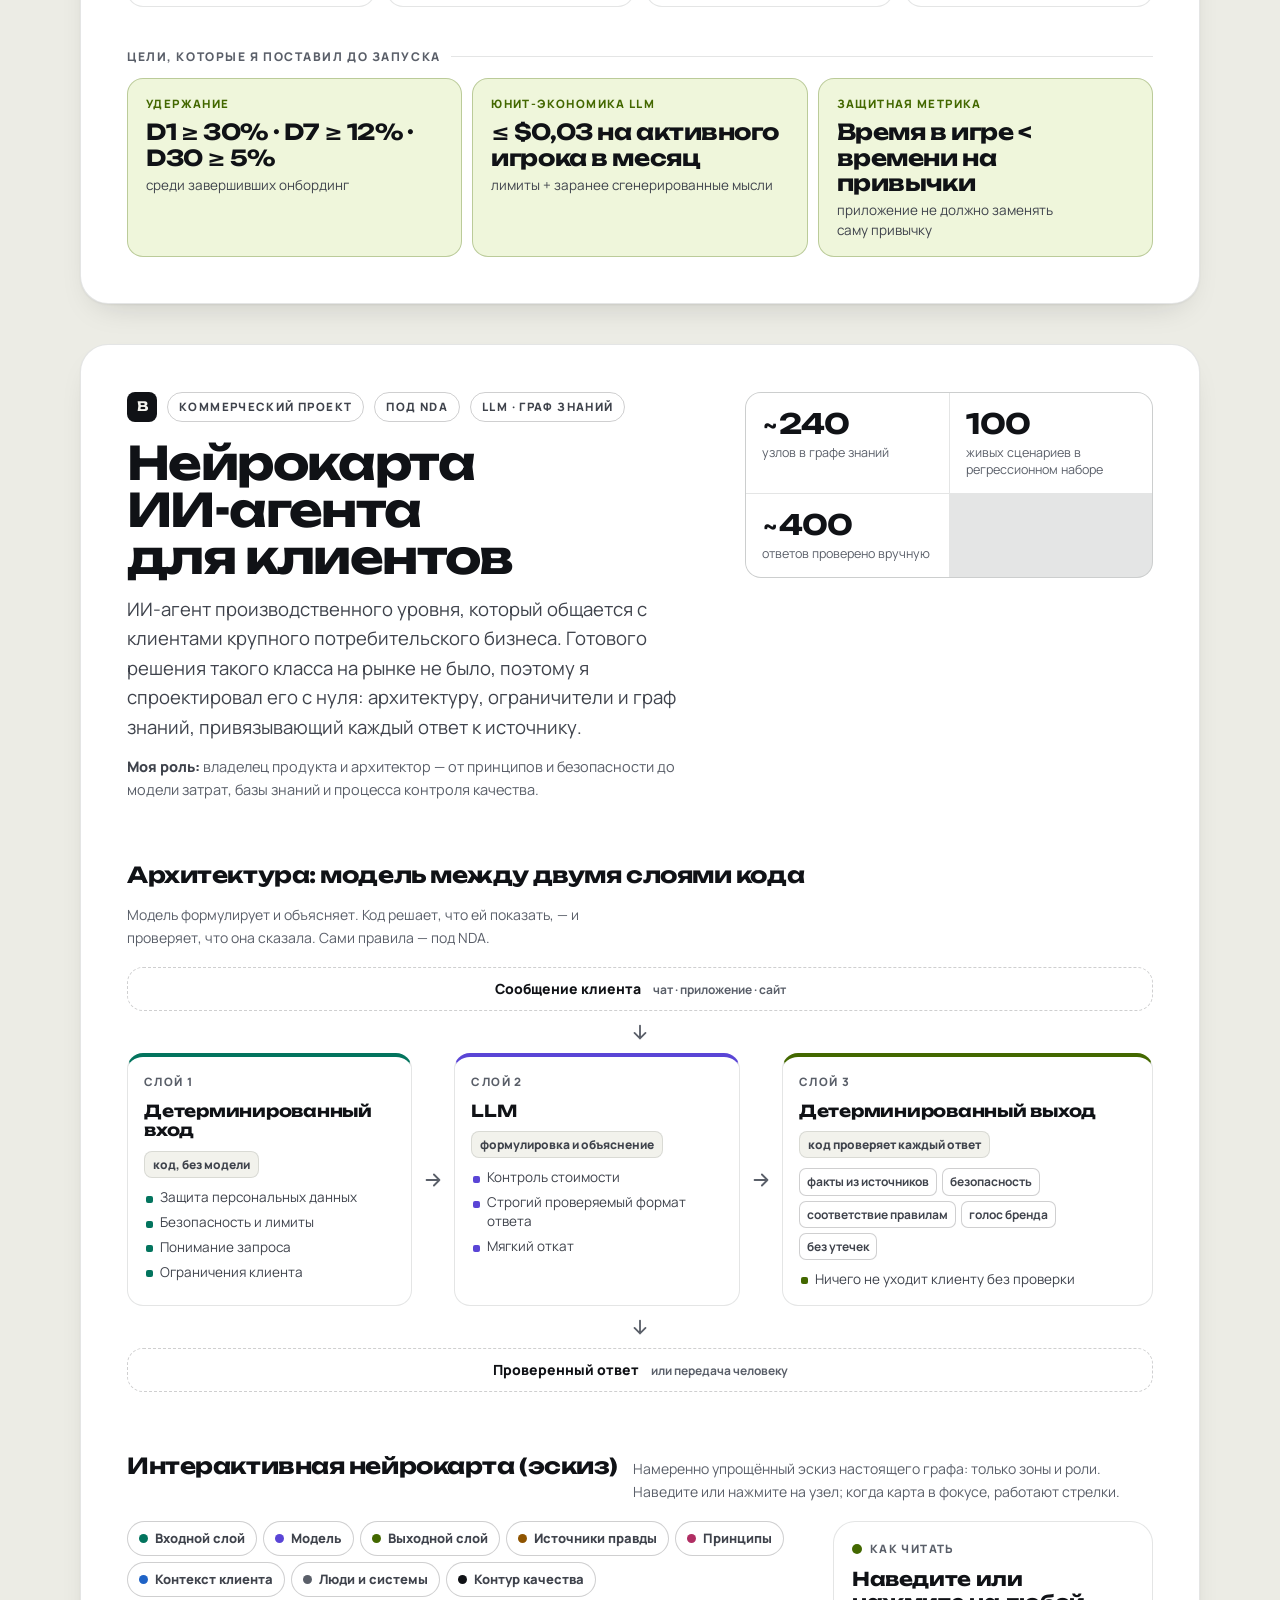
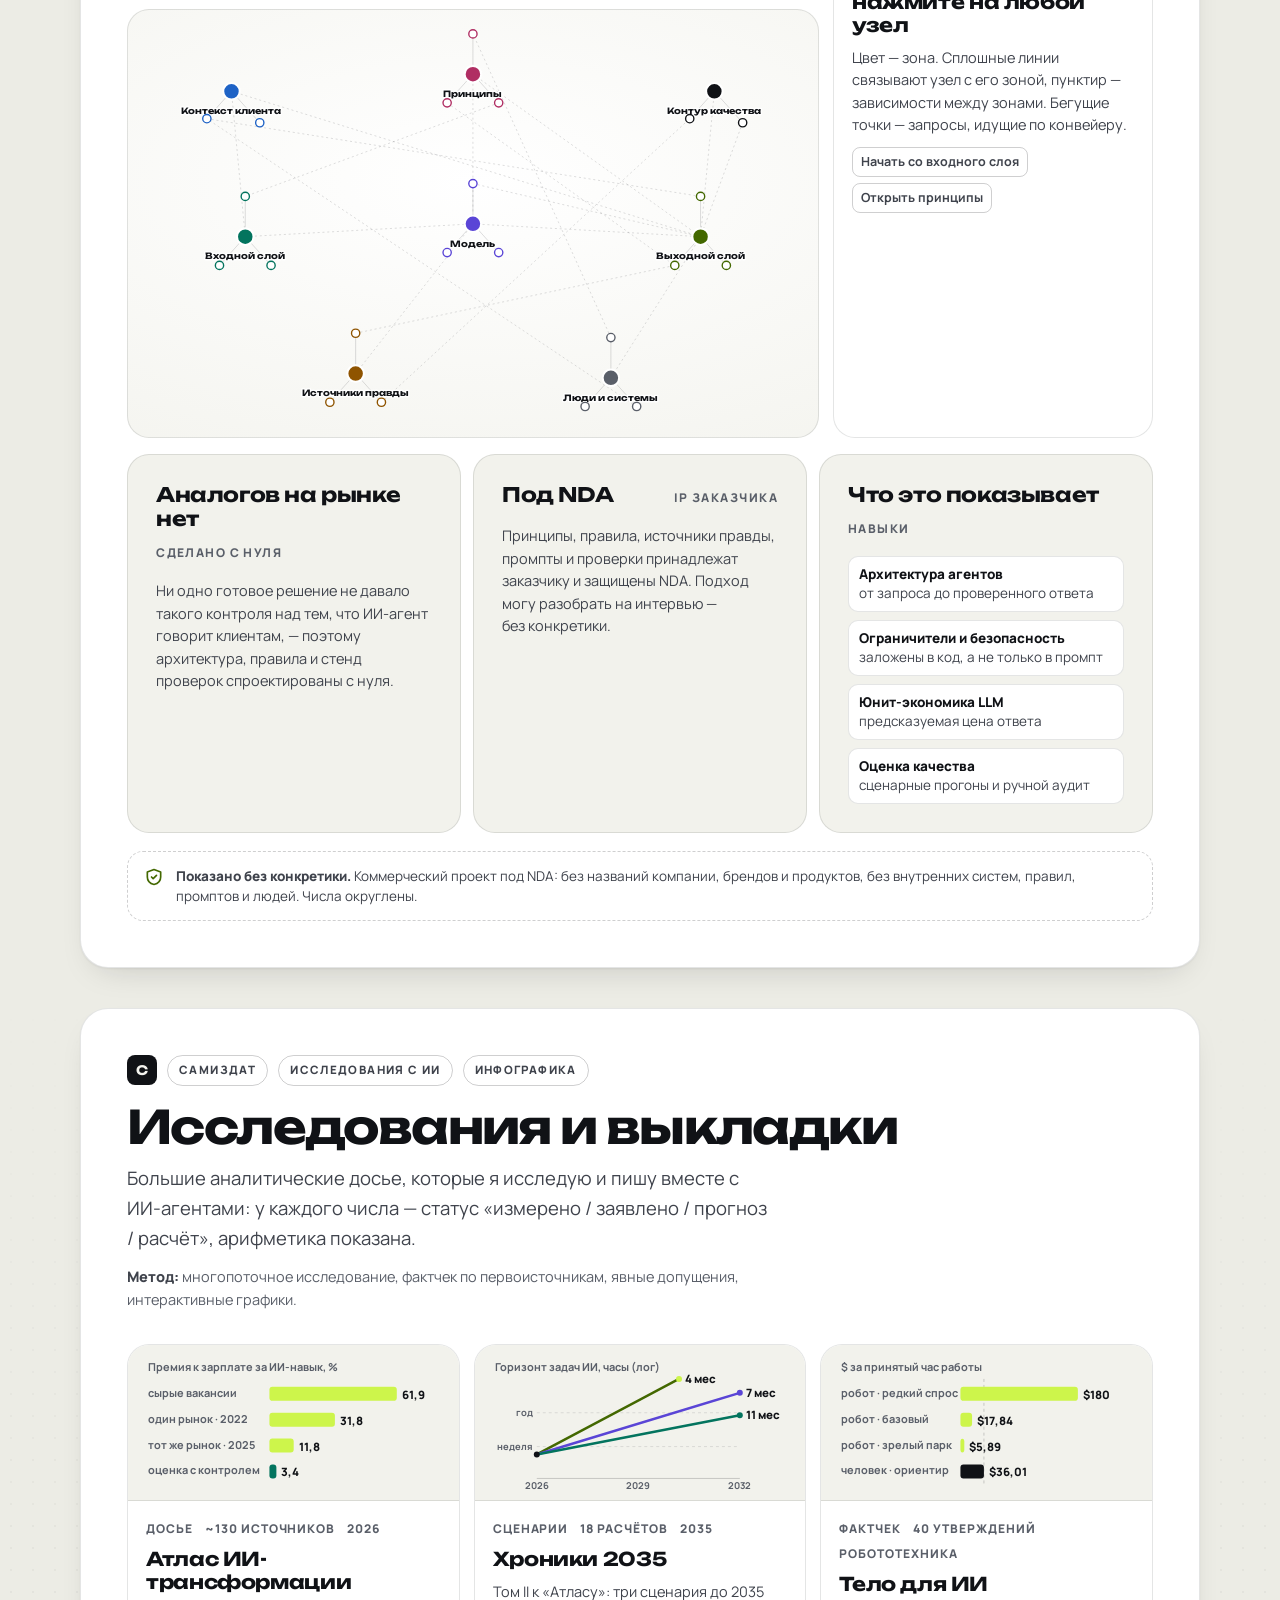
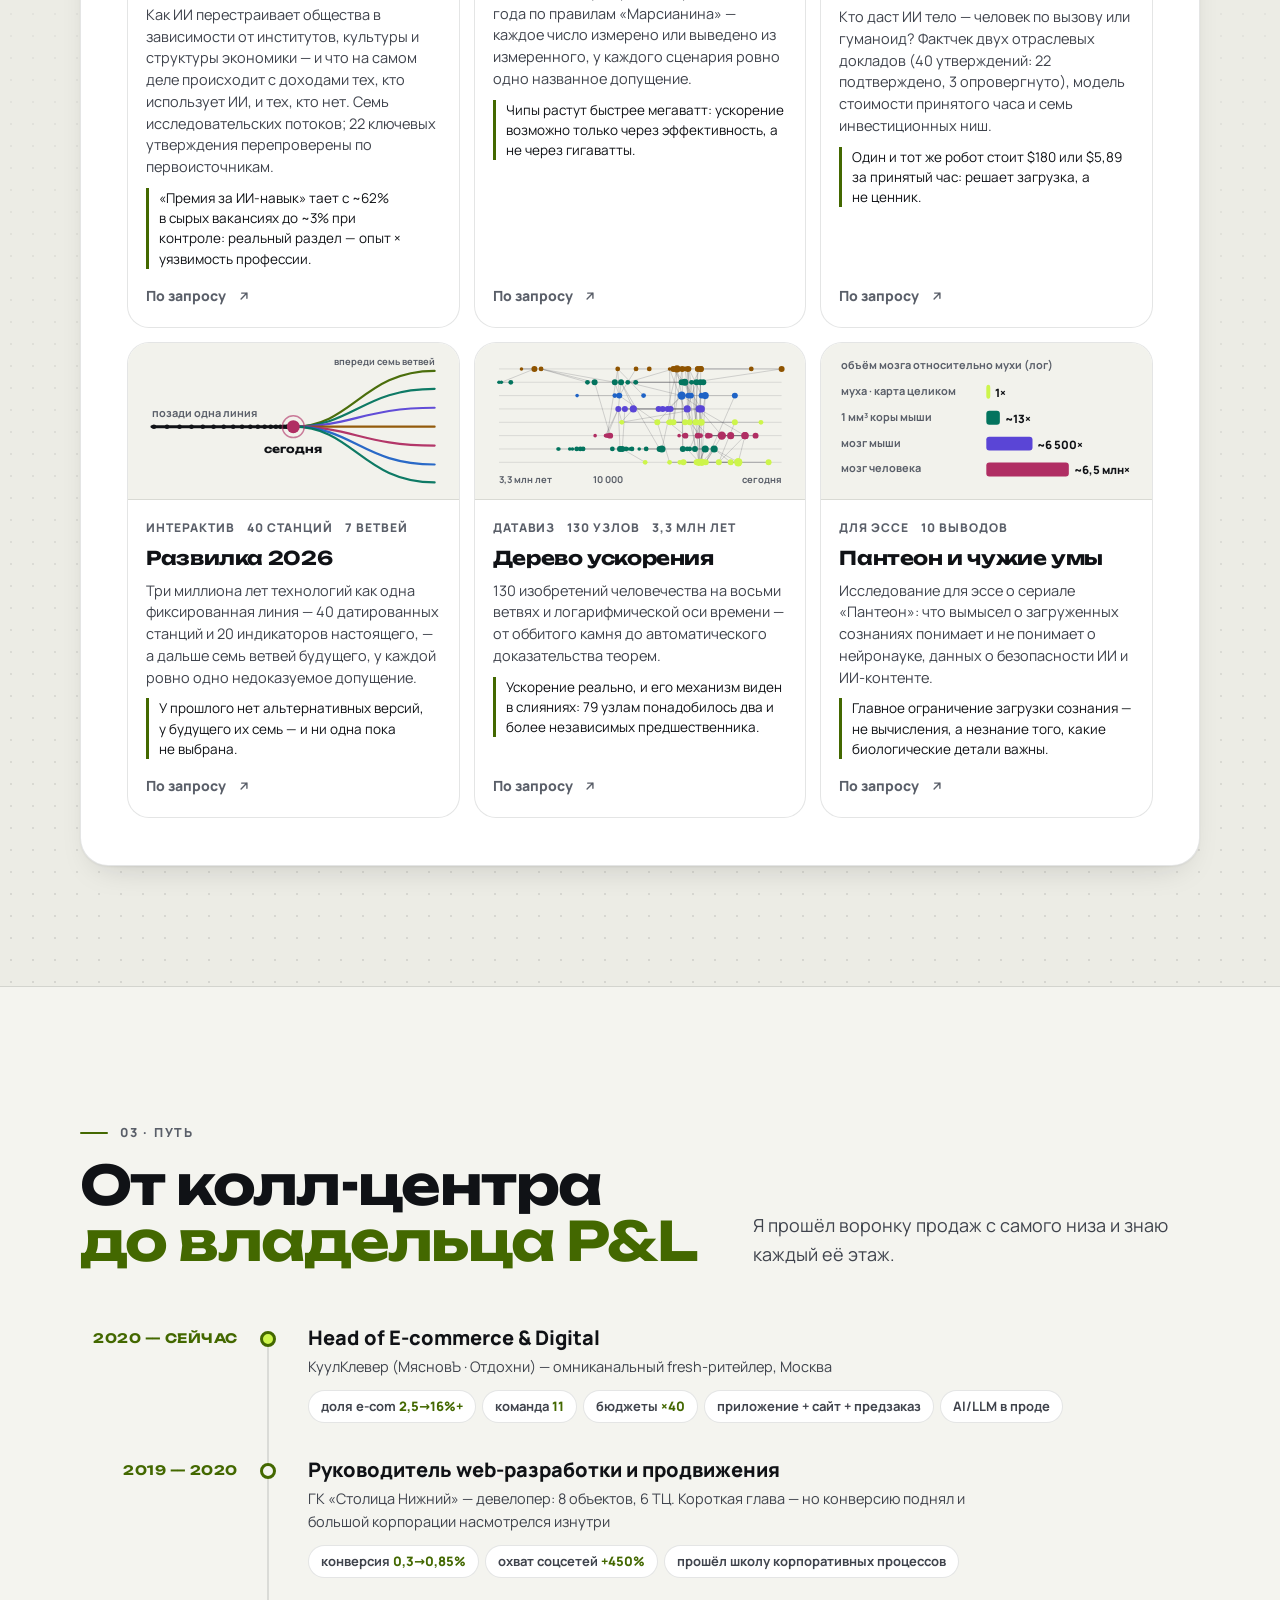
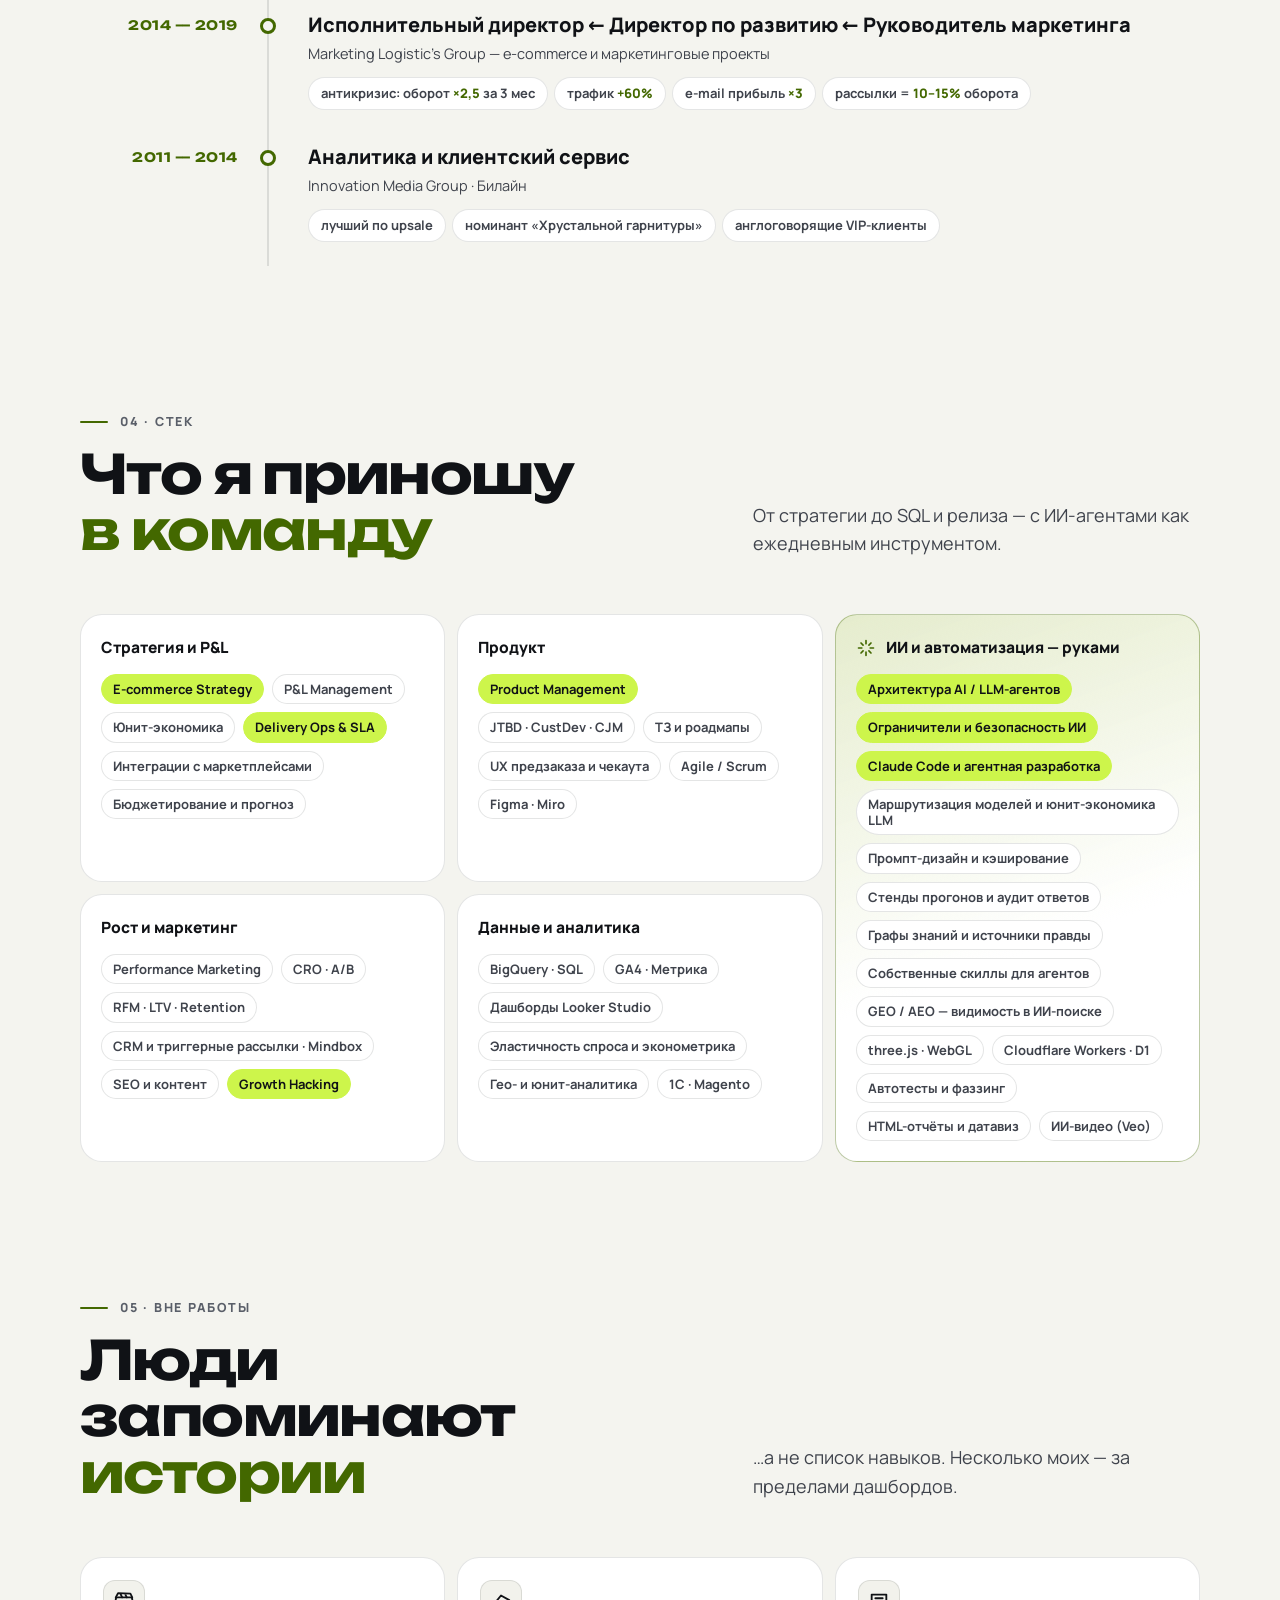
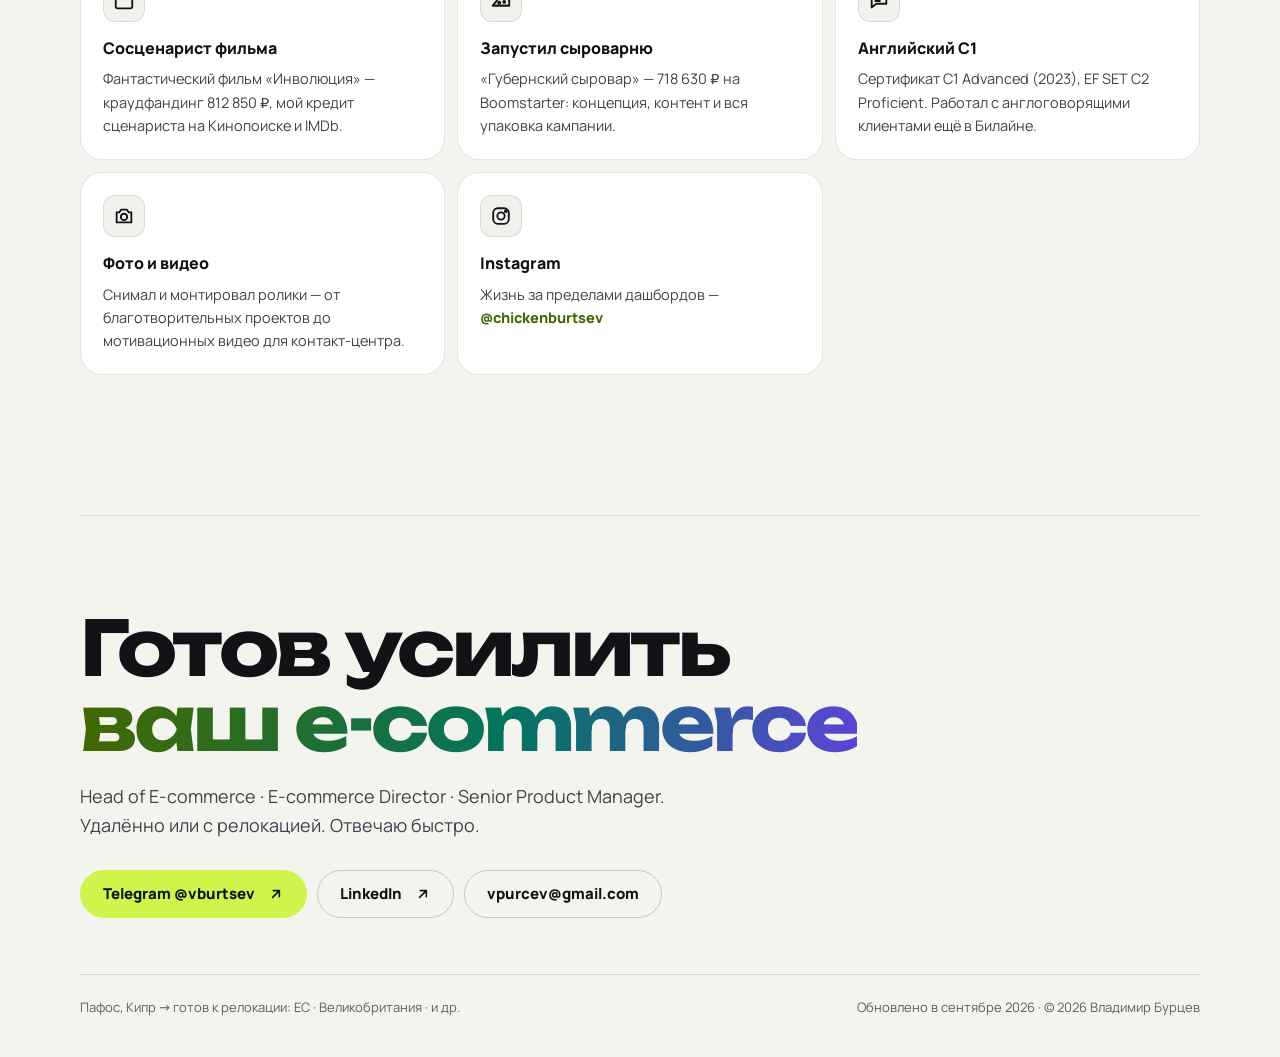
<file: ru.html>
<!DOCTYPE html>
<html lang="ru">
<head>
<meta charset="utf-8">
<meta name="viewport" content="width=device-width, initial-scale=1, viewport-fit=cover">
<title>Владимир Бурцев — Head of E-commerce · Product · Growth · AI</title>
<meta name="description" content="Head of E-commerce, который строит с ИИ: e-com с 2,5% до 16%+ выручки, бюджеты ×40, −5,2% затрат доставки. Кейсы ИИ-проектов внутри.">
<meta name="author" content="Владимир Бурцев">
<link rel="canonical" href="https://chickenburtsev.github.io/ru.html">
<link rel="alternate" hreflang="en" href="https://chickenburtsev.github.io/">
<link rel="alternate" hreflang="ru" href="https://chickenburtsev.github.io/ru.html">
<link rel="alternate" hreflang="x-default" href="https://chickenburtsev.github.io/">
<meta name="theme-color" content="#0A0B0F" media="(prefers-color-scheme: dark)">
<meta name="theme-color" content="#F4F4EF" media="(prefers-color-scheme: light)">
<meta name="color-scheme" content="dark light">
<link rel="icon" href="assets/favicon.svg" type="image/svg+xml">
<link rel="apple-touch-icon" href="assets/apple-touch-icon.png">
<!-- Open Graph / Twitter -->
<meta property="og:type" content="profile">
<meta property="og:site_name" content="Владимир Бурцев">
<meta property="og:title" content="Владимир Бурцев — E-commerce × Product × AI">
<meta property="og:description" content="Head of E-commerce, который строит с ИИ: e-com с 2,5% до 16%+ выручки, бюджеты ×40, −5,2% затрат доставки. Кейсы ИИ-проектов внутри.">
<meta property="og:url" content="https://chickenburtsev.github.io/ru.html">
<meta property="og:image" content="https://chickenburtsev.github.io/og-ru.png">
<meta property="og:image:width" content="1200">
<meta property="og:image:height" content="630">
<meta property="og:image:alt" content="Владимир Бурцев — E-commerce × Product × AI">
<meta property="og:locale" content="ru_RU">
<meta property="og:locale:alternate" content="en_US">
<meta property="profile:first_name" content="Владимир">
<meta property="profile:last_name" content="Бурцев">
<meta name="twitter:card" content="summary_large_image">
<meta name="twitter:title" content="Владимир Бурцев — E-commerce × Product × AI">
<meta name="twitter:description" content="Head of E-commerce, который строит с ИИ: e-com с 2,5% до 16%+ выручки, бюджеты ×40, −5,2% затрат доставки. Кейсы ИИ-проектов внутри.">
<meta name="twitter:image" content="https://chickenburtsev.github.io/og-ru.png">
<script>try{var _t=localStorage.getItem('vb-theme');if(_t==='light'||_t==='dark')document.documentElement.setAttribute('data-theme',_t);}catch(e){}</script>
<link rel="preload" href="assets/fonts/Unbounded-700-cyr.woff2" as="font" type="font/woff2" crossorigin>
<link rel="preload" href="assets/fonts/Manrope-400-cyr.woff2" as="font" type="font/woff2" crossorigin>
<link rel="stylesheet" href="assets/site.css?v=a75a6cee">
<script type="application/ld+json">{"@context": "https://schema.org", "@type": "Person", "name": "Владимир Бурцев", "alternateName": "Vladimir Burtsev", "jobTitle": "Head of E-commerce", "url": "https://chickenburtsev.github.io/ru.html", "image": "https://chickenburtsev.github.io/assets/img/vladimir-burtsev.webp", "email": "mailto:vpurcev@gmail.com", "sameAs": ["https://www.linkedin.com/in/vburtsev/", "https://t.me/vburtsev", "https://www.instagram.com/chickenburtsev"], "knowsAbout": ["E-commerce strategy", "Product management", "Growth marketing", "Unit economics", "LLM agents", "AI product design", "Delivery operations", "BigQuery"], "knowsLanguage": ["ru", "en"]}</script>
</head>
<body>
<a class="skip" href="#main">К содержанию</a>

<header class="nav">
  <div class="wrap nav-in">
    <a class="logo" href="#top" aria-label="Владимир Бурцев — наверх"><b>VB<i>.</i></b><span>e-commerce · product · AI</span></a>
    <nav class="nav-links" aria-label="Разделы">
      <a href="#cases">Кейсы</a><a href="#ai">ИИ-проекты</a><a href="#research">Исследования</a><a href="#path">Путь</a><a href="#stack">Стек</a><a href="#contact">Контакты</a>
    </nav>
    <div class="nav-r">
      <div class="seg" role="group" aria-label="Язык">
        <a href="index.html" hreflang="en" lang="en" data-lang-switch>EN</a><span aria-current="true">RU</span>
      </div>
      <button class="icon-btn" id="themeBtn" type="button" aria-label="Переключить тёмную / светлую тему" title="Переключить тёмную / светлую тему">
        <svg class="i-moon" viewBox="0 0 24 24" fill="none" stroke="currentColor" stroke-width="2" stroke-linecap="round" stroke-linejoin="round" aria-hidden="true"><path d="M20 14.5A8 8 0 0 1 9.5 4a8 8 0 1 0 10.5 10.5z"/></svg>
        <svg class="i-sun" viewBox="0 0 24 24" fill="none" stroke="currentColor" stroke-width="2" stroke-linecap="round" aria-hidden="true"><circle cx="12" cy="12" r="4"/><path d="M12 2v2M12 20v2M4.9 4.9l1.4 1.4M17.7 17.7l1.4 1.4M2 12h2M20 12h2M4.9 19.1l1.4-1.4M17.7 6.3l1.4-1.4"/></svg>
      </button>
      <a class="btn pri sm nav-cta" href="https://t.me/vburtsev" target="_blank" rel="noopener">Связаться</a>
    </div>
  </div>
</header>

<main id="main">
<!-- ============================== HERO ============================== -->
<section class="hero wrap" id="top" aria-labelledby="hero-h">
  <div class="hero-grid">
    <div class="hero-copy">
      <p class="status"><span class="pulse" aria-hidden="true"></span>Open to work · удалённо или релокация · EN C1</p>
      <h1 id="hero-h">Владимир<br>Бурцев</h1>
      <p class="role"><span class="nw">Head of E-commerce</span> <span class="dot">·</span> Product <span class="dot">·</span> Growth <span class="dot">·</span> <em>AI</em></p>
      <p class="lead">Строю e-commerce как продукт и как P&amp;L. Вместе с командой мы вырастили онлайн-продажи fresh-ритейлера с 260+ магазинами <b>с 2,5% до 16%+ выручки компании</b>. 15 лет: ритейл, девелопмент, телеком. ИИ для меня — не буллет в резюме: <b>я проектирую ИИ-агентов и выпускаю собственные ИИ-продукты.</b></p>
      <div class="cta-row">
        <a class="btn pri" href="https://t.me/vburtsev" target="_blank" rel="noopener">Telegram @vburtsev<svg class="ext" viewBox="0 0 24 24" fill="none" stroke="currentColor" stroke-width="2.4" stroke-linecap="round" stroke-linejoin="round" aria-hidden="true"><path d="M7 17 17 7M8 7h9v9"/></svg></a>
        <a class="btn" href="#ai">Смотреть ИИ-проекты<svg viewBox="0 0 24 24" fill="none" stroke="currentColor" stroke-width="2" stroke-linecap="round" stroke-linejoin="round" aria-hidden="true"><path d="M12 5v14M6 13l6 6 6-6"/></svg></a>
        <a class="btn" href="#cases">Кейсы карьеры</a>
      </div>
    </div>
    <figure class="hero-photo">
      <div class="frame">
        <picture>
          <source type="image/avif" srcset="assets/img/vladimir-burtsev-420.avif 420w, assets/img/vladimir-burtsev.avif 720w" sizes="(min-width: 920px) 420px, 90vw">
          <source type="image/webp" srcset="assets/img/vladimir-burtsev-420.webp 420w, assets/img/vladimir-burtsev.webp 720w" sizes="(min-width: 920px) 420px, 90vw">
          <img src="assets/img/vladimir-burtsev.webp" width="720" height="960" alt="Владимир Бурцев, портрет" fetchpriority="high" decoding="async">
        </picture>
      </div>
      <figcaption class="badge"><span>Head of E-commerce · <b>КуулКлевер</b></span><small>2020 — сейчас</small></figcaption>
    </figure>
  </div>

  <ul class="kpis">
    <li class="kpi"><div class="kpi-v">2,5%<svg viewBox="0 0 24 24" fill="none" stroke="currentColor" stroke-width="2.6" stroke-linecap="round" stroke-linejoin="round" aria-hidden="true"><path d="M5 12h14M13 6l6 6-6 6"/></svg>16%+</div><div class="kpi-l">доля e-commerce в выручке компании, 2020 → 2024</div></li>
    <li class="kpi"><div class="kpi-v">×40</div><div class="kpi-l">масштаб рекламных бюджетов с удержанием эффективности</div></li>
    <li class="kpi"><div class="kpi-v">−5,2%</div><div class="kpi-l">скрытых затрат доставки нашли сверкой «до копейки» и устранили</div></li>
    <li class="kpi"><div class="kpi-v">262</div><div class="kpi-l">магазина в гео- и юнит-аналитике сети</div></li>
    
  </ul>

  <p class="teaser-k">Сделано с ИИ — мной</p>
  <div class="teaser">
    <a href="#cocofly"><span class="ti"><svg viewBox="0 0 24 24" fill="none" stroke="currentColor" stroke-width="2" stroke-linecap="round" stroke-linejoin="round" aria-hidden="true"><rect x="2.5" y="7" width="19" height="11" rx="5"/><path d="M7 10.5v4M5 12.5h4"/><circle cx="16" cy="11.5" r="1" fill="currentColor"/><circle cx="18" cy="13.5" r="1" fill="currentColor"/></svg></span><span><b>COCOFLY</b><small>3D-игра о привычках с LLM-мозгом · в проде</small></span><svg viewBox="0 0 24 24" fill="none" stroke="currentColor" stroke-width="2" stroke-linecap="round" stroke-linejoin="round" aria-hidden="true" class="go"><path d="M9 6l6 6-6 6"/></svg></a>
    <a href="#agent"><span class="ti"><svg viewBox="0 0 24 24" fill="none" stroke="currentColor" stroke-width="2" stroke-linecap="round" stroke-linejoin="round" aria-hidden="true"><circle cx="5" cy="6" r="2.2"/><circle cx="19" cy="6" r="2.2"/><circle cx="12" cy="18" r="2.2"/><circle cx="12" cy="10" r="2.6"/><path d="M7 7l3 2M17 7l-3 2M12 12.6v3.2"/></svg></span><span><b>ИИ-агент для клиентов</b><small>Архитектура и нейрокарта · под NDA</small></span><svg viewBox="0 0 24 24" fill="none" stroke="currentColor" stroke-width="2" stroke-linecap="round" stroke-linejoin="round" aria-hidden="true" class="go"><path d="M9 6l6 6-6 6"/></svg></a>
    <a href="#research"><span class="ti"><svg viewBox="0 0 24 24" fill="none" stroke="currentColor" stroke-width="2" stroke-linecap="round" stroke-linejoin="round" aria-hidden="true"><path d="M6 3h8l4 4v14H6z"/><path d="M14 3v4h4M9 17v-3M12 17v-6M15 17v-4"/></svg></span><span><b>Исследования</b><small>6 досье об ИИ, экономике и технологиях</small></span><svg viewBox="0 0 24 24" fill="none" stroke="currentColor" stroke-width="2" stroke-linecap="round" stroke-linejoin="round" aria-hidden="true" class="go"><path d="M9 6l6 6-6 6"/></svg></a>
    
  </div>
</section>

<!-- ============================== CASES ============================== -->
<section class="sec wrap" id="cases" aria-labelledby="cases-h">
  <header class="sec-h rv">
    <div><p class="sec-n">01 · Кейсы</p><h2 id="cases-h">Результаты, <em>а не обязанности</em></h2></div>
    <p class="sec-lead">Каждый кейс — деньги, которые видно в P&amp;L.</p>
  </header>
  <div class="cases">
    
    <article class="case rv feat">
      <div class="case-fig">
        <div class="case-v">×6</div>
        <div class="case-k">рост доли онлайн-продаж за четыре года</div>
        <svg viewBox="0 0 300 114" role="img" aria-label="Доля e-commerce в выручке: 2,5% в 2020, 16%+ в 2024" xmlns="http://www.w3.org/2000/svg" focusable="false"><line class="v-axis" x1="8" y1="96" x2="292" y2="96"/><rect class="v-mut" x="54" y="84.8" width="56" height="11.2" rx="6"/><text class="v-tb" x="82" y="77.8" text-anchor="middle">2,5%</text><text class="v-t" x="82" y="111" text-anchor="middle">2020</text><rect class="v-acc" x="190" y="24.0" width="56" height="72.0" rx="6"/><text class="v-tb" x="218" y="17.0" text-anchor="middle">16%+</text><text class="v-t" x="218" y="111" text-anchor="middle">2024</text></svg>
      </div>
      <div class="case-body">
        <div class="case-top"><span class="tag">Рост · КуулКлевер</span><span class="case-no">01</span></div>
        <h3>E-commerce с 2,5% до 16%+ выручки компании</h3>
        <p>Вместе с командой построили направление с нуля до системы: 11 человек, первый полный performance-стек компании, product ownership приложения и сайта, воронка и SLA. Бюджеты выросли в 40 раз — эффективность удержана.</p>
        <div class="facts"><span>команда <b>11</b></span><span>бюджеты <b>×40</b></span><span>приложение + сайт + предзаказ</span></div>
      </div>
    </article>
    
    <article class="case rv">
      <div class="case-fig">
        <div class="case-v">−5,2%</div>
        <div class="case-k">затрат в многомиллионном месячном контуре доставки</div>
        <svg viewBox="0 0 300 92" role="img" aria-label="Скрытые затраты составили 5,2% всех затрат доставки" xmlns="http://www.w3.org/2000/svg" focusable="false"><rect class="v-soft" x="8" y="40" width="269.2" height="26" rx="6"/><rect class="v-acc" x="277.2" y="40" width="14.8" height="26" rx="4"/><line class="v-axis" x1="284.6" y1="36" x2="284.6" y2="22"/><text class="v-tb" x="286.6" y="16" text-anchor="end">скрытые · 5,2%</text><text class="v-t" x="8" y="84">сверенные затраты доставки = 100%</text></svg>
      </div>
      <div class="case-body">
        <div class="case-top"><span class="tag">Финконтроль · 2026</span><span class="case-no">02</span></div>
        <h3>Нашли 5,2% скрытых затрат в доставке</h3>
        <p>Сверил данные учётной системы, реестры доставки и счета партнёров «до копейки» и нашёл системные расхождения. Спроектировал отчёт — единый источник правды с автоконтролями и обогащением по API.</p>
        <div class="facts"><span>сверка «до копейки»</span><span>единый источник правды</span><span>автоконтроли</span></div>
      </div>
    </article>
    
    <article class="case rv">
      <div class="case-fig">
        <div class="case-v">262×35</div>
        <div class="case-k">матрица факторов · LLM + BigQuery</div>
        <svg viewBox="0 0 300 103.0" role="img" aria-label="Схема: матрица точка × параметр и скоринг каждой точки" xmlns="http://www.w3.org/2000/svg" focusable="false"><text class="v-t" x="8" y="12">35 параметров на точку →</text><text class="v-t" x="292" y="12" text-anchor="end">схема</text><path class="v-c2" d="M8.0 20.0h7.6v7.6h-7.6zM35.0 20.0h7.6v7.6h-7.6zM44.0 20.0h7.6v7.6h-7.6zM53.0 20.0h7.6v7.6h-7.6zM62.0 20.0h7.6v7.6h-7.6zM98.0 20.0h7.6v7.6h-7.6zM107.0 20.0h7.6v7.6h-7.6zM125.0 20.0h7.6v7.6h-7.6zM188.0 20.0h7.6v7.6h-7.6zM215.0 20.0h7.6v7.6h-7.6zM17.0 29.0h7.6v7.6h-7.6zM44.0 29.0h7.6v7.6h-7.6zM53.0 29.0h7.6v7.6h-7.6zM62.0 29.0h7.6v7.6h-7.6zM89.0 29.0h7.6v7.6h-7.6zM98.0 29.0h7.6v7.6h-7.6zM152.0 29.0h7.6v7.6h-7.6zM170.0 29.0h7.6v7.6h-7.6zM188.0 29.0h7.6v7.6h-7.6zM233.0 29.0h7.6v7.6h-7.6zM251.0 29.0h7.6v7.6h-7.6zM35.0 38.0h7.6v7.6h-7.6zM89.0 38.0h7.6v7.6h-7.6zM98.0 38.0h7.6v7.6h-7.6zM107.0 38.0h7.6v7.6h-7.6zM161.0 38.0h7.6v7.6h-7.6zM170.0 38.0h7.6v7.6h-7.6zM188.0 38.0h7.6v7.6h-7.6zM197.0 38.0h7.6v7.6h-7.6zM224.0 38.0h7.6v7.6h-7.6zM233.0 38.0h7.6v7.6h-7.6zM260.0 38.0h7.6v7.6h-7.6zM269.0 38.0h7.6v7.6h-7.6zM26.0 47.0h7.6v7.6h-7.6zM35.0 47.0h7.6v7.6h-7.6zM44.0 47.0h7.6v7.6h-7.6zM53.0 47.0h7.6v7.6h-7.6zM107.0 47.0h7.6v7.6h-7.6zM134.0 47.0h7.6v7.6h-7.6zM170.0 47.0h7.6v7.6h-7.6zM179.0 47.0h7.6v7.6h-7.6zM197.0 47.0h7.6v7.6h-7.6zM242.0 47.0h7.6v7.6h-7.6zM260.0 47.0h7.6v7.6h-7.6zM35.0 56.0h7.6v7.6h-7.6zM53.0 56.0h7.6v7.6h-7.6zM80.0 56.0h7.6v7.6h-7.6zM116.0 56.0h7.6v7.6h-7.6zM125.0 56.0h7.6v7.6h-7.6zM152.0 56.0h7.6v7.6h-7.6zM179.0 56.0h7.6v7.6h-7.6zM188.0 56.0h7.6v7.6h-7.6zM197.0 56.0h7.6v7.6h-7.6zM215.0 56.0h7.6v7.6h-7.6zM17.0 65.0h7.6v7.6h-7.6zM44.0 65.0h7.6v7.6h-7.6zM62.0 65.0h7.6v7.6h-7.6zM80.0 65.0h7.6v7.6h-7.6zM98.0 65.0h7.6v7.6h-7.6zM116.0 65.0h7.6v7.6h-7.6zM143.0 65.0h7.6v7.6h-7.6zM152.0 65.0h7.6v7.6h-7.6zM161.0 65.0h7.6v7.6h-7.6zM170.0 65.0h7.6v7.6h-7.6zM179.0 65.0h7.6v7.6h-7.6zM206.0 65.0h7.6v7.6h-7.6zM233.0 65.0h7.6v7.6h-7.6zM260.0 65.0h7.6v7.6h-7.6zM53.0 74.0h7.6v7.6h-7.6zM107.0 74.0h7.6v7.6h-7.6zM125.0 74.0h7.6v7.6h-7.6zM134.0 74.0h7.6v7.6h-7.6zM143.0 74.0h7.6v7.6h-7.6zM161.0 74.0h7.6v7.6h-7.6zM179.0 74.0h7.6v7.6h-7.6zM197.0 74.0h7.6v7.6h-7.6zM206.0 74.0h7.6v7.6h-7.6zM224.0 74.0h7.6v7.6h-7.6zM242.0 74.0h7.6v7.6h-7.6zM251.0 74.0h7.6v7.6h-7.6z" opacity="0.14"/><path class="v-c2" d="M17.0 20.0h7.6v7.6h-7.6zM26.0 20.0h7.6v7.6h-7.6zM116.0 20.0h7.6v7.6h-7.6zM152.0 20.0h7.6v7.6h-7.6zM179.0 20.0h7.6v7.6h-7.6zM224.0 20.0h7.6v7.6h-7.6zM233.0 20.0h7.6v7.6h-7.6zM269.0 20.0h7.6v7.6h-7.6zM26.0 29.0h7.6v7.6h-7.6zM71.0 29.0h7.6v7.6h-7.6zM107.0 29.0h7.6v7.6h-7.6zM197.0 29.0h7.6v7.6h-7.6zM224.0 29.0h7.6v7.6h-7.6zM242.0 29.0h7.6v7.6h-7.6zM260.0 29.0h7.6v7.6h-7.6zM269.0 29.0h7.6v7.6h-7.6zM116.0 38.0h7.6v7.6h-7.6zM215.0 38.0h7.6v7.6h-7.6zM242.0 38.0h7.6v7.6h-7.6zM8.0 47.0h7.6v7.6h-7.6zM80.0 47.0h7.6v7.6h-7.6zM152.0 47.0h7.6v7.6h-7.6zM215.0 47.0h7.6v7.6h-7.6zM233.0 47.0h7.6v7.6h-7.6zM26.0 56.0h7.6v7.6h-7.6zM44.0 56.0h7.6v7.6h-7.6zM62.0 56.0h7.6v7.6h-7.6zM98.0 56.0h7.6v7.6h-7.6zM134.0 56.0h7.6v7.6h-7.6zM143.0 56.0h7.6v7.6h-7.6zM161.0 56.0h7.6v7.6h-7.6zM251.0 56.0h7.6v7.6h-7.6zM269.0 56.0h7.6v7.6h-7.6zM89.0 65.0h7.6v7.6h-7.6zM107.0 65.0h7.6v7.6h-7.6zM197.0 65.0h7.6v7.6h-7.6zM224.0 65.0h7.6v7.6h-7.6zM251.0 65.0h7.6v7.6h-7.6zM26.0 74.0h7.6v7.6h-7.6zM35.0 74.0h7.6v7.6h-7.6zM98.0 74.0h7.6v7.6h-7.6zM215.0 74.0h7.6v7.6h-7.6z" opacity="0.33"/><path class="v-c2" d="M71.0 20.0h7.6v7.6h-7.6zM8.0 29.0h7.6v7.6h-7.6zM35.0 29.0h7.6v7.6h-7.6zM80.0 29.0h7.6v7.6h-7.6zM143.0 29.0h7.6v7.6h-7.6zM206.0 29.0h7.6v7.6h-7.6zM8.0 38.0h7.6v7.6h-7.6zM44.0 38.0h7.6v7.6h-7.6zM62.0 38.0h7.6v7.6h-7.6zM179.0 38.0h7.6v7.6h-7.6zM71.0 47.0h7.6v7.6h-7.6zM98.0 47.0h7.6v7.6h-7.6zM143.0 47.0h7.6v7.6h-7.6zM71.0 56.0h7.6v7.6h-7.6zM89.0 56.0h7.6v7.6h-7.6zM107.0 56.0h7.6v7.6h-7.6zM206.0 56.0h7.6v7.6h-7.6zM8.0 65.0h7.6v7.6h-7.6zM35.0 65.0h7.6v7.6h-7.6zM134.0 65.0h7.6v7.6h-7.6zM8.0 74.0h7.6v7.6h-7.6zM71.0 74.0h7.6v7.6h-7.6zM152.0 74.0h7.6v7.6h-7.6zM260.0 74.0h7.6v7.6h-7.6z" opacity="0.52"/><path class="v-c2" d="M89.0 20.0h7.6v7.6h-7.6zM143.0 20.0h7.6v7.6h-7.6zM161.0 20.0h7.6v7.6h-7.6zM242.0 20.0h7.6v7.6h-7.6zM260.0 20.0h7.6v7.6h-7.6zM116.0 29.0h7.6v7.6h-7.6zM125.0 29.0h7.6v7.6h-7.6zM161.0 29.0h7.6v7.6h-7.6zM215.0 29.0h7.6v7.6h-7.6zM26.0 38.0h7.6v7.6h-7.6zM53.0 38.0h7.6v7.6h-7.6zM125.0 38.0h7.6v7.6h-7.6zM143.0 38.0h7.6v7.6h-7.6zM89.0 47.0h7.6v7.6h-7.6zM161.0 47.0h7.6v7.6h-7.6zM224.0 47.0h7.6v7.6h-7.6zM251.0 47.0h7.6v7.6h-7.6zM170.0 56.0h7.6v7.6h-7.6zM224.0 56.0h7.6v7.6h-7.6zM242.0 56.0h7.6v7.6h-7.6zM260.0 56.0h7.6v7.6h-7.6zM26.0 65.0h7.6v7.6h-7.6zM188.0 65.0h7.6v7.6h-7.6zM215.0 65.0h7.6v7.6h-7.6zM242.0 65.0h7.6v7.6h-7.6zM44.0 74.0h7.6v7.6h-7.6zM62.0 74.0h7.6v7.6h-7.6zM80.0 74.0h7.6v7.6h-7.6zM89.0 74.0h7.6v7.6h-7.6zM116.0 74.0h7.6v7.6h-7.6zM269.0 74.0h7.6v7.6h-7.6z" opacity="0.71"/><path class="v-c2" d="M80.0 20.0h7.6v7.6h-7.6zM134.0 20.0h7.6v7.6h-7.6zM170.0 20.0h7.6v7.6h-7.6zM197.0 20.0h7.6v7.6h-7.6zM206.0 20.0h7.6v7.6h-7.6zM251.0 20.0h7.6v7.6h-7.6zM134.0 29.0h7.6v7.6h-7.6zM179.0 29.0h7.6v7.6h-7.6zM17.0 38.0h7.6v7.6h-7.6zM71.0 38.0h7.6v7.6h-7.6zM80.0 38.0h7.6v7.6h-7.6zM134.0 38.0h7.6v7.6h-7.6zM152.0 38.0h7.6v7.6h-7.6zM206.0 38.0h7.6v7.6h-7.6zM251.0 38.0h7.6v7.6h-7.6zM17.0 47.0h7.6v7.6h-7.6zM62.0 47.0h7.6v7.6h-7.6zM116.0 47.0h7.6v7.6h-7.6zM125.0 47.0h7.6v7.6h-7.6zM188.0 47.0h7.6v7.6h-7.6zM206.0 47.0h7.6v7.6h-7.6zM269.0 47.0h7.6v7.6h-7.6zM8.0 56.0h7.6v7.6h-7.6zM17.0 56.0h7.6v7.6h-7.6zM233.0 56.0h7.6v7.6h-7.6zM53.0 65.0h7.6v7.6h-7.6zM71.0 65.0h7.6v7.6h-7.6zM125.0 65.0h7.6v7.6h-7.6zM269.0 65.0h7.6v7.6h-7.6zM17.0 74.0h7.6v7.6h-7.6zM170.0 74.0h7.6v7.6h-7.6zM188.0 74.0h7.6v7.6h-7.6zM233.0 74.0h7.6v7.6h-7.6z" opacity="0.90"/><rect class="v-c1" x="284.0" y="20.0" width="14" height="7.6" rx="2"/><rect class="v-c5" x="284.0" y="29.0" width="14" height="7.6" rx="2"/><rect class="v-c1" x="284.0" y="38.0" width="14" height="7.6" rx="2"/><rect class="v-c6" x="284.0" y="47.0" width="14" height="7.6" rx="2"/><rect class="v-c1" x="284.0" y="56.0" width="14" height="7.6" rx="2"/><rect class="v-c5" x="284.0" y="65.0" width="14" height="7.6" rx="2"/><rect class="v-c1" x="284.0" y="74.0" width="14" height="7.6" rx="2"/><rect class="v-c1" x="8" y="89.0" width="9" height="9" rx="2"/><text class="v-t" x="21" y="97.0" style="font-size:10.5px">высокий скоринг</text><rect class="v-c6" x="112" y="89.0" width="9" height="9" rx="2"/><text class="v-t" x="125" y="97.0" style="font-size:10.5px">средний</text><rect class="v-c5" x="190" y="89.0" width="9" height="9" rx="2"/><text class="v-t" x="203" y="97.0" style="font-size:10.5px">низкий</text></svg>
      </div>
      <div class="case-body">
        <div class="case-top"><span class="tag">AI-аналитика · 2026</span><span class="case-no">03</span></div>
        <h3>AI-агент как гео-аналитик 262 магазинов</h3>
        <p>Эконометрика спроса + AI-исследование внешних факторов: матрица 262 точки × 35 параметров и многофакторный скоринг — основа для решения по каждой точке на данных.</p>
        <div class="facts"><span>многофакторный скоринг</span><span>LLM + BigQuery</span></div>
      </div>
    </article>
    
    <article class="case rv">
      <div class="case-fig">
        <div class="case-v">15К+</div>
        <div class="case-k">SKU в сценарии предзаказа · fresh от 24 ч</div>
        <svg viewBox="0 0 300 94" role="img" aria-label="Ассортимент: 1 500 SKU экспресс против 15 000+ SKU предзаказ" xmlns="http://www.w3.org/2000/svg" focusable="false"><text class="v-t" x="8" y="14">Экспресс из магазина · 1 500 SKU</text><rect class="v-mut" x="8" y="21" width="28.4" height="18" rx="5"/><text class="v-t" x="8" y="62">Предзаказ с производства · 15 000+ SKU</text><rect class="v-acc" x="8" y="69" width="284" height="18" rx="5"/></svg>
      </div>
      <div class="case-body">
        <div class="case-top"><span class="tag">Продукт · предзаказ</span><span class="case-no">04</span></div>
        <h3>Предзаказ 15 000+ SKU против экспресса 1 500</h3>
        <p>Концепция явного выбора сценария покупки: пользователь видит разницу ценности между экспрессом из магазина и предзаказом с производства. Единый выбор даты и слота, сквозной SLA «сборка вовремя → доставка в слот».</p>
        <div class="facts"><span>единый выбор даты и слота</span><span>сквозной SLA</span></div>
      </div>
    </article>
    
    <article class="case rv">
      <div class="case-fig">
        <div class="case-v">×2,5</div>
        <div class="case-k">оборот за 3 месяца · рентабельность выше плана</div>
        <svg viewBox="0 0 300 114" role="img" aria-label="Оборот вырос в 2,5 раза за три месяца" xmlns="http://www.w3.org/2000/svg" focusable="false"><line class="v-axis" x1="8" y1="96" x2="292" y2="96"/><rect class="v-mut" x="40" y="68.0" width="86" height="28.0" rx="6"/><text class="v-tb" x="83" y="61.0" text-anchor="middle">×1,0</text><text class="v-t" x="83" y="111" text-anchor="middle">до</text><rect class="v-acc" x="170" y="26.0" width="86" height="70.0" rx="6"/><text class="v-tb" x="213" y="19.0" text-anchor="middle">×2,5</text><text class="v-t" x="213" y="111" text-anchor="middle">через 3 месяца</text></svg>
      </div>
      <div class="case-body">
        <div class="case-top"><span class="tag">Турнэраунд · MLG</span><span class="case-no">05</span></div>
        <h3>Оборот ×2,5 за 3 месяца в антикризисе</h3>
        <p>Исполнительный директор интернет-магазина: полная перестройка процессов и снижение фиксированных издержек дали ×2,5 к обороту за 3 месяца. Ранее там же: трафик +60% при бюджете +11,7%, чек ×2, план 170%+ четыре месяца подряд.</p>
        <div class="facts"><span>трафик <b>+60%</b></span><span>чек <b>×2</b></span><span>план <b>170%+</b></span></div>
      </div>
    </article>
    
  </div>
</section>

<!-- ============================== AI PROJECTS ============================== -->
<section class="band" id="ai" aria-labelledby="ai-h">
  <div class="wrap">
    <header class="sec-h rv">
      <div><p class="sec-n">02 · ИИ-проекты</p><h2 id="ai-h">Доказательство, что я <em>строю</em> с ИИ, а не только управляю</h2></div>
      <p class="sec-lead">Три кейса, которые я спроектировал и выпустил сам: живая игра с LLM-мозгом, архитектура ИИ-агента для клиентов производственного уровня и серия исследовательских досье, собранных вместе с ИИ.</p>
    </header>
    <nav class="pindex rv" aria-label="02 · ИИ-проекты">
      <a href="#cocofly"><span class="pl">A</span><span><b>COCOFLY</b><small>Свой продукт · открытый код · в проде</small></span></a>
      <a href="#agent"><span class="pl">B</span><span><b>ИИ-агент для клиентов</b><small>Архитектура и нейрокарта · под NDA</small></span></a>
      <a href="#research"><span class="pl">C</span><span><b>Исследования</b><small>6 досье · инфографика</small></span></a>
      
    </nav>

    <!-- ---------- A · COCOFLY ---------- -->
    <article class="proj" id="cocofly" aria-labelledby="co-h">
      <div class="proj-h">
        <div class="rv">
          <div class="proj-k"><span class="proj-letter">A</span><span class="tag">Свой продукт</span><span class="tag">Открытый код · MIT</span><span class="tag">Благотворительный</span></div>
          <h3 id="co-h">COCOFLY</h3>
          <p class="proj-sub">Тамагочи-муха, которая повторяет ваши привычки. Коко живёт в 3D-квартире в реальном времени, устроена на настоящей нейроанатомии дрозофилы — и копирует маленькие привычки, которые вы себе ставите.</p>
          <p class="proj-role"><b>Моя роль:</b> автор-одиночка — продукт, геймдизайн, исследование и LLM-дизайн; код написан в паре с ИИ-агентами.</p>
          <div class="cta-row">
            <a class="btn pri" data-link="cocofly">Играть в COCOFLY<svg class="ext" viewBox="0 0 24 24" fill="none" stroke="currentColor" stroke-width="2.4" stroke-linecap="round" stroke-linejoin="round" aria-hidden="true"><path d="M7 17 17 7M8 7h9v9"/></svg></a>
            <a class="btn" href="#coco-arch">Как устроено<svg viewBox="0 0 24 24" fill="none" stroke="currentColor" stroke-width="2" stroke-linecap="round" stroke-linejoin="round" aria-hidden="true"><path d="M12 5v14M6 13l6 6 6-6"/></svg></a>
          </div>
          <p class="proj-role" style="margin-top:12px"><span data-link-text="cocofly"></span></p>
        </div>
        <div class="stats s3 rv">
          <div class="stat"><div class="stat-v">20</div><div class="stat-l">мини-игр со статистикой матчей и рекордами, поддержка геймпада</div></div><div class="stat"><div class="stat-v">14</div><div class="stat-l">ТВ-каналов в квартире, снятых в Veo</div></div><div class="stat"><div class="stat-v">120</div><div class="stat-l">автотестов, prod-smoke и фаззинг</div></div><div class="stat"><div class="stat-v"><span class="ap">~</span>190</div><div class="stat-l">источников в исследовании удержания</div></div><div class="stat"><div class="stat-v">3D</div><div class="stat-l">квартира на three.js + свободный режим с физикой Rapier</div></div><div class="stat"><div class="stat-v">1</div><div class="stat-l">LLM-мозг (Claude): планы, мысли, рефлексия</div></div>
        </div>
      </div>

      <div class="gal rv">
        
        <a class="g-dash" href="assets/img/coco-dashboard.webp" target="_blank" rel="noopener">
          <picture>
            <source type="image/avif" srcset="assets/img/coco-dashboard-760.avif 760w, assets/img/coco-dashboard.avif 1360w" sizes="(min-width: 900px) 760px, 92vw">
            <source type="image/webp" srcset="assets/img/coco-dashboard-760.webp 760w, assets/img/coco-dashboard.webp 1360w" sizes="(min-width: 900px) 760px, 92vw">
            
            <img src="assets/img/coco-dashboard.webp" width="1360" height="900" alt="Главный экран COCOFLY: муха Коко ест за столом в 3D-квартире, показатели самочувствия, карточка привычек и чат" loading="lazy" decoding="async">
          </picture>
          <span class="cap">День в реальном времени: потребности, привычки, чат с Коко</span>
        </a>
        
        <a class="g-tread" href="assets/img/coco-treadmill.webp" target="_blank" rel="noopener">
          <picture>
            <source type="image/avif" srcset="assets/img/coco-treadmill.avif">
            <img src="assets/img/coco-treadmill.webp" width="668" height="501" alt="Муха Коко бежит на беговой дорожке в 3D-квартире" loading="lazy" decoding="async">
          </picture>
          <span class="cap">Коко повторяет вашу тренировку</span>
        </a>
        
        <a class="g-flat" href="assets/img/coco-flat.webp" target="_blank" rel="noopener">
          <picture>
            <source type="image/avif" srcset="assets/img/coco-flat.avif">
            <img src="assets/img/coco-flat.webp" width="664" height="498" alt="Изометрия 3D-квартиры Коко: кухня, спальня, ванная и гостиная" loading="lazy" decoding="async">
          </picture>
          <span class="cap">3D-квартира</span>
        </a>
        
        <a class="g-hab" href="assets/img/coco-habits.webp" target="_blank" rel="noopener">
          <picture>
            <source type="image/avif" srcset="assets/img/coco-habits.avif">
            <img src="assets/img/coco-habits.webp" width="480" height="800" alt="Экран трекера: пять маленьких привычек, отметки и кольца прогресса за неделю" loading="lazy" decoding="async">
          </picture>
          <span class="cap">Трекер привычек</span>
        </a>
        
        <a class="g-hand" href="assets/img/coco-handheld.webp" target="_blank" rel="noopener">
          <picture>
            <source type="image/avif" srcset="assets/img/coco-handheld.avif">
            <img src="assets/img/coco-handheld.webp" width="480" height="800" alt="Ретро-приставка с мини-игрой «Дорога» — 2.5D-ралли" loading="lazy" decoding="async">
          </picture>
          <span class="cap">Ретро-приставка · 20 игр</span>
        </a>
        
        <a class="g-roam" href="assets/img/coco-roam.webp" target="_blank" rel="noopener">
          <picture>
            <source type="image/avif" srcset="assets/img/coco-roam.avif">
            <img src="assets/img/coco-roam.webp" width="480" height="800" alt="Свободный режим на телефоне: Коко от третьего лица и сенсорный джойстик" loading="lazy" decoding="async">
          </picture>
          <span class="cap">Свободный режим · сенсор и геймпад</span>
        </a>
        
        <p class="g-note">Нажмите на скриншот, чтобы увеличить.</p>
      </div>

      <div class="sub-h" id="coco-arch"></div>
      <div class="duo">
        <div class="panel rv">
          <div class="panel-h"><h4>Архитектура в пять слоёв</h4><span>от симуляции до облака</span></div>
          <ol class="layers">
            <li class="ly" style="--c:var(--aqua)"><span class="ly-n">01</span><div><b>Симуляция <small>движок реального времени</small></b><p>День в реальном времени в часовом поясе игрока: потребности, расписание, события. Движок привычек со щадящими сериями — без штрафов и смерти.</p></div></li>
            <li class="ly" style="--c:var(--violet)"><span class="ly-n">02</span><div><b>Нейро <small>нейроанатомия дрозофилы</small></b><p>Настоящая структура мозга мухи управляет потребностями, настроением и поведением; в интерфейсе — вкладки «Мозг» и «Геном».</p></div></li>
            <li class="ly" style="--c:var(--sky)"><span class="ly-n">03</span><div><b>Сцена <small>three.js · Rapier</small></b><p>3D-квартира с отражениями, AO, свечением и автоподстройкой качества; свободный режим от третьего лица с физикой; ретро-приставка и 20 мини-игр с рекордами; 14 ТВ-каналов, сгенерированных в Veo; нативная iOS-сборка (Apple Health) готовится к публикации.</p></div></li>
            <li class="ly" style="--c:var(--pink)"><span class="ly-n">04</span><div><b>ИИ <small>Claude</small></b><p>LLM-«мозг» пишет план дня Коко, её мысли и вечернюю рефлексию — с лимитами на игрока и заранее сгенерированными пулами мыслей, чтобы экономика сходилась.</p></div></li>
            <li class="ly" style="--c:var(--amber)"><span class="ly-n">05</span><div><b>Облако <small>Cloudflare Workers · D1</small></b><p>Серверлесс-API и статика, база D1, импорт данных здоровья по согласию с хранением 30 дней, аналитика без трекинга.</p></div></li>
            
          </ol>
          <div class="qa"><span>тесты 120/120</span><span>prod-smoke</span><span>фаззинг игры</span><span>автотест коллизий</span></div>
        </div>
        <div class="panel rv">
          <div class="panel-h"><h4>Как привычка становится бонусом Коко</h4><span>петля</span></div>
          <div class="loop">
            <svg viewBox="0 0 340 340" role="img" aria-label="Петля привычки: якорь, отметка в одно касание, Коко повторяет, бонус, щадящая серия, вечерняя рефлексия — и снова якорь" xmlns="http://www.w3.org/2000/svg" focusable="false"><circle class="ring" cx="170" cy="170" r="122"/><path class="arc" d="M200.7 51.9 A122 122 0 0 1 251.6 79.3"/><path class="arr" d="M256.8 84.0 L255.0 75.6 L248.3 83.1Z"/><path class="arc" d="M287.6 137.5 A122 122 0 0 1 289.3 195.4"/><path class="arr" d="M287.9 202.2 L294.2 196.4 L284.4 194.3Z"/><path class="arc" d="M256.9 255.6 A122 122 0 0 1 207.7 286.0"/><path class="arr" d="M201.0 288.2 L209.2 290.8 L206.1 281.3Z"/><path class="arc" d="M139.3 288.1 A122 122 0 0 1 88.4 260.7"/><path class="arr" d="M83.2 256.0 L85.0 264.4 L91.7 256.9Z"/><path class="arc" d="M52.4 202.5 A122 122 0 0 1 50.7 144.6"/><path class="arr" d="M52.1 137.8 L45.8 143.6 L55.6 145.7Z"/><path class="arc" d="M83.1 84.4 A122 122 0 0 1 132.3 54.0"/><path class="arr" d="M139.0 51.8 L130.8 49.2 L133.9 58.7Z"/><g class="node"><circle cx="170.0" cy="48.0" r="24"/><text x="170.0" y="49.0">1</text></g><g class="node"><circle cx="275.7" cy="109.0" r="24"/><text x="275.7" y="110.0">2</text></g><g class="node"><circle cx="275.7" cy="231.0" r="24"/><text x="275.7" y="232.0">3</text></g><g class="node"><circle cx="170.0" cy="292.0" r="24"/><text x="170.0" y="293.0">4</text></g><g class="node"><circle cx="64.3" cy="231.0" r="24"/><text x="64.3" y="232.0">5</text></g><g class="node"><circle cx="64.3" cy="109.0" r="24"/><text x="64.3" y="110.0">6</text></g><g transform="translate(170 136)"><ellipse cx="-13" cy="-4" rx="14" ry="7" transform="rotate(-24 -13 -4)" class="fly" opacity=".35"/><ellipse cx="13" cy="-4" rx="14" ry="7" transform="rotate(24 13 -4)" class="fly" opacity=".35"/><ellipse cx="0" cy="2" rx="7" ry="11" class="fly"/><circle cx="0" cy="-10" r="5.5" class="fly"/></g><text class="center-t" x="170" y="178">Привычка → бонус</text><text class="center-s" x="170" y="198">никаких штрафов</text></svg>
            <ol><li><span><b>Якорь</b>До 5 маленьких привычек, каждая привязана к «после чего»: после кофе, перед сном.</span></li><li><span><b>Одно касание</b>Касание — отметить, ещё касание — снять. Не больше одного мягкого напоминания в день.</span></li><li><span><b>Коко повторяет</b>Коко делает то же в своей квартире: пьёт воду, бежит на дорожке, читает.</span></li><li><span><b>Бонус, а не наказание</b>Коко получает бонусы. Никто не умирает, ничего не отнимают.</span></li><li><span><b>Щадящая серия</b>«X из 7» и серия, которая прощает один пропуск в неделю.</span></li><li><span><b>Вечерняя рефлексия</b>Claude пишет короткий итог дня — и петля начинается снова.</span></li></ol>
          </div>
        </div>
      </div>

      <div class="sub-h rv"><h4>Продуктовые решения на данных</h4><p>Три исследования (~190 источников) — удержание, воронка и данные здоровья — определили дизайн.</p></div>
      <div class="cards3">
        <div class="ev rv"><b>Щадящие серии</b><p>Один пропуск почти не влияет на формирование привычки, а оно занимает в среднем ~66 дней (18–254) — поэтому один пропуск в неделю прощается.</p><span class="src">Lally и др. · формирование привычек</span></div><div class="ev rv"><b>Якорь «после X делаю Y»</b><p>Планы «если — то» заметно повышают выполнение (размер эффекта d≈0,65) — поэтому у каждой привычки есть якорь.</p><span class="src">Gollwitzer · implementation intentions</span></div><div class="ev rv"><b>Без механик наказания</b><p>Штрафы в трекерах привычек дают обратный эффект, а сорванная серия без починки демотивирует.</p><span class="src">Обзор исследований трекеров</span></div><div class="ev rv"><b>Сначала гость, потом аккаунт</b><p>Регистрация после первого хорошего опыта повышает вовлечённость (+20% DAU в измеренном кейсе) — поэтому аккаунт предлагается только после первого закрытого дня.</p><span class="src">Duolingo · измерено</span></div>
      </div>
      <p class="teaser-k">Цели, которые я поставил до запуска</p>
      <div class="targets">
        <div class="tg rv"><span>Удержание</span><b>D1 ≥ 30% · D7 ≥ 12% · D30 ≥ 5%</b><p>среди завершивших онбординг</p></div><div class="tg rv"><span>Юнит-экономика LLM</span><b>≤ $0,03 на активного игрока в месяц</b><p>лимиты + заранее сгенерированные мысли</p></div><div class="tg rv"><span>Защитная метрика</span><b>Время в игре &lt; времени на привычки</b><p>приложение не должно заменять саму привычку</p></div>
      </div>
    </article>

    <!-- ---------- B · AI CUSTOMER AGENT (under NDA) ---------- -->
    <article class="proj" id="agent" aria-labelledby="ag-h">
      <div class="proj-h">
        <div class="rv">
          <div class="proj-k"><span class="proj-letter">B</span><span class="tag">Коммерческий проект</span><span class="tag">Под NDA</span><span class="tag">LLM · граф знаний</span></div>
          <h3 id="ag-h">Нейрокарта ИИ-агента для клиентов</h3>
          <p class="proj-sub">ИИ-агент производственного уровня, который общается с клиентами крупного потребительского бизнеса. Готового решения такого класса на рынке не было, поэтому я спроектировал его с нуля: архитектуру, ограничители и граф знаний, привязывающий каждый ответ к источнику.</p>
          <p class="proj-role"><b>Моя роль:</b> владелец продукта и архитектор — от принципов и безопасности до модели затрат, базы знаний и процесса контроля качества.</p>
        </div>
        <div class="stats s3 rv">
          <div class="stat"><div class="stat-v"><span class="ap">~</span>240</div><div class="stat-l">узлов в графе знаний</div></div><div class="stat"><div class="stat-v">100</div><div class="stat-l">живых сценариев в регрессионном наборе</div></div><div class="stat"><div class="stat-v"><span class="ap">~</span>400</div><div class="stat-l">ответов проверено вручную</div></div>
        </div>
      </div>

      <div class="sub-h rv"><h4>Архитектура: модель между двумя слоями кода</h4><p>Модель формулирует и объясняет. Код решает, что ей показать, — и проверяет, что она сказала. Сами правила — под NDA.</p></div>
      <div class="arch rv">
        <div class="arch-io">Сообщение клиента<small>чат · приложение · сайт</small></div>
        <div class="arch-arrow v" aria-hidden="true"><svg viewBox="0 0 24 24" fill="none" stroke="currentColor" stroke-width="2" stroke-linecap="round" stroke-linejoin="round" aria-hidden="true"><path d="M5 12h14M13 6l6 6-6 6"/></svg></div>
        <div class="lay" style="--c:var(--aqua)">
          <span class="lay-k">Слой 1</span><h5>Детерминированный вход</h5><span class="lay-cost">код, без модели</span>
          <ul><li>Защита персональных данных</li><li>Безопасность и лимиты</li><li>Понимание запроса</li><li>Ограничения клиента</li></ul>
        </div>
        <div class="arch-arrow" aria-hidden="true"><svg viewBox="0 0 24 24" fill="none" stroke="currentColor" stroke-width="2" stroke-linecap="round" stroke-linejoin="round" aria-hidden="true"><path d="M5 12h14M13 6l6 6-6 6"/></svg></div>
        <div class="lay" style="--c:var(--violet)">
          <span class="lay-k">Слой 2</span><h5>LLM</h5><span class="lay-cost">формулировка и объяснение</span>
          
          <ul><li>Контроль стоимости</li><li>Строгий проверяемый формат ответа</li><li>Мягкий откат</li></ul>
        </div>
        <div class="arch-arrow" aria-hidden="true"><svg viewBox="0 0 24 24" fill="none" stroke="currentColor" stroke-width="2" stroke-linecap="round" stroke-linejoin="round" aria-hidden="true"><path d="M5 12h14M13 6l6 6-6 6"/></svg></div>
        <div class="lay" style="--c:var(--accent-ink)">
          <span class="lay-k">Слой 3</span><h5>Детерминированный выход</h5><span class="lay-cost">код проверяет каждый ответ</span>
          <div class="checks"><span>факты из источников</span><span>безопасность</span><span>соответствие правилам</span><span>голос бренда</span><span>без утечек</span></div>
          
          <ul><li>Ничего не уходит клиенту без проверки</li></ul>
        </div>
        <div class="arch-arrow v" aria-hidden="true"><svg viewBox="0 0 24 24" fill="none" stroke="currentColor" stroke-width="2" stroke-linecap="round" stroke-linejoin="round" aria-hidden="true"><path d="M5 12h14M13 6l6 6-6 6"/></svg></div>
        <div class="arch-io">Проверенный ответ<small>или передача человеку</small></div>
      </div>

      <div class="sub-h rv"><h4>Интерактивная нейрокарта (эскиз)</h4><p>Намеренно упрощённый эскиз настоящего графа: только зоны и роли. Наведите или нажмите на узел; когда карта в фокусе, работают стрелки.</p></div>
      <div class="nm rv" id="nm">
        <div>
          <div class="nm-zones" role="group" aria-label="Интерактивная нейрокарта (эскиз)"></div>
          <div class="nm-stage"><noscript><p class="nm-noscript">Для интерактивной карты нужен JavaScript. Коротко: входной слой, модель и выходной слой — на ранжированных источниках правды, принципах, контексте клиента и контуре качества.</p></noscript></div>
        </div>
        <div class="nm-panel" id="nm-panel" aria-live="polite"></div>
      </div>
      <script type="application/json" id="nm-data">{"ui":{"rel":"Связано с","aria":"Интерактивный эскиз ИИ-агента для клиентов: 8 зон. Стрелки — переход между узлами, Escape — сброс.","intro":"<span class=\"z\"><i><\/i>Как читать<\/span><h5>Наведите или нажмите на любой узел<\/h5><p>Цвет — зона. Сплошные линии связывают узел с его зоной, пунктир — зависимости между зонами. Бегущие точки — запросы, идущие по конвейеру.<\/p><div class=\"rels\"><button type=\"button\" data-go=\"in\">Начать со входного слоя<\/button><button type=\"button\" data-go=\"co\">Открыть принципы<\/button><\/div>"},"zones":[{"id":"in","c":"--aqua","l":"Входной слой"},{"id":"md","c":"--violet","l":"Модель"},{"id":"out","c":"--accent-ink","l":"Выходной слой"},{"id":"kn","c":"--amber","l":"Источники правды"},{"id":"co","c":"--pink","l":"Принципы"},{"id":"care","c":"--sky","l":"Контекст клиента"},{"id":"ops","c":"--muted","l":"Люди и системы"},{"id":"qa","c":"--ink","l":"Контур качества"}],"nodes":[{"id":"in","z":"in","hub":1,"l":"Входной слой","d":"Код готовит каждый запрос до того, как его увидит модель."},{"id":"in.priv","z":"in","hub":0,"l":"Приватность","d":"Персональные данные защищены до любого сохранения."},{"id":"in.safe","z":"in","hub":0,"l":"Лимиты безопасности","d":"Небезопасные и злоупотребляющие запросы обрабатываются без модели."},{"id":"in.intent","z":"in","hub":0,"l":"Понимание запроса","d":"Чего хочет клиент, распознаёт код, а не угадывает модель."},{"id":"md","z":"md","hub":1,"l":"Модель","d":"Модель формулирует и объясняет. Она не выдумывает факты и не принимает решений."},{"id":"md.cost","z":"md","hub":0,"l":"Контроль стоимости","d":"Стоимость каждого ответа остаётся предсказуемой."},{"id":"md.format","z":"md","hub":0,"l":"Проверяемый формат","d":"Ответы идут в строгом формате, который может проверить код."},{"id":"md.fallback","z":"md","hub":0,"l":"Мягкий откат","d":"Клиент никогда не остаётся без ответа."},{"id":"out","z":"out","hub":1,"l":"Выходной слой","d":"Код проверяет каждый ответ до того, как его увидит клиент."},{"id":"out.facts","z":"out","hub":0,"l":"Факты из источников","d":"Факты и числа должны восходить к источнику."},{"id":"out.safe","z":"out","hub":0,"l":"Безопасность и правила","d":"Утверждения, которых агенту делать нельзя, не проходят."},{"id":"out.voice","z":"out","hub":0,"l":"Голос бренда","d":"Тон и форма остаются единообразными."},{"id":"kn","z":"kn","hub":1,"l":"Источники правды","d":"Ранжированные источники определяют, что агент вправе утверждать."},{"id":"kn.sys","z":"kn","hub":0,"l":"Живые системы","d":"Живые данные цитируются, а не пересказываются."},{"id":"kn.cat","z":"kn","hub":0,"l":"Каталог","d":"Данные о товарах — основа каждой рекомендации."},{"id":"kn.kb","z":"kn","hub":0,"l":"Растущая база знаний","d":"Частые вопросы со временем становятся выверенными ответами."},{"id":"co","z":"co","hub":1,"l":"Принципы","d":"Короткий набор принципов, от которых агента нельзя отговорить. Формулировки — под NDA."},{"id":"co.honest","z":"co","hub":0,"l":"Честность","d":"Никаких выдуманных фактов."},{"id":"co.respect","z":"co","hub":0,"l":"Уважение","d":"Без давления и манипуляций."},{"id":"co.secure","z":"co","hub":0,"l":"Защищённость","d":"Правила нельзя отменить из чата."},{"id":"care","z":"care","hub":1,"l":"Контекст клиента","d":"То, что клиент рассказал о своих потребностях, учитывается весь разговор."},{"id":"care.pref","z":"care","hub":0,"l":"Предпочтения и ограничения","d":"Названные предпочтения становятся жёсткими ограничениями."},{"id":"care.sens","z":"care","hub":0,"l":"Чувствительные темы","d":"Бережно и с ясными границами."},{"id":"ops","z":"ops","hub":1,"l":"Люди и системы","d":"Где агент передаёт разговор или действует."},{"id":"ops.human","z":"ops","hub":0,"l":"Передача человеку","d":"Сложные случаи уходят к людям с полным контекстом."},{"id":"ops.confirm","z":"ops","hub":0,"l":"Действия с подтверждением","d":"Ничего не происходит без явного «да» клиента."},{"id":"ops.memory","z":"ops","hub":0,"l":"Память","d":"Предпочтения запоминаются между разговорами."},{"id":"qa","z":"qa","hub":1,"l":"Контур качества","d":"Каждое изменение перепроверяется и проходит аудит до релиза."},{"id":"qa.suite","z":"qa","hub":0,"l":"Набор сценариев","d":"Живые сценарии по сегментам клиентов."},{"id":"qa.audit","z":"qa","hub":0,"l":"Ручной аудит","d":"Ответы проверяет человек."}],"edges":[["in","md"],["md","out"],["out","ops"],["kn","md"],["co","md"],["co","out"],["care","in"],["care","out"],["qa","out"],["kn.cat","out.facts"],["co.honest","out.facts"],["co.secure","in.safe"],["care.pref","out.safe"],["ops.memory","care.pref"],["ops.confirm","co.respect"],["qa.audit","out"],["kn.kb","qa.suite"],["md.format","out"]],"flow":[["care","in"],["in","md"],["kn","md"],["co","md"],["md","out"],["out","ops"],["qa","out"]]}</script>

      <div class="trio">
        <div class="panel rv">
          <div class="panel-h"><h4>Аналогов на рынке нет</h4><span>сделано с нуля</span></div>
          <p class="panel-p">Ни одно готовое решение не давало такого контроля над тем, что ИИ-агент говорит клиентам, — поэтому архитектура, правила и стенд проверок спроектированы с нуля.</p>
          
        </div>
        <div class="panel rv">
          <div class="panel-h"><h4>Под NDA</h4><span>IP заказчика</span></div>
          <p class="panel-p">Принципы, правила, источники правды, промпты и проверки принадлежат заказчику и защищены NDA. Подход могу разобрать на интервью — без конкретики.</p>
          
        </div>
        <div class="panel rv">
          <div class="panel-h"><h4>Что это показывает</h4><span>навыки</span></div>
          
          <ul class="care"><li><b>Архитектура агентов</b>от запроса до проверенного ответа</li><li><b>Ограничители и безопасность</b>заложены в код, а не только в промпт</li><li><b>Юнит-экономика LLM</b>предсказуемая цена ответа</li><li><b>Оценка качества</b>сценарные прогоны и ручной аудит</li></ul>
        </div>
        
      </div>
      <p class="note"><svg viewBox="0 0 24 24" fill="none" stroke="currentColor" stroke-width="2" stroke-linecap="round" stroke-linejoin="round" aria-hidden="true"><path d="M12 3l8 3v6c0 5-3.5 8-8 9-4.5-1-8-4-8-9V6z"/><path d="M9 12l2 2 4-4"/></svg><span><b>Показано без конкретики.</b> Коммерческий проект под NDA: без названий компании, брендов и продуктов, без внутренних систем, правил, промптов и людей. Числа округлены.</span></p>
    </article>

    <!-- ---------- C · RESEARCH NOTES ---------- -->
    <article class="proj" id="research" aria-labelledby="rs-h">
      <div class="rv">
        <div class="proj-k"><span class="proj-letter">C</span><span class="tag">Самиздат</span><span class="tag">Исследования с ИИ</span><span class="tag">Инфографика</span></div>
        <h3 id="rs-h">Исследования и выкладки</h3>
        <p class="proj-sub">Большие аналитические досье, которые я исследую и пишу вместе с ИИ-агентами: у каждого числа — статус «измерено / заявлено / прогноз / расчёт», арифметика показана.</p>
        <p class="proj-role"><b>Метод:</b> многопоточное исследование, фактчек по первоисточникам, явные допущения, интерактивные графики.</p>
      </div>
      <!-- Links for these cards live in ONE array: assets/config.js → RESEARCH (matched by data-research id). -->
      <div class="rgrid">
        
        <article class="rc rv">
          <div class="rc-fig"><svg viewBox="0 0 300 132" role="img" aria-label="Премия за ИИ-навык: 61,9% в сырых вакансиях, 31,8% и через три года 11,8% на одном рынке, 3,4% в оценке с контролем" xmlns="http://www.w3.org/2000/svg" focusable="false"><text class="v-t" x="4" y="12">Премия к зарплате за ИИ-навык, %</text><text class="v-t" x="4" y="38">сырые вакансии</text><rect class="v-acc" x="126" y="28" width="128.0" height="14" rx="3"/><text class="v-tv" x="259.0" y="40">61,9</text><text class="v-t" x="4" y="64">один рынок · 2022</text><rect class="v-acc" x="126" y="54" width="65.8" height="14" rx="3"/><text class="v-tv" x="196.8" y="66">31,8</text><text class="v-t" x="4" y="90">тот же рынок · 2025</text><rect class="v-acc" x="126" y="80" width="24.4" height="14" rx="3"/><text class="v-tv" x="155.4" y="92">11,8</text><text class="v-t" x="4" y="116">оценка с контролем</text><rect class="v-c2" x="126" y="106" width="7.0" height="14" rx="3"/><text class="v-tv" x="138.0" y="118">3,4</text></svg></div>
          <div class="rc-body">
            <div class="rc-meta"><span>Досье</span><span>~130 источников</span><span>2026</span></div>
            <h4>Атлас ИИ-трансформации</h4>
            <p>Как ИИ перестраивает общества в зависимости от институтов, культуры и структуры экономики — и что на самом деле происходит с доходами тех, кто использует ИИ, и тех, кто нет. Семь исследовательских потоков; 22 ключевых утверждения перепроверены по первоисточникам.</p>
            <p class="find">«Премия за ИИ-навык» тает с ~62% в сырых вакансиях до ~3% при контроле: реальный раздел — опыт × уязвимость профессии.</p>
            <a class="rc-go" data-research="atlas" data-na="По запросу"><span data-label>Читать досье</span><svg class="ext" viewBox="0 0 24 24" fill="none" stroke="currentColor" stroke-width="2.4" stroke-linecap="round" stroke-linejoin="round" aria-hidden="true"><path d="M7 17 17 7M8 7h9v9"/></svg></a>
          </div>
        </article>
        
        <article class="rc rv">
          <div class="rc-fig"><svg viewBox="0 0 300 132" role="img" aria-label="Экстраполяция горизонта задач ИИ при удвоении за 4, 7 и 11 месяцев, 2026–2032, логарифмическая шкала" xmlns="http://www.w3.org/2000/svg" focusable="false"><text class="v-t" x="4" y="12">Горизонт задач ИИ, часы (лог)</text><line class="v-grid" x1="46" y1="88.0" x2="250" y2="88.0" stroke-dasharray="3 3"/><text class="v-t" x="42" y="91.5" text-anchor="end" style="font-size:9.5px">неделя</text><line class="v-grid" x1="46" y1="54.0" x2="250" y2="54.0" stroke-dasharray="3 3"/><text class="v-t" x="42" y="57.5" text-anchor="end" style="font-size:9.5px">год</text><line class="v-axis" x1="46" y1="120" x2="250" y2="120"/><text class="v-t" x="46.0" y="131" text-anchor="middle" style="font-size:9.5px">2026</text><text class="v-t" x="148.0" y="131" text-anchor="middle" style="font-size:9.5px">2029</text><text class="v-t" x="250.0" y="131" text-anchor="middle" style="font-size:9.5px">2032</text><line class="v-s1" x1="46.0" y1="95.9" x2="188.9" y2="20.0" stroke-width="2.5" stroke-linecap="round"/><circle class="v-c1" cx="188.9" cy="20.0" r="3"/><text class="v-tv" x="194.9" y="24.0">4 мес</text><line class="v-s3" x1="46.0" y1="95.9" x2="250.0" y2="34.0" stroke-width="2.5" stroke-linecap="round"/><circle class="v-c3" cx="250.0" cy="34.0" r="3"/><text class="v-tv" x="256.0" y="38.0">7 мес</text><line class="v-s2" x1="46.0" y1="95.9" x2="250.0" y2="56.5" stroke-width="2.5" stroke-linecap="round"/><circle class="v-c2" cx="250.0" cy="56.5" r="3"/><text class="v-tv" x="256.0" y="60.5">11 мес</text><circle class="v-ink" cx="46.0" cy="95.9" r="3"/></svg></div>
          <div class="rc-body">
            <div class="rc-meta"><span>Сценарии</span><span>18 расчётов</span><span>2035</span></div>
            <h4>Хроники 2035</h4>
            <p>Том II к «Атласу»: три сценария до 2035 года по правилам «Марсианина» — каждое число измерено или выведено из измеренного, у каждого сценария ровно одно названное допущение.</p>
            <p class="find">Чипы растут быстрее мегаватт: ускорение возможно только через эффективность, а не через гигаватты.</p>
            <a class="rc-go" data-research="chron" data-na="По запросу"><span data-label>Читать досье</span><svg class="ext" viewBox="0 0 24 24" fill="none" stroke="currentColor" stroke-width="2.4" stroke-linecap="round" stroke-linejoin="round" aria-hidden="true"><path d="M7 17 17 7M8 7h9v9"/></svg></a>
          </div>
        </article>
        
        <article class="rc rv">
          <div class="rc-fig"><svg viewBox="0 0 300 132" role="img" aria-label="Цена принятого часа: робот при редком спросе $180, базовый сценарий $17,84, зрелая система $5,89; человек $36,01" xmlns="http://www.w3.org/2000/svg" focusable="false"><text class="v-t" x="4" y="12">$ за принятый час работы</text><line class="v-axis" x1="147.6" y1="20" x2="147.6" y2="128" stroke-dasharray="3 3"/><text class="v-t" x="4" y="38">робот · редкий спрос</text><rect class="v-acc" x="124" y="28" width="118.0" height="14" rx="3"/><text class="v-tv" x="247.0" y="40">$180</text><text class="v-t" x="4" y="64">робот · базовый</text><rect class="v-acc" x="124" y="54" width="11.7" height="14" rx="3"/><text class="v-tv" x="140.7" y="66">$17,84</text><text class="v-t" x="4" y="90">робот · зрелый парк</text><rect class="v-acc" x="124" y="80" width="3.9" height="14" rx="3"/><text class="v-tv" x="132.9" y="92">$5,89</text><text class="v-t" x="4" y="116">человек · ориентир</text><rect class="v-ink" x="124" y="106" width="23.6" height="14" rx="3"/><text class="v-tv" x="152.6" y="118">$36,01</text></svg></div>
          <div class="rc-body">
            <div class="rc-meta"><span>Фактчек</span><span>40 утверждений</span><span>робототехника</span></div>
            <h4>Тело для ИИ</h4>
            <p>Кто даст ИИ тело — человек по вызову или гуманоид? Фактчек двух отраслевых докладов (40 утверждений: 22 подтверждено, 3 опровергнуто), модель стоимости принятого часа и семь инвестиционных ниш.</p>
            <p class="find">Один и тот же робот стоит $180 или $5,89 за принятый час: решает загрузка, а не ценник.</p>
            <a class="rc-go" data-research="body" data-na="По запросу"><span data-label>Читать досье</span><svg class="ext" viewBox="0 0 24 24" fill="none" stroke="currentColor" stroke-width="2.4" stroke-linecap="round" stroke-linejoin="round" aria-hidden="true"><path d="M7 17 17 7M8 7h9v9"/></svg></a>
          </div>
        </article>
        
        <article class="rc rv">
          <div class="rc-fig"><svg viewBox="0 0 300 132" role="img" aria-label="Одна фиксированная линия прошлого сегодня расходится на семь ветвей будущего" xmlns="http://www.w3.org/2000/svg" focusable="false"><line class="v-s6" x1="8" y1="70" x2="150" y2="70" stroke-width="3" stroke-linecap="round" style="stroke:var(--ink)"/><circle class="v-ink" cx="10.0" cy="70" r="2.3"/><circle class="v-ink" cx="23.1" cy="70" r="2.3"/><circle class="v-ink" cx="35.7" cy="70" r="2.3"/><circle class="v-ink" cx="47.7" cy="70" r="2.3"/><circle class="v-ink" cx="59.1" cy="70" r="2.3"/><circle class="v-ink" cx="69.9" cy="70" r="2.3"/><circle class="v-ink" cx="80.1" cy="70" r="2.3"/><circle class="v-ink" cx="89.6" cy="70" r="2.3"/><circle class="v-ink" cx="98.5" cy="70" r="2.3"/><circle class="v-ink" cx="106.8" cy="70" r="2.3"/><circle class="v-ink" cx="114.4" cy="70" r="2.3"/><circle class="v-ink" cx="121.2" cy="70" r="2.3"/><circle class="v-ink" cx="127.3" cy="70" r="2.3"/><circle class="v-ink" cx="132.5" cy="70" r="2.3"/><circle class="v-ink" cx="137.0" cy="70" r="2.3"/><circle class="v-ink" cx="140.5" cy="70" r="2.3"/><circle class="v-ink" cx="142.9" cy="70" r="2.3"/><circle class="v-ink" cx="144.0" cy="70" r="2.3"/><path class="v-s1" d="M150 70 C210 70 220 14 292 14" fill="none" stroke-width="2.2" stroke-linecap="round" opacity=".95"/><path class="v-s2" d="M150 70 C210 70 220 32 292 32" fill="none" stroke-width="2.2" stroke-linecap="round" opacity=".95"/><path class="v-s3" d="M150 70 C210 70 220 51 292 51" fill="none" stroke-width="2.2" stroke-linecap="round" opacity=".95"/><path class="v-s4" d="M150 70 C210 70 220 70 292 70" fill="none" stroke-width="2.2" stroke-linecap="round" opacity=".95"/><path class="v-s5" d="M150 70 C210 70 220 89 292 89" fill="none" stroke-width="2.2" stroke-linecap="round" opacity=".95"/><path class="v-s6" d="M150 70 C210 70 220 108 292 108" fill="none" stroke-width="2.2" stroke-linecap="round" opacity=".95"/><path class="v-s2" d="M150 70 C210 70 220 126 292 126" fill="none" stroke-width="2.2" stroke-linecap="round" opacity=".95"/><circle cx="150" cy="70" r="6.5" class="v-c5"/><circle cx="150" cy="70" r="11" fill="none" class="v-s5" stroke-width="1.5" opacity=".6"/><text class="v-t" x="8" y="60">позади одна линия</text><text class="v-tb" x="150" y="96" text-anchor="middle" style="font-size:11px">сегодня</text><text class="v-t" x="292" y="8" text-anchor="end" style="font-size:9.5px">впереди семь ветвей</text></svg></div>
          <div class="rc-body">
            <div class="rc-meta"><span>Интерактив</span><span>40 станций</span><span>7 ветвей</span></div>
            <h4>Развилка 2026</h4>
            <p>Три миллиона лет технологий как одна фиксированная линия — 40 датированных станций и 20 индикаторов настоящего, — а дальше семь ветвей будущего, у каждой ровно одно недоказуемое допущение.</p>
            <p class="find">У прошлого нет альтернативных версий, у будущего их семь — и ни одна пока не выбрана.</p>
            <a class="rc-go" data-research="fork" data-na="По запросу"><span data-label>Читать досье</span><svg class="ext" viewBox="0 0 24 24" fill="none" stroke="currentColor" stroke-width="2.4" stroke-linecap="round" stroke-linejoin="round" aria-hidden="true"><path d="M7 17 17 7M8 7h9v9"/></svg></a>
          </div>
        </article>
        
        <article class="rc rv">
          <div class="rc-fig"><svg viewBox="0 0 300 132" role="img" aria-label="130 изобретений на 8 ветвях, логарифмическая ось времени; линии — унаследованные предпосылки" xmlns="http://www.w3.org/2000/svg" focusable="false"><line class="v-grid" x1="8" y1="12.0" x2="292" y2="12.0"/><line class="v-grid" x1="8" y1="25.4" x2="292" y2="25.4"/><line class="v-grid" x1="8" y1="38.8" x2="292" y2="38.8"/><line class="v-grid" x1="8" y1="52.2" x2="292" y2="52.2"/><line class="v-grid" x1="8" y1="65.6" x2="292" y2="65.6"/><line class="v-grid" x1="8" y1="79.0" x2="292" y2="79.0"/><line class="v-grid" x1="8" y1="92.4" x2="292" y2="92.4"/><line class="v-grid" x1="8" y1="105.8" x2="292" y2="105.8"/><path d="M10.4 25.4L19.9 25.4M30.6 12.0L50.3 12.0M30.6 12.0L43.6 12.0M10.4 25.4L43.6 12.0M79.1 92.4L86.1 92.4M79.1 92.4L89.7 92.4M86.1 92.4L92.5 92.4M50.3 12.0L96.9 25.4M96.9 25.4L104.1 25.4M50.3 12.0L104.1 25.4M115.0 79.0L116.8 79.0M104.1 25.4L119.7 79.0M119.7 79.0L119.7 79.0M89.7 92.4L121.9 92.4M104.1 25.4L124.4 25.4M50.3 12.0L124.4 25.4M115.0 79.0L127.9 52.2M116.8 79.0L127.9 52.2M86.5 38.8L124.4 38.8M116.8 79.0L127.3 12.0M127.3 12.0L128.9 38.8M124.4 25.4L128.9 38.8M121.9 92.4L129.6 92.4M127.9 52.2L129.6 92.4M129.6 92.4L129.8 92.4M129.6 92.4L131.9 92.4M68.2 92.4L131.9 92.4M131.9 92.4L134.5 52.2M127.9 52.2L134.5 52.2M124.4 25.4L130.7 25.4M127.9 52.2L130.7 25.4M127.9 52.2L131.5 65.6M130.7 25.4L137.4 25.4M129.8 92.4L135.7 92.4M135.7 92.4L141.6 92.4M131.9 92.4L154.9 105.8M130.7 65.6L143.0 52.2M130.7 25.4L143.0 52.2M134.5 52.2L143.0 52.2M137.4 25.4L145.3 25.4M128.9 38.8L145.7 12.0M127.3 12.0L153.3 38.8M148.9 92.4L155.9 92.4M145.7 12.0L159.0 12.0M128.9 38.8L167.1 65.6M131.5 65.6L167.1 65.6M134.5 52.2L168.4 52.2M143.0 52.2L168.4 52.2M155.9 92.4L169.4 92.4M130.7 25.4L169.4 92.4M134.5 52.2L172.5 52.2M127.9 52.2L172.5 52.2M148.9 92.4L171.7 92.4M169.4 92.4L171.7 92.4M155.9 92.4L171.7 92.4M168.4 52.2L177.5 52.2M172.5 52.2L177.5 52.2M177.8 65.6L178.5 65.6M172.5 52.2L180.5 52.2M171.7 92.4L180.5 52.2M167.1 65.6L180.1 65.6M179.4 12.0L180.1 65.6M178.5 65.6L183.3 65.6M180.1 65.6L183.3 65.6M137.4 25.4L183.0 12.0M179.4 12.0L183.2 12.0M183.0 12.0L183.2 12.0M167.1 65.6L179.4 105.8M183.2 12.0L186.9 12.0M183.3 65.6L186.9 12.0M177.5 52.2L186.9 12.0M179.4 105.8L189.7 105.8M146.1 25.4L191.5 25.4M183.0 12.0L191.5 25.4M179.4 12.0L192.1 12.0M183.3 65.6L192.1 12.0M192.1 12.0L192.7 92.4M191.6 38.8L192.7 92.4M186.9 12.0L191.6 38.8M137.4 25.4L191.6 38.8M167.1 65.6L191.6 38.8M177.5 52.2L191.6 38.8M178.5 65.6L195.3 79.0M189.0 79.0L195.3 79.0M137.4 25.4L194.7 25.4M145.3 25.4L194.7 25.4M183.0 12.0L194.7 25.4M177.8 65.6L195.0 65.6M183.3 65.6L195.0 65.6M183.0 12.0L195.0 12.0M192.7 92.4L197.1 92.4M172.5 52.2L197.1 52.2M180.5 52.2L197.1 52.2M177.5 52.2L197.1 52.2M189.7 105.8L193.3 105.8M179.4 105.8L193.3 105.8M192.1 12.0L197.8 12.0M197.1 52.2L197.8 12.0M197.8 12.0L199.0 12.0M179.4 12.0L199.6 65.6M197.8 12.0L199.6 65.6M192.7 92.4L199.6 92.4M195.0 12.0L198.4 38.8M194.7 25.4L198.4 38.8M198.4 38.8L200.8 38.8M194.7 25.4L200.8 38.8M199.6 92.4L204.9 92.4M197.8 12.0L204.9 92.4M197.1 52.2L201.4 25.4M178.5 65.6L205.6 65.6M199.6 65.6L205.6 65.6M199.6 65.6L205.8 65.6M199.0 12.0L205.8 65.6M205.8 65.6L207.3 12.0M201.4 25.4L206.4 25.4M197.1 52.2L206.4 25.4M206.4 25.4L213.3 25.4M201.4 25.4L213.3 25.4M194.5 105.8L206.6 105.8M193.3 105.8L206.6 105.8M207.3 12.0L207.9 12.0M205.8 65.6L207.9 12.0M206.6 105.8L208.6 105.8M194.5 105.8L208.6 105.8M189.7 105.8L208.6 105.8M194.5 105.8L209.3 105.8M197.1 92.4L209.3 105.8M202.9 25.4L209.1 105.8M197.1 52.2L209.1 105.8M209.1 105.8L210.8 12.0M202.9 25.4L210.8 12.0M209.1 105.8L210.3 25.4M202.9 25.4L210.3 25.4M207.9 12.0L210.8 12.0M199.0 12.0L210.8 12.0M180.1 65.6L211.1 65.6M199.6 92.4L211.1 65.6M209.1 52.2L211.1 65.6M195.3 79.0L207.7 79.0M197.1 52.2L207.7 79.0M199.6 65.6L210.6 79.0M209.1 105.8L211.9 105.8M210.3 25.4L211.9 105.8M202.9 25.4L211.9 105.8M180.5 52.2L209.1 52.2M177.5 52.2L209.1 52.2M130.7 65.6L209.1 52.2M209.1 52.2L211.3 52.2M194.7 25.4L211.3 52.2M191.6 38.8L211.3 52.2M198.4 38.8L211.6 38.8M199.0 12.0L211.6 38.8M211.6 38.8L215.2 38.8M211.9 105.8L215.2 38.8M211.1 65.6L215.2 38.8M211.9 105.8L215.8 105.8M208.6 105.8L215.8 105.8M209.3 105.8L215.2 92.4M208.6 105.8L215.2 92.4M197.1 92.4L215.2 92.4M210.6 79.0L218.0 79.0M205.6 65.6L218.0 79.0M218.0 79.0L220.4 79.0M215.2 92.4L224.2 92.4M171.7 92.4L224.2 92.4M197.1 92.4L224.2 92.4M215.8 105.8L224.2 92.4M211.9 105.8L224.2 92.4M215.8 105.8L228.9 105.8M211.9 105.8L228.9 105.8M218.0 79.0L231.9 79.0M220.4 79.0L231.9 79.0M215.8 105.8L231.9 79.0M209.1 52.2L231.9 79.0M228.9 105.8L245.0 65.6M211.1 65.6L245.0 65.6M231.9 79.0L240.8 79.0M218.0 79.0L240.8 79.0M220.4 79.0L240.8 79.0M228.9 105.8L240.8 105.8M224.2 92.4L240.8 105.8M240.8 105.8L248.4 105.8M228.9 105.8L248.4 105.8M224.2 92.4L248.4 105.8M209.3 105.8L248.4 105.8M211.6 38.8L245.0 38.8M215.8 105.8L245.0 38.8M218.0 79.0L255.2 79.0M231.9 79.0L255.2 79.0M209.1 52.2L255.2 79.0M248.4 105.8L255.2 79.0M228.9 105.8L255.2 79.0M218.0 79.0L255.2 79.0M207.3 12.0L261.5 12.0M240.8 79.0L265.8 79.0M231.9 79.0L265.8 79.0M211.1 65.6L271.2 65.6M248.4 105.8L278.9 105.8M228.9 105.8L278.9 105.8M210.8 12.0L292.0 12.0M202.9 25.4L292.0 12.0" fill="none" style="stroke:var(--ink-2)" stroke-width=".6" opacity=".35"/><circle class="v-c2" cx="8.0" cy="25.4" r="1.8"/><circle class="v-c2" cx="10.4" cy="25.4" r="1.8"/><circle class="v-c2" cx="19.9" cy="25.4" r="2.4"/><circle class="v-c4" cx="30.6" cy="12.0" r="1.8"/><circle class="v-c4" cx="50.3" cy="12.0" r="2.4"/><circle class="v-c4" cx="43.6" cy="12.0" r="3.0"/><circle class="v-c2" cx="68.2" cy="92.4" r="1.8"/><circle class="v-c2" cx="67.3" cy="92.4" r="1.8"/><circle class="v-c2" cx="79.1" cy="92.4" r="1.8"/><circle class="v-c2" cx="81.8" cy="92.4" r="1.8"/><circle class="v-c2" cx="86.1" cy="92.4" r="2.4"/><circle class="v-c6" cx="86.5" cy="38.8" r="1.8"/><circle class="v-c2" cx="89.7" cy="92.4" r="2.4"/><circle class="v-c2" cx="92.5" cy="92.4" r="2.4"/><circle class="v-c2" cx="96.9" cy="25.4" r="2.4"/><circle class="v-c2" cx="104.1" cy="25.4" r="3.0"/><circle class="v-c5" cx="104.6" cy="79.0" r="1.8"/><circle class="v-c5" cx="115.0" cy="79.0" r="1.8"/><circle class="v-c5" cx="117.7" cy="79.0" r="1.8"/><circle class="v-c5" cx="119.7" cy="79.0" r="1.8"/><circle class="v-c5" cx="120.3" cy="79.0" r="1.8"/><circle class="v-c5" cx="116.8" cy="79.0" r="2.4"/><circle class="v-c5" cx="119.7" cy="79.0" r="3.0"/><circle class="v-c2" cx="121.9" cy="92.4" r="2.4"/><circle class="v-c2" cx="124.4" cy="25.4" r="3.0"/><circle class="v-c3" cx="127.9" cy="52.2" r="3.0"/><circle class="v-c6" cx="124.4" cy="38.8" r="2.4"/><circle class="v-c4" cx="127.3" cy="12.0" r="2.4"/><circle class="v-c6" cx="128.9" cy="38.8" r="3.0"/><circle class="v-c2" cx="129.6" cy="92.4" r="3.0"/><circle class="v-c2" cx="129.8" cy="92.4" r="2.4"/><circle class="v-c2" cx="131.9" cy="92.4" r="3.0"/><circle class="v-c3" cx="134.5" cy="52.2" r="3.0"/><circle class="v-c2" cx="130.7" cy="25.4" r="3.0"/><circle class="v-c1" cx="130.7" cy="65.6" r="1.8"/><circle class="v-c1" cx="131.5" cy="65.6" r="2.4"/><circle class="v-c2" cx="137.4" cy="25.4" r="2.4"/><circle class="v-c2" cx="135.7" cy="92.4" r="2.4"/><circle class="v-c2" cx="138.8" cy="92.4" r="1.8"/><circle class="v-c2" cx="141.6" cy="92.4" r="2.4"/><circle class="v-c1" cx="154.9" cy="105.8" r="2.4"/><circle class="v-c3" cx="143.0" cy="52.2" r="3.6"/><circle class="v-c2" cx="145.3" cy="25.4" r="2.4"/><circle class="v-c4" cx="145.7" cy="12.0" r="2.4"/><circle class="v-c2" cx="146.1" cy="25.4" r="1.8"/><circle class="v-c2" cx="148.9" cy="92.4" r="1.8"/><circle class="v-c6" cx="153.3" cy="38.8" r="2.4"/><circle class="v-c2" cx="155.9" cy="92.4" r="2.4"/><circle class="v-c4" cx="159.0" cy="12.0" r="2.4"/><circle class="v-c1" cx="167.1" cy="65.6" r="3.0"/><circle class="v-c3" cx="168.4" cy="52.2" r="3.0"/><circle class="v-c2" cx="169.4" cy="92.4" r="3.0"/><circle class="v-c3" cx="172.5" cy="52.2" r="3.0"/><circle class="v-c2" cx="171.7" cy="92.4" r="3.6"/><circle class="v-c3" cx="177.5" cy="52.2" r="3.0"/><circle class="v-c1" cx="177.8" cy="65.6" r="1.8"/><circle class="v-c1" cx="178.5" cy="65.6" r="2.4"/><circle class="v-c4" cx="179.4" cy="12.0" r="1.8"/><circle class="v-c3" cx="180.5" cy="52.2" r="3.0"/><circle class="v-c1" cx="180.1" cy="65.6" r="3.0"/><circle class="v-c1" cx="183.3" cy="65.6" r="3.0"/><circle class="v-c4" cx="183.0" cy="12.0" r="2.4"/><circle class="v-c4" cx="183.2" cy="12.0" r="3.0"/><circle class="v-c1" cx="179.4" cy="105.8" r="2.4"/><circle class="v-c4" cx="186.9" cy="12.0" r="3.6"/><circle class="v-c5" cx="189.0" cy="79.0" r="1.8"/><circle class="v-c1" cx="189.7" cy="105.8" r="2.4"/><circle class="v-c2" cx="191.5" cy="25.4" r="3.0"/><circle class="v-c4" cx="192.1" cy="12.0" r="3.0"/><circle class="v-c2" cx="192.7" cy="92.4" r="3.0"/><circle class="v-c6" cx="191.6" cy="38.8" r="4.2"/><circle class="v-c5" cx="193.6" cy="79.0" r="1.8"/><circle class="v-c5" cx="195.3" cy="79.0" r="3.0"/><circle class="v-c2" cx="194.7" cy="25.4" r="3.6"/><circle class="v-c1" cx="195.0" cy="65.6" r="3.0"/><circle class="v-c4" cx="195.0" cy="12.0" r="2.4"/><circle class="v-c2" cx="197.1" cy="92.4" r="2.4"/><circle class="v-c3" cx="197.1" cy="52.2" r="3.6"/><circle class="v-c1" cx="194.5" cy="105.8" r="1.8"/><circle class="v-c1" cx="193.3" cy="105.8" r="3.0"/><circle class="v-c4" cx="197.8" cy="12.0" r="3.0"/><circle class="v-c4" cx="199.0" cy="12.0" r="2.4"/><circle class="v-c1" cx="199.6" cy="65.6" r="3.0"/><circle class="v-c2" cx="199.6" cy="92.4" r="2.4"/><circle class="v-c6" cx="198.4" cy="38.8" r="3.0"/><circle class="v-c6" cx="200.8" cy="38.8" r="3.0"/><circle class="v-c2" cx="204.9" cy="92.4" r="3.0"/><circle class="v-c2" cx="201.4" cy="25.4" r="2.4"/><circle class="v-c2" cx="202.9" cy="25.4" r="1.8"/><circle class="v-c1" cx="205.6" cy="65.6" r="3.0"/><circle class="v-c1" cx="205.8" cy="65.6" r="3.0"/><circle class="v-c4" cx="207.3" cy="12.0" r="2.4"/><circle class="v-c2" cx="206.4" cy="25.4" r="3.0"/><circle class="v-c2" cx="213.3" cy="25.4" r="3.0"/><circle class="v-c1" cx="206.6" cy="105.8" r="3.0"/><circle class="v-c4" cx="207.9" cy="12.0" r="3.0"/><circle class="v-c1" cx="208.6" cy="105.8" r="3.6"/><circle class="v-c1" cx="209.3" cy="105.8" r="3.0"/><circle class="v-c1" cx="209.1" cy="105.8" r="3.0"/><circle class="v-c4" cx="210.8" cy="12.0" r="3.0"/><circle class="v-c2" cx="210.3" cy="25.4" r="3.0"/><circle class="v-c4" cx="210.8" cy="12.0" r="3.0"/><circle class="v-c1" cx="211.1" cy="65.6" r="3.6"/><circle class="v-c5" cx="207.7" cy="79.0" r="3.0"/><circle class="v-c5" cx="210.6" cy="79.0" r="2.4"/><circle class="v-c1" cx="211.9" cy="105.8" r="3.6"/><circle class="v-c3" cx="209.1" cy="52.2" r="3.6"/><circle class="v-c3" cx="211.3" cy="52.2" r="3.6"/><circle class="v-c6" cx="211.6" cy="38.8" r="3.0"/><circle class="v-c6" cx="215.2" cy="38.8" r="3.6"/><circle class="v-c1" cx="215.8" cy="105.8" r="3.0"/><circle class="v-c2" cx="215.2" cy="92.4" r="3.6"/><circle class="v-c5" cx="218.0" cy="79.0" r="3.0"/><circle class="v-c5" cx="220.4" cy="79.0" r="2.4"/><circle class="v-c2" cx="224.2" cy="92.4" r="3.0"/><circle class="v-c2" cx="224.2" cy="92.4" r="3.6"/><circle class="v-c1" cx="228.9" cy="105.8" r="3.0"/><circle class="v-c5" cx="231.9" cy="79.0" r="4.2"/><circle class="v-c1" cx="245.0" cy="65.6" r="3.0"/><circle class="v-c5" cx="240.8" cy="79.0" r="3.6"/><circle class="v-c1" cx="240.8" cy="105.8" r="3.0"/><circle class="v-c1" cx="248.4" cy="105.8" r="4.2"/><circle class="v-c6" cx="245.0" cy="38.8" r="3.0"/><circle class="v-c5" cx="255.2" cy="79.0" r="3.6"/><circle class="v-c5" cx="255.2" cy="79.0" r="3.6"/><circle class="v-c4" cx="261.5" cy="12.0" r="2.4"/><circle class="v-c5" cx="265.8" cy="79.0" r="3.0"/><circle class="v-c1" cx="271.2" cy="65.6" r="2.4"/><circle class="v-c1" cx="278.9" cy="105.8" r="3.0"/><circle class="v-c4" cx="292.0" cy="12.0" r="3.0"/><text class="v-t" x="8.0" y="127.0" text-anchor="start" style="font-size:9.5px">3,3 млн лет</text><text class="v-t" x="117.7" y="127.0" text-anchor="middle" style="font-size:9.5px">10 000</text><text class="v-t" x="292.0" y="127.0" text-anchor="end" style="font-size:9.5px">сегодня</text></svg></div>
          <div class="rc-body">
            <div class="rc-meta"><span>Датавиз</span><span>130 узлов</span><span>3,3 млн лет</span></div>
            <h4>Дерево ускорения</h4>
            <p>130 изобретений человечества на восьми ветвях и логарифмической оси времени — от оббитого камня до автоматического доказательства теорем.</p>
            <p class="find">Ускорение реально, и его механизм виден в слияниях: 79 узлам понадобилось два и более независимых предшественника.</p>
            <a class="rc-go" data-research="tree" data-na="По запросу"><span data-label>Читать досье</span><svg class="ext" viewBox="0 0 24 24" fill="none" stroke="currentColor" stroke-width="2.4" stroke-linecap="round" stroke-linejoin="round" aria-hidden="true"><path d="M7 17 17 7M8 7h9v9"/></svg></a>
          </div>
        </article>
        
        <article class="rc rv">
          <div class="rc-fig"><svg viewBox="0 0 300 132" role="img" aria-label="Объём мозга относительно дрозофилы, логарифмическая шкала: картированный кусок коры мыши около 13 раз, мозг мыши около 6 500 раз, мозг человека около 6,5 млн раз" xmlns="http://www.w3.org/2000/svg" focusable="false"><text class="v-t" x="4" y="12">объём мозга относительно мухи (лог)</text><text class="v-t" x="4" y="38">муха · карта целиком</text><rect class="v-c1" x="150" y="28" width="4.0" height="14" rx="3"/><text class="v-tv" x="159.0" y="40">1×</text><text class="v-t" x="4" y="64">1 мм³ коры мыши</text><rect class="v-c2" x="150" y="54" width="13.6" height="14" rx="3"/><text class="v-tv" x="168.6" y="66">~13×</text><text class="v-t" x="4" y="90">мозг мыши</text><rect class="v-c3" x="150" y="80" width="46.4" height="14" rx="3"/><text class="v-tv" x="201.4" y="92">~6 500×</text><text class="v-t" x="4" y="116">мозг человека</text><rect class="v-c5" x="150" y="106" width="82.9" height="14" rx="3"/><text class="v-tv" x="237.9" y="118">~6,5 млн×</text></svg></div>
          <div class="rc-body">
            <div class="rc-meta"><span>Для эссе</span><span>10 выводов</span></div>
            <h4>Пантеон и чужие умы</h4>
            <p>Исследование для эссе о сериале «Пантеон»: что вымысел о загруженных сознаниях понимает и не понимает о нейронауке, данных о безопасности ИИ и ИИ-контенте.</p>
            <p class="find">Главное ограничение загрузки сознания — не вычисления, а незнание того, какие биологические детали важны.</p>
            <a class="rc-go" data-research="pantheon" data-na="По запросу"><span data-label>Читать досье</span><svg class="ext" viewBox="0 0 24 24" fill="none" stroke="currentColor" stroke-width="2.4" stroke-linecap="round" stroke-linejoin="round" aria-hidden="true"><path d="M7 17 17 7M8 7h9v9"/></svg></a>
          </div>
        </article>
        
        <!--
          Card intentionally NOT published: «Фронт и ИИ» (AI and the front line — military / geopolitical topic).
          Kept out of the public portfolio on purpose. To show it: add { id: 'front', url: '<public url>' }
          to RESEARCH in assets/config.js and move this block out of the comment.
        <article class="rc rv">
          <div class="rc-fig"></div>
          <div class="rc-body">
            <div class="rc-meta"><span>Досье</span></div>
            <h4>Фронт и ИИ</h4>
            <p>[Нейтральное описание в 2–3 строки — написать по досье перед публикацией]</p>
            <a class="rc-go" data-research="front" data-na="По запросу"><span data-label>Читать досье</span></a>
          </div>
        </article>
        -->
      </div>
    </article>
  </div>
</section>

<!-- ============================== PATH ============================== -->
<section class="sec wrap" id="path" aria-labelledby="path-h">
  <header class="sec-h rv">
    <div><p class="sec-n">03 · Путь</p><h2 id="path-h">От колл-центра <em>до владельца P&amp;L</em></h2></div>
    <p class="sec-lead">Я прошёл воронку продаж с самого низа и знаю каждый её этаж.</p>
  </header>
  <ol class="tl">
    <li class="tl-i rv"><div class="tl-d">2020 — СЕЙЧАС</div><div class="tl-b"><div class="tl-r">Head of E-commerce &amp; Digital</div><div class="tl-o">КуулКлевер (МясновЪ · Отдохни) — омниканальный fresh-ритейлер, Москва</div><div class="tl-a"><span>доля e-com <b>2,5→16%+</b></span><span>команда <b>11</b></span><span>бюджеты <b>×40</b></span><span>приложение + сайт + предзаказ</span><span>AI/LLM в проде</span></div></div></li>
    <li class="tl-i rv"><div class="tl-d">2019 — 2020</div><div class="tl-b"><div class="tl-r">Руководитель web-разработки и продвижения</div><div class="tl-o">ГК «Столица Нижний» — девелопер: 8 объектов, 6 ТЦ. Короткая глава — но конверсию поднял и большой корпорации насмотрелся изнутри</div><div class="tl-a"><span>конверсия <b>0,3→0,85%</b></span><span>охват соцсетей <b>+450%</b></span><span>прошёл школу корпоративных процессов</span></div></div></li>
    <li class="tl-i rv"><div class="tl-d">2014 — 2019</div><div class="tl-b"><div class="tl-r">Исполнительный директор ← Директор по развитию ← Руководитель маркетинга</div><div class="tl-o">Marketing Logistic’s Group — e-commerce и маркетинговые проекты</div><div class="tl-a"><span>антикризис: оборот <b>×2,5</b> за 3 мес</span><span>трафик <b>+60%</b></span><span>e-mail прибыль <b>×3</b></span><span>рассылки = <b>10–15%</b> оборота</span></div></div></li>
    <li class="tl-i rv"><div class="tl-d">2011 — 2014</div><div class="tl-b"><div class="tl-r">Аналитика и клиентский сервис</div><div class="tl-o">Innovation Media Group · Билайн</div><div class="tl-a"><span>лучший по upsale</span><span>номинант «Хрустальной гарнитуры»</span><span>англоговорящие VIP-клиенты</span></div></div></li>
    
  </ol>
</section>

<!-- ============================== STACK ============================== -->
<section class="sec wrap" id="stack" aria-labelledby="stack-h">
  <header class="sec-h rv">
    <div><p class="sec-n">04 · Стек</p><h2 id="stack-h">Что я приношу <em>в команду</em></h2></div>
    <p class="sec-lead">От стратегии до SQL и релиза — с ИИ-агентами как ежедневным инструментом.</p>
  </header>
  <div class="stack">
    <div class="sg rv ai"><h3><svg viewBox="0 0 24 24" fill="none" stroke="currentColor" stroke-width="2" stroke-linecap="round" stroke-linejoin="round" aria-hidden="true"><path d="M12 3v4M12 17v4M3 12h4M17 12h4M6 6l2.5 2.5M15.5 15.5 18 18M6 18l2.5-2.5M15.5 8.5 18 6"/></svg>ИИ и автоматизация — руками</h3><ul class="chips"><li class="chip hot">Архитектура AI / LLM-агентов</li><li class="chip hot">Ограничители и безопасность ИИ</li><li class="chip hot">Claude Code и агентная разработка</li><li class="chip">Маршрутизация моделей и юнит-экономика LLM</li><li class="chip">Промпт-дизайн и кэширование</li><li class="chip">Стенды прогонов и аудит ответов</li><li class="chip">Графы знаний и источники правды</li><li class="chip">Собственные скиллы для агентов</li><li class="chip">GEO / AEO — видимость в ИИ-поиске</li><li class="chip">three.js · WebGL</li><li class="chip">Cloudflare Workers · D1</li><li class="chip">Автотесты и фаззинг</li><li class="chip">HTML-отчёты и датавиз</li><li class="chip">ИИ-видео (Veo)</li></ul></div>
    <div class="sg rv"><h3>Стратегия и P&amp;L</h3><ul class="chips"><li class="chip hot">E-commerce Strategy</li><li class="chip">P&amp;L Management</li><li class="chip">Юнит-экономика</li><li class="chip hot">Delivery Ops &amp; SLA</li><li class="chip">Интеграции с маркетплейсами</li><li class="chip">Бюджетирование и прогноз</li></ul></div>
    <div class="sg rv"><h3>Продукт</h3><ul class="chips"><li class="chip hot">Product Management</li><li class="chip">JTBD · CustDev · CJM</li><li class="chip">ТЗ и роадмапы</li><li class="chip">UX предзаказа и чекаута</li><li class="chip">Agile / Scrum</li><li class="chip">Figma · Miro</li></ul></div>
    <div class="sg rv"><h3>Рост и маркетинг</h3><ul class="chips"><li class="chip">Performance Marketing</li><li class="chip">CRO · A/B</li><li class="chip">RFM · LTV · Retention</li><li class="chip">CRM и триггерные рассылки · Mindbox</li><li class="chip">SEO и контент</li><li class="chip hot">Growth Hacking</li></ul></div>
    <div class="sg rv"><h3>Данные и аналитика</h3><ul class="chips"><li class="chip">BigQuery · SQL</li><li class="chip">GA4 · Метрика</li><li class="chip">Дашборды Looker Studio</li><li class="chip">Эластичность спроса и эконометрика</li><li class="chip">Гео- и юнит-аналитика</li><li class="chip">1С · Magento</li></ul></div>
    
  </div>
</section>

<!-- ============================== BEYOND ============================== -->
<section class="sec wrap" id="beyond" aria-labelledby="beyond-h">
  <header class="sec-h rv">
    <div><p class="sec-n">05 · Вне работы</p><h2 id="beyond-h">Люди запоминают <em>истории</em></h2></div>
    <p class="sec-lead">…а не список навыков. Несколько моих — за пределами дашбордов.</p>
  </header>
  <div class="grid-b">
    <div class="bx rv"><span class="bi"><svg viewBox="0 0 24 24" fill="none" stroke="currentColor" stroke-width="2" stroke-linecap="round" stroke-linejoin="round" aria-hidden="true"><rect x="3" y="8" width="18" height="12" rx="2"/><path d="M3 8l2.5-4.5L19 4l2 4M8 4l2 4M13 4l2 4"/></svg></span><h3>Сосценарист фильма</h3><p>Фантастический фильм «Инволюция» — краудфандинг 812 850 ₽, мой кредит сценариста на Кинопоиске и IMDb.</p></div>
    <div class="bx rv"><span class="bi"><svg viewBox="0 0 24 24" fill="none" stroke="currentColor" stroke-width="2" stroke-linecap="round" stroke-linejoin="round" aria-hidden="true"><path d="M3 17l9-11 9 5v6z"/><path d="M3 17h18"/><circle cx="10" cy="14" r="1.2"/><circle cx="15.5" cy="13" r="1"/></svg></span><h3>Запустил сыроварню</h3><p>«Губернский сыровар» — 718 630 ₽ на Boomstarter: концепция, контент и вся упаковка кампании.</p></div>
    <div class="bx rv"><span class="bi"><svg viewBox="0 0 24 24" fill="none" stroke="currentColor" stroke-width="2" stroke-linecap="round" stroke-linejoin="round" aria-hidden="true"><path d="M4 5h16v10H9l-5 4z"/><path d="M8 9h8M8 12h5"/></svg></span><h3>Английский C1</h3><p>Сертификат C1 Advanced (2023), EF SET C2 Proficient. Работал с англоговорящими клиентами ещё в Билайне.</p></div>
    <div class="bx rv"><span class="bi"><svg viewBox="0 0 24 24" fill="none" stroke="currentColor" stroke-width="2" stroke-linecap="round" stroke-linejoin="round" aria-hidden="true"><path d="M4 8h3l2-3h6l2 3h3v11H4z"/><circle cx="12" cy="13" r="3.5"/></svg></span><h3>Фото и видео</h3><p>Снимал и монтировал ролики — от благотворительных проектов до мотивационных видео для контакт-центра.</p></div>
    <a class="bx rv" href="https://www.instagram.com/chickenburtsev" target="_blank" rel="noopener"><span class="bi"><svg viewBox="0 0 24 24" fill="none" stroke="currentColor" stroke-width="2" stroke-linecap="round" stroke-linejoin="round" aria-hidden="true"><rect x="3.5" y="3.5" width="17" height="17" rx="5"/><circle cx="12" cy="12" r="4"/><circle cx="17.2" cy="6.8" r="1" fill="currentColor"/></svg></span><h3>Instagram</h3><p>Жизнь за пределами дашбордов — <span class="lnk">@chickenburtsev</span></p></a>
    
  </div>
</section>

<!-- ============================== TESTIMONIALS (hidden until real quotes arrive: set SHOW_TESTIMONIALS in build.py) ============================== -->


<!-- ============================== CONTACT ============================== -->
<section class="final wrap" id="contact" aria-labelledby="final-h">
  <h2 id="final-h" class="rv">Готов усилить<br><em>ваш e-commerce</em></h2>
  <p class="rv">Head of E-commerce · E-commerce Director · Senior Product Manager. Удалённо или с релокацией. Отвечаю быстро.</p>
  <div class="cta-row rv">
    <a class="btn pri" href="https://t.me/vburtsev" target="_blank" rel="noopener">Telegram @vburtsev<svg class="ext" viewBox="0 0 24 24" fill="none" stroke="currentColor" stroke-width="2.4" stroke-linecap="round" stroke-linejoin="round" aria-hidden="true"><path d="M7 17 17 7M8 7h9v9"/></svg></a>
    <a class="btn" href="https://www.linkedin.com/in/vburtsev/" target="_blank" rel="noopener">LinkedIn<svg class="ext" viewBox="0 0 24 24" fill="none" stroke="currentColor" stroke-width="2.4" stroke-linecap="round" stroke-linejoin="round" aria-hidden="true"><path d="M7 17 17 7M8 7h9v9"/></svg></a>
    <a class="btn" href="mailto:vpurcev@gmail.com">vpurcev@gmail.com</a>
  </div>
  <footer class="foot">
    <span>Пафос, Кипр → готов к релокации: ЕС · Великобритания · и др.</span>
    <span>Обновлено в сентябре 2026 · © 2026 Владимир Бурцев</span>
  </footer>
</section>
</main>

<script src="assets/config.js?v=a75a6cee" defer></script>
<script src="assets/site.js?v=a75a6cee" defer></script>
</body>
</html>
</file>
<file: assets/site.css>
/* ==========================================================================
   Vladimir Burtsev — portfolio · shared styles for index.html (EN) and ru.html (RU)
   Tokens → base → layout → components → sections → infographics → utilities
   ========================================================================== */

/* ---------- Fonts (self-hosted subsets of Unbounded & Manrope, OFL) ---------- */
@font-face{font-family:'Unbounded';font-style:normal;font-weight:700;font-display:swap;src:url(fonts/Unbounded-700-lat.woff2) format('woff2');unicode-range:U+0000-00FF,U+2013,U+2014,U+2018,U+2019,U+201C,U+201D,U+2022,U+00D7,U+2191,U+2193,U+2212,U+2026}
@font-face{font-family:'Unbounded';font-style:normal;font-weight:700;font-display:swap;src:url(fonts/Unbounded-700-cyr.woff2) format('woff2');unicode-range:U+0400-045F,U+0490-0491,U+04B0-04B1,U+2116}
@font-face{font-family:'Manrope';font-style:normal;font-weight:400;font-display:swap;src:url(fonts/Manrope-400-lat.woff2) format('woff2');unicode-range:U+0000-00FF,U+2013,U+2014,U+2018,U+2019,U+201C,U+201D,U+2022,U+00D7,U+2191,U+2193,U+2212,U+2026}
@font-face{font-family:'Manrope';font-style:normal;font-weight:400;font-display:swap;src:url(fonts/Manrope-400-cyr.woff2) format('woff2');unicode-range:U+0400-045F,U+0490-0491,U+04B0-04B1,U+2116}
@font-face{font-family:'Manrope';font-style:normal;font-weight:700;font-display:swap;src:url(fonts/Manrope-700-lat.woff2) format('woff2');unicode-range:U+0000-00FF,U+2013,U+2014,U+2018,U+2019,U+201C,U+201D,U+2022,U+00D7,U+2191,U+2193,U+2212,U+2026}
@font-face{font-family:'Manrope';font-style:normal;font-weight:700;font-display:swap;src:url(fonts/Manrope-700-cyr.woff2) format('woff2');unicode-range:U+0400-045F,U+0490-0491,U+04B0-04B1,U+2116}
@font-face{font-family:'Manrope';font-style:normal;font-weight:800;font-display:swap;src:url(fonts/Manrope-800-lat.woff2) format('woff2');unicode-range:U+0000-00FF,U+2013,U+2014,U+2018,U+2019,U+201C,U+201D,U+2022,U+00D7,U+2191,U+2193,U+2212,U+2026}
@font-face{font-family:'Manrope';font-style:normal;font-weight:800;font-display:swap;src:url(fonts/Manrope-800-cyr.woff2) format('woff2');unicode-range:U+0400-045F,U+0490-0491,U+04B0-04B1,U+2116}

/* ---------- Tokens: light ---------- */
:root{
  --bg:#F4F4EF; --bg-2:#ECECE5; --surface:#FFFFFF; --surface-2:#F2F2EC;
  --line:rgba(16,18,22,.11); --line-2:rgba(16,18,22,.2);
  --ink:#101216; --ink-2:#3F434C; --muted:#5A5F69;
  --accent:#CDF54B; --on-accent:#101216; --accent-ink:#436800; --accent-soft:rgba(140,190,0,.14);
  --violet:#5A45D6; --aqua:#03745E; --amber:#8F5400; --pink:#B02E63; --sky:#1F63C6;
  --shadow:0 1px 2px rgba(16,18,22,.05),0 14px 34px -18px rgba(16,18,22,.22);
  --glow:rgba(150,200,0,.16);
  --photo-filter:grayscale(1) contrast(1.03);
  --disp:'Unbounded','Arial Black',system-ui,sans-serif;
  --body:'Manrope',system-ui,-apple-system,'Segoe UI',Roboto,sans-serif;
  --r-lg:22px; --r-md:16px; --r-sm:10px;
  --ease:cubic-bezier(.2,.7,.2,1);
  color-scheme:light;
}
/* ---------- Tokens: dark (system preference, unless the visitor chose light) ---------- */
@media (prefers-color-scheme:dark){
  :root:not([data-theme="light"]){
    --bg:#0A0B0F; --bg-2:#0E1016; --surface:#111319; --surface-2:#171A22;
    --line:rgba(255,255,255,.09); --line-2:rgba(255,255,255,.17);
    --ink:#F3F4EF; --ink-2:#B4B8C2; --muted:#8C919D;
    --accent:#D4FF3A; --on-accent:#0A0B0F; --accent-ink:#D4FF3A; --accent-soft:rgba(212,255,58,.12);
    --violet:#A395FF; --aqua:#4FE3C2; --amber:#FFB547; --pink:#FF86B0; --sky:#6FA8FF;
    --shadow:0 1px 2px rgba(0,0,0,.4),0 22px 44px -24px rgba(0,0,0,.8);
    --glow:rgba(212,255,58,.10);
    --photo-filter:grayscale(1) contrast(1.06) brightness(.96);
    color-scheme:dark;
  }
}
/* ---------- Tokens: dark (explicit choice) ---------- */
:root[data-theme="dark"]{
  --bg:#0A0B0F; --bg-2:#0E1016; --surface:#111319; --surface-2:#171A22;
  --line:rgba(255,255,255,.09); --line-2:rgba(255,255,255,.17);
  --ink:#F3F4EF; --ink-2:#B4B8C2; --muted:#8C919D;
  --accent:#D4FF3A; --on-accent:#0A0B0F; --accent-ink:#D4FF3A; --accent-soft:rgba(212,255,58,.12);
  --violet:#A395FF; --aqua:#4FE3C2; --amber:#FFB547; --pink:#FF86B0; --sky:#6FA8FF;
  --shadow:0 1px 2px rgba(0,0,0,.4),0 22px 44px -24px rgba(0,0,0,.8);
  --glow:rgba(212,255,58,.10);
  --photo-filter:grayscale(1) contrast(1.06) brightness(.96);
  color-scheme:dark;
}

/* ---------- Base ---------- */
*,*::before,*::after{box-sizing:border-box}
*{margin:0;padding:0}
html{scroll-behavior:smooth;scroll-padding-top:84px;-webkit-text-size-adjust:100%;text-size-adjust:100%}
body{background:var(--bg);color:var(--ink);font-family:var(--body);font-size:16.5px;line-height:1.6;overflow-x:clip;-webkit-font-smoothing:antialiased;font-feature-settings:"kern","liga"}
img,svg,picture{display:block;max-width:100%}
img{height:auto}
a{color:inherit}
button{font:inherit;color:inherit;background:none;border:0;cursor:pointer}
ul,ol{list-style:none}
::selection{background:var(--accent);color:var(--on-accent)}
:focus-visible{outline:2px solid var(--accent-ink);outline-offset:3px;border-radius:6px}
h1,h2,h3{font-family:var(--disp);font-weight:700;text-wrap:balance}
h4{font-weight:800}
p{text-wrap:pretty}
b,strong{font-weight:800}
.skip{position:absolute;left:12px;top:-60px;z-index:100;background:var(--accent);color:var(--on-accent);font-weight:800;padding:10px 16px;border-radius:999px;text-decoration:none;transition:top .2s}
.skip:focus{top:12px}
.sr{position:absolute!important;width:1px;height:1px;padding:0;margin:-1px;overflow:hidden;clip:rect(0,0,0,0);white-space:nowrap;border:0}
.num{font-variant-numeric:tabular-nums}

/* ---------- Layout ---------- */
.wrap{width:100%;max-width:1200px;margin-inline:auto;padding-inline:clamp(16px,4vw,40px)}
/* single-column grids never grow past the viewport (min-content blowout guard) */
.hero-grid,.sec-h,.cases,.case,.duo,.proj-h,.stack,.rgrid,.grid-b,.arch,.nm,.trio,.cards3,.targets,.teaser,.pindex,.loop,.tl-i{grid-template-columns:minmax(0,1fr)}
.hero-grid>*,.proj-h>*,.duo>*,.nm>*{min-width:0}
.sec{padding-top:clamp(80px,11vw,136px)}
.sec-h{display:grid;gap:18px;margin-bottom:clamp(32px,5vw,56px)}
@media (min-width:960px){.sec-h{grid-template-columns:minmax(0,7fr) minmax(0,5fr);align-items:end;column-gap:48px}}
.sec-n{display:flex;align-items:center;gap:12px;font-weight:800;font-size:12.5px;letter-spacing:.14em;text-transform:uppercase;color:var(--muted);margin-bottom:14px}
.sec-n::before{content:"";width:28px;height:2px;background:var(--accent-ink);border-radius:2px}
h2{font-size:clamp(30px,4.8vw,54px);line-height:1.04;letter-spacing:-.03em}
h2 em{font-style:normal;color:var(--accent-ink)}
.sec-lead{color:var(--ink-2);font-size:clamp(16px,1.6vw,18px);max-width:560px}
.eyebrow{font-weight:800;font-size:12px;letter-spacing:.13em;text-transform:uppercase;color:var(--muted)}

/* ---------- Navigation ---------- */
.nav{position:sticky;top:0;z-index:60;background:color-mix(in srgb,var(--bg) 82%,transparent);-webkit-backdrop-filter:saturate(1.3) blur(14px);backdrop-filter:saturate(1.3) blur(14px);border-bottom:1px solid transparent;transition:border-color .3s}
.nav.stuck{border-bottom-color:var(--line)}
.nav-in{display:flex;align-items:center;justify-content:space-between;gap:16px;height:66px}
.logo{display:inline-flex;align-items:baseline;gap:10px;text-decoration:none;white-space:nowrap}
.logo b{font-family:var(--disp);font-weight:700;font-size:16px;letter-spacing:.02em}
.logo b i{font-style:normal;color:var(--accent-ink)}
.logo span{font-size:12.5px;font-weight:700;color:var(--muted);display:none}
@media (min-width:560px){.logo span{display:inline}}
.nav-links{display:none;gap:4px}
@media (min-width:1080px){.nav-links{display:flex}}
.nav-links a{font-size:14px;font-weight:700;color:var(--ink-2);text-decoration:none;padding:8px 12px;border-radius:999px;transition:color .2s,background .2s}
.nav-links a:hover{color:var(--ink);background:var(--surface-2)}
.nav-r{display:flex;align-items:center;gap:8px}
.seg{display:inline-flex;border:1px solid var(--line-2);border-radius:999px;padding:3px;gap:2px}
.seg a,.seg span{font-size:12.5px;font-weight:800;padding:6px 10px;border-radius:999px;text-decoration:none;line-height:1;letter-spacing:.04em}
.seg span{background:var(--ink);color:var(--bg)}
.seg a{color:var(--ink-2)}
.seg a:hover{color:var(--ink);background:var(--surface-2)}
.icon-btn{width:38px;height:38px;border-radius:999px;border:1px solid var(--line-2);display:inline-grid;place-items:center;color:var(--ink);transition:border-color .2s,background .2s}
.icon-btn:hover{background:var(--surface-2)}
.icon-btn svg{width:18px;height:18px}
.icon-btn .i-sun{display:none}
:root[data-theme="dark"] .icon-btn .i-sun{display:block}
:root[data-theme="dark"] .icon-btn .i-moon{display:none}
@media (prefers-color-scheme:dark){:root:not([data-theme]) .icon-btn .i-sun{display:block}:root:not([data-theme]) .icon-btn .i-moon{display:none}}
.nav-cta{display:none}
@media (min-width:640px){.nav-cta{display:inline-flex}}

/* ---------- Buttons & chips ---------- */
.btn{display:inline-flex;align-items:center;gap:10px;font-weight:800;font-size:15px;line-height:1;border-radius:999px;padding:15px 22px;text-decoration:none;border:1px solid var(--line-2);color:var(--ink);background:transparent;transition:transform .25s var(--ease),background .2s,border-color .2s,box-shadow .25s;white-space:nowrap}
.btn:hover{transform:translateY(-2px);border-color:var(--ink)}
.btn svg{width:16px;height:16px;flex:none}
.btn.pri{background:var(--accent);color:var(--on-accent);border-color:var(--accent)}
.btn.pri:hover{box-shadow:0 12px 30px -10px var(--glow),0 0 0 4px var(--accent-soft)}
.btn.sm{font-size:13.5px;padding:10px 16px}
.cta-row{display:flex;flex-wrap:wrap;gap:10px}
.tag{display:inline-flex;align-items:center;gap:8px;font-size:11.5px;font-weight:800;letter-spacing:.12em;text-transform:uppercase;color:var(--ink-2);border:1px solid var(--line-2);border-radius:999px;padding:5px 11px}
.tag i{width:7px;height:7px;border-radius:50%;background:var(--c,var(--accent-ink))}
.chip{display:inline-flex;align-items:center;font-size:13.5px;font-weight:700;color:var(--ink-2);border:1px solid var(--line);background:var(--surface);border-radius:999px;padding:7px 13px;line-height:1.25}
.chip.hot{background:var(--accent);border-color:var(--accent);color:var(--on-accent)}
.chips{display:flex;flex-wrap:wrap;gap:8px}
.ext{display:inline-block;width:.8em;height:.8em;vertical-align:-.02em;margin-left:.2em}

/* ---------- Hero ---------- */
.hero{position:relative;padding-top:clamp(28px,6vw,72px);isolation:isolate}
.hero::before{content:"";position:absolute;inset:-66px 0 -40px 0;z-index:-1;pointer-events:none;
  background-image:linear-gradient(var(--line) 1px,transparent 1px),linear-gradient(90deg,var(--line) 1px,transparent 1px);
  background-size:56px 56px;-webkit-mask-image:radial-gradient(ellipse 70% 60% at 70% 30%,#000 10%,transparent 70%);mask-image:radial-gradient(ellipse 70% 60% at 70% 30%,#000 10%,transparent 70%);opacity:.55}
.hero-grid{display:grid;gap:40px;align-items:center}
@media (min-width:920px){.hero-grid{grid-template-columns:minmax(0,1.6fr) minmax(0,1fr);gap:56px}}
.status{display:inline-flex;align-items:center;gap:10px;font-size:13px;font-weight:800;letter-spacing:.06em;color:var(--ink-2);border:1px solid var(--line-2);background:var(--surface);border-radius:999px;padding:8px 15px 8px 12px}
.pulse{position:relative;width:9px;height:9px;border-radius:50%;background:#35C46A;flex:none}
.pulse::after{content:"";position:absolute;inset:-4px;border-radius:50%;border:2px solid #35C46A;opacity:0;animation:ping 2.4s var(--ease) infinite}
@keyframes ping{0%{transform:scale(.6);opacity:.7}100%{transform:scale(1.8);opacity:0}}
h1{font-size:clamp(44px,12.4vw,94px);line-height:.96;letter-spacing:-.045em;margin-top:26px}
@media (min-width:920px){h1{font-size:clamp(52px,6.9vw,94px)}}
.role .nw{white-space:nowrap}
.role{font-family:var(--disp);font-weight:700;font-size:clamp(16px,1.75vw,21px);letter-spacing:-.01em;line-height:1.35;margin-top:18px;color:var(--ink)}
.role .dot{color:var(--muted);margin:0 .02em}
.role em{font-style:normal;background:linear-gradient(92deg,var(--accent-ink),var(--aqua) 70%);-webkit-background-clip:text;background-clip:text;color:transparent}
.hero .lead{max-width:620px;margin-top:20px;font-size:clamp(16px,1.7vw,18.5px);color:var(--ink-2)}
.hero .lead b{color:var(--ink)}
.hero .cta-row{margin-top:30px}
.hero-photo{position:relative;justify-self:center;width:min(100%,320px)}
@media (min-width:920px){.hero-photo{justify-self:end;width:min(100%,420px)}}
.hero-photo::before{content:"";position:absolute;inset:6% 0 -4% 6%;z-index:-1;border-radius:32px;background:radial-gradient(closest-side,var(--glow),transparent);filter:blur(10px)}
.hero-photo .frame{position:relative;border-radius:28px;overflow:hidden;border:1px solid var(--line-2);background:var(--surface-2);aspect-ratio:3/4}
.hero-photo img{width:100%;height:100%;object-fit:cover;filter:var(--photo-filter)}
.hero-photo .frame::after{content:"";position:absolute;inset:0;background:linear-gradient(180deg,transparent 58%,rgba(10,11,15,.55))}
.badge{position:absolute;left:14px;right:14px;bottom:14px;z-index:2;display:flex;align-items:center;justify-content:space-between;gap:10px;background:rgba(12,13,18,.72);-webkit-backdrop-filter:blur(8px);backdrop-filter:blur(8px);color:#F3F4EF;border:1px solid rgba(255,255,255,.14);border-radius:14px;padding:10px 14px;font-size:13px;font-weight:700}
.badge b{color:#D4FF3A}
.badge small{font-size:11.5px;color:#B4B8C2;font-weight:700;letter-spacing:.06em;text-transform:uppercase;white-space:nowrap}
@media (max-width:919px){.badge small{display:none}}

.kpis{display:grid;grid-template-columns:repeat(2,minmax(0,1fr));margin-top:clamp(40px,6vw,64px);border:1px solid var(--line);border-radius:var(--r-lg);background:var(--surface);overflow:hidden}
@media (min-width:820px){.kpis{grid-template-columns:minmax(0,1.3fr) repeat(3,minmax(0,1fr))}}
.kpi{padding:clamp(18px,2.4vw,28px);border-right:1px solid var(--line);border-bottom:1px solid var(--line)}
.kpi:nth-child(2n){border-right:0}
.kpi:nth-last-child(-n+2){border-bottom:0}
@media (min-width:820px){.kpi{border-bottom:0}.kpi:nth-child(2n){border-right:1px solid var(--line)}.kpi:last-child{border-right:0}}
.kpi-v{font-family:var(--disp);font-weight:700;font-size:clamp(21px,2.5vw,33px);letter-spacing:-.03em;line-height:1.05;display:flex;align-items:center;gap:.18em;flex-wrap:wrap}
.kpi-v svg{width:.56em;height:.56em;color:var(--accent-ink);flex:none}
@media (min-width:820px){.kpi-v{white-space:nowrap;flex-wrap:nowrap}}
.ap{font-family:var(--body);font-weight:800;font-size:.8em;margin-right:.04em;vertical-align:.04em}
.kpi-l{font-size:13.5px;color:var(--muted);margin-top:10px;line-height:1.45}

.teaser{display:grid;gap:12px;margin-top:14px}
@media (min-width:820px){.teaser{grid-template-columns:repeat(3,minmax(0,1fr))}}
.teaser a{position:relative;display:grid;grid-template-columns:auto 1fr auto;align-items:center;gap:14px;text-decoration:none;border:1px solid var(--line);border-radius:var(--r-md);padding:16px 18px;background:var(--surface);transition:border-color .2s,transform .25s var(--ease)}
.teaser a:hover{border-color:var(--accent-ink);transform:translateY(-2px)}
.teaser .ti{width:40px;height:40px;border-radius:12px;display:grid;place-items:center;background:var(--accent-soft);color:var(--accent-ink)}
.teaser .ti svg{width:22px;height:22px}
.teaser b{display:block;font-size:15px;line-height:1.3}
.teaser small{display:block;font-size:13px;color:var(--muted);line-height:1.4;margin-top:2px}
.teaser .go{width:18px;height:18px;color:var(--muted)}
.teaser-k{display:flex;align-items:center;gap:10px;margin-top:clamp(28px,4vw,40px);font-size:12px;font-weight:800;letter-spacing:.13em;text-transform:uppercase;color:var(--muted)}
.teaser-k::after{content:"";flex:1;height:1px;background:var(--line)}

/* ---------- Career cases ---------- */
.cases{display:grid;gap:16px}
@media (min-width:880px){.cases{grid-template-columns:repeat(2,minmax(0,1fr))}.case.feat{grid-column:1/-1;grid-template-columns:minmax(0,5fr) minmax(0,7fr)}.case:not(.feat){grid-row:span 2;grid-template-rows:subgrid;row-gap:0}}
.case{display:grid;border:1px solid var(--line);border-radius:var(--r-lg);background:var(--surface);overflow:hidden;transition:border-color .3s,transform .35s var(--ease),box-shadow .35s}
.case:hover{border-color:var(--line-2);transform:translateY(-3px);box-shadow:var(--shadow)}
.case-fig{padding:clamp(20px,2.6vw,30px);display:flex;flex-direction:column;gap:6px;border-bottom:1px solid var(--line);background:linear-gradient(180deg,var(--surface-2),var(--surface))}
.case.feat .case-fig{border-bottom:0}
@media (min-width:880px){.case.feat .case-fig{border-right:1px solid var(--line)}}
@media (max-width:879px){.case.feat .case-fig{border-bottom:1px solid var(--line)}}
.case-v{font-family:var(--disp);font-weight:700;font-size:clamp(34px,5vw,56px);letter-spacing:-.04em;line-height:1;color:var(--ink)}
.case-k{font-size:13.5px;color:var(--muted);max-width:360px}
.case-fig svg{margin-top:auto;padding-top:18px;width:100%;max-width:400px;height:auto}
.case-body{padding:clamp(20px,2.6vw,30px);display:flex;flex-direction:column;gap:12px}
.case-body h3{font-size:clamp(19px,2vw,24px);line-height:1.2;letter-spacing:-.02em}
.case-body p{color:var(--ink-2);font-size:15.5px}
.case-no{font-family:var(--disp);font-size:13px;color:var(--muted);letter-spacing:.04em}
.case-top{display:flex;align-items:center;justify-content:space-between;gap:12px;flex-wrap:wrap}
.facts{display:flex;flex-wrap:wrap;gap:6px;margin-top:auto;padding-top:6px}
.facts span{font-size:12.5px;font-weight:700;color:var(--ink-2);background:var(--surface-2);border:1px solid var(--line);border-radius:8px;padding:4px 9px}
.facts span b{color:var(--ink)}

/* mini charts (shared) */
.v-axis{stroke:var(--line-2);stroke-width:1}
.v-grid{stroke:var(--line);stroke-width:1}
.v-acc{fill:var(--accent)}
.v-acc-s{stroke:var(--accent-ink)}
.v-ink{fill:var(--ink)}
.v-mut{fill:var(--muted)}
.v-soft{fill:var(--surface-2);stroke:var(--line-2)}
.v-dash{fill:none;stroke:var(--accent-ink);stroke-width:1.5;stroke-dasharray:4 3}
.v-t{font-family:var(--body);font-size:11px;font-weight:700;fill:var(--muted)}
.v-tb{font-family:var(--disp);font-size:13px;font-weight:700;fill:var(--ink)}
.v-tv{font-family:var(--body);font-size:11.5px;font-weight:800;fill:var(--ink)}
.v-c1{fill:var(--accent)} .v-c2{fill:var(--aqua)} .v-c3{fill:var(--violet)} .v-c4{fill:var(--amber)} .v-c5{fill:var(--pink)} .v-c6{fill:var(--sky)}
.v-s1{stroke:var(--accent-ink)} .v-s2{stroke:var(--aqua)} .v-s3{stroke:var(--violet)} .v-s4{stroke:var(--amber)} .v-s5{stroke:var(--pink)} .v-s6{stroke:var(--sky)}

/* ---------- AI section band ---------- */
.band{position:relative;margin-top:clamp(80px,11vw,136px);padding-block:clamp(72px,10vw,120px);background:var(--bg-2);border-block:1px solid var(--line);isolation:isolate}
.band::before{content:"";position:absolute;inset:0;z-index:-1;pointer-events:none;background-image:radial-gradient(var(--line-2) 1px,transparent 1.2px);background-size:22px 22px;-webkit-mask-image:linear-gradient(180deg,#000,transparent 22%,transparent 78%,#000);mask-image:linear-gradient(180deg,#000,transparent 22%,transparent 78%,#000);opacity:.5}
.band .sec-h{margin-bottom:28px}
.pindex{display:grid;gap:10px;margin-bottom:clamp(40px,6vw,72px)}
@media (min-width:820px){.pindex{grid-template-columns:repeat(3,minmax(0,1fr))}}
.pindex a{display:flex;gap:14px;align-items:flex-start;text-decoration:none;padding:16px 18px;border-radius:var(--r-md);border:1px solid var(--line);background:var(--surface);transition:border-color .2s}
.pindex a:hover{border-color:var(--accent-ink)}
.pindex .pl{font-family:var(--disp);font-size:13px;color:var(--on-accent);background:var(--accent);border-radius:8px;width:30px;height:30px;display:grid;place-items:center;flex:none}
.pindex b{display:block;font-size:15px;line-height:1.3}
.pindex small{display:block;font-size:13px;color:var(--muted);margin-top:3px;line-height:1.4}

.proj{border:1px solid var(--line);border-radius:28px;background:var(--surface);padding:clamp(18px,3.6vw,48px);box-shadow:var(--shadow)}
@media (max-width:560px){.proj{padding:20px 14px;border-radius:22px}.panel{padding:16px 14px}.ly{grid-template-columns:34px minmax(0,1fr);gap:10px;padding:12px 12px 12px 10px}.ly+.ly::before{left:26px}}
.proj+.proj{margin-top:clamp(24px,3.4vw,40px)}
.proj-h{display:grid;gap:28px}
@media (min-width:1000px){.proj-h{grid-template-columns:minmax(0,7fr) minmax(0,5fr);gap:48px;align-items:start}}
.proj-k{display:flex;flex-wrap:wrap;align-items:center;gap:10px}
.proj-letter{font-family:var(--disp);font-weight:700;font-size:13px;width:30px;height:30px;display:grid;place-items:center;border-radius:8px;background:var(--ink);color:var(--bg)}
.proj h3{font-size:clamp(28px,4vw,46px);line-height:1.02;letter-spacing:-.035em;margin-top:18px}
.proj-sub{font-size:clamp(16px,1.7vw,18.5px);color:var(--ink-2);margin-top:14px;max-width:640px}
.proj-role{font-size:14.5px;color:var(--muted);margin-top:12px;max-width:640px}
.proj-role b{color:var(--ink-2)}
.proj .cta-row{margin-top:24px}
.stats{display:grid;grid-template-columns:repeat(2,minmax(0,1fr));gap:1px;background:var(--line);border:1px solid var(--line);border-radius:var(--r-md);overflow:hidden}
@media (min-width:560px){.stats.s3{grid-template-columns:repeat(3,minmax(0,1fr))}}
@media (min-width:1000px){.stats.s3{grid-template-columns:repeat(2,minmax(0,1fr))}}
.stat{background:var(--surface);padding:16px 16px 14px}
.stat-v{font-family:var(--disp);font-weight:700;font-size:clamp(21px,2.3vw,28px);letter-spacing:-.03em;line-height:1.05;white-space:nowrap}
.stat-v svg{display:inline-block;width:.55em;height:.55em;margin:0 .08em;vertical-align:.06em;color:var(--accent-ink)}
.stat-l{font-size:12.5px;color:var(--muted);margin-top:6px;line-height:1.4}
.sub-h{display:flex;align-items:baseline;justify-content:space-between;gap:12px;flex-wrap:wrap;margin:clamp(36px,5vw,56px) 0 18px}
.sub-h h4{font-family:var(--disp);font-weight:700;font-size:clamp(18px,2vw,22px);letter-spacing:-.02em}
.sub-h p{font-size:14px;color:var(--muted);max-width:520px}

/* gallery */
.gal{display:grid;grid-template-columns:repeat(6,minmax(0,1fr));gap:10px;margin-top:clamp(28px,4vw,44px)}
.gal a{position:relative;display:block;border-radius:14px;overflow:hidden;border:1px solid var(--line);background:var(--surface-2);text-decoration:none;min-height:0}
.gal picture{position:absolute;inset:0}
.gal img{width:100%;height:100%}
.gal img{object-fit:cover;transition:transform .6s var(--ease)}
.gal a:hover img{transform:scale(1.03)}
.gal .cap{position:absolute;left:8px;bottom:8px;right:8px;font-size:12px;font-weight:800;color:#F3F4EF;background:rgba(10,11,15,.72);-webkit-backdrop-filter:blur(6px);backdrop-filter:blur(6px);border-radius:8px;padding:5px 8px;line-height:1.3;width:max-content;max-width:calc(100% - 16px)}
.g-dash{grid-column:1/-1;aspect-ratio:1360/900}
.g-tread,.g-flat{grid-column:span 3;aspect-ratio:4/3}
.g-hab,.g-hand,.g-roam{grid-column:span 2;aspect-ratio:3/5}
.g-hab img,.g-hand img,.g-roam img{object-position:50% 0}
.g-note{grid-column:1/-1;font-size:13px;color:var(--muted);padding:4px 2px}
@media (max-width:519px){.g-hab .cap,.g-hand .cap,.g-roam .cap{display:none}}
@media (min-width:900px){
  .gal{grid-template-columns:repeat(12,minmax(0,1fr));grid-auto-flow:dense}
  .g-dash{grid-column:1/9;grid-row:1/3;aspect-ratio:1360/900}
  .g-tread{grid-column:9/13;grid-row:1;aspect-ratio:auto}
  .g-flat{grid-column:9/13;grid-row:2;aspect-ratio:auto}
  .g-hab,.g-hand,.g-roam{grid-column:span 3;aspect-ratio:3/4}
  .g-note{grid-column:span 3;align-self:end;padding:0 4px 8px}
}

/* two-up infographic grid */
.duo{display:grid;gap:16px}
@media (min-width:1000px){.duo{grid-template-columns:minmax(0,1fr) minmax(0,1fr)}}
.panel{border:1px solid var(--line);border-radius:var(--r-lg);background:var(--surface-2);padding:clamp(18px,2.6vw,28px);min-width:0}
.panel-h{display:flex;align-items:baseline;justify-content:space-between;gap:12px;flex-wrap:wrap;margin-bottom:18px}
.panel-h h4{font-family:var(--disp);font-weight:700;font-size:clamp(17px,1.8vw,20px);letter-spacing:-.02em;line-height:1.2}
.panel-h span{font-size:12px;font-weight:800;letter-spacing:.12em;text-transform:uppercase;color:var(--muted)}

/* COCOFLY — layer stack */
.layers{display:grid;gap:8px;counter-reset:ly}
.ly{position:relative;display:grid;grid-template-columns:44px minmax(0,1fr);gap:14px;align-items:start;border:1px solid var(--line);border-left:4px solid var(--c);border-radius:14px;background:var(--surface);padding:14px 16px 14px 12px}
.ly+.ly::before{content:"";position:absolute;left:30px;top:-9px;width:2px;height:10px;background:var(--line-2)}
.ly-n{font-family:var(--disp);font-size:12px;font-weight:700;color:var(--bg);background:var(--c);border-radius:8px;height:28px;display:grid;place-items:center}
.ly b{display:flex;flex-wrap:wrap;align-items:baseline;gap:4px 10px;font-size:15.5px}
.ly b small{font-size:12px;font-weight:700;color:var(--muted);letter-spacing:.02em}
.ly p{font-size:14px;color:var(--ink-2);margin-top:4px;line-height:1.5}
.qa{display:flex;flex-wrap:wrap;gap:6px;margin-top:12px}
.qa span{font-size:12.5px;font-weight:700;border:1px dashed var(--line-2);border-radius:8px;padding:4px 9px;color:var(--ink-2)}

/* COCOFLY — habit loop */
.loop{display:grid;gap:22px;align-items:center}
.loop svg{width:100%;max-width:330px;margin-inline:auto}
@media (min-width:560px){.loop ol{grid-template-columns:repeat(2,minmax(0,1fr));column-gap:18px;row-gap:14px}}
.loop .ring{fill:none;stroke:var(--line-2);stroke-width:2}
.loop .arc{fill:none;stroke:var(--accent-ink);stroke-width:2.5;stroke-linecap:round}
.loop .arr{fill:var(--accent-ink)}
.loop .node circle{fill:var(--surface);stroke:var(--accent-ink);stroke-width:2}
.loop .node text{font-family:var(--disp);font-size:14px;font-weight:700;fill:var(--ink);text-anchor:middle;dominant-baseline:central}
.loop .center-t{font-family:var(--disp);font-weight:700;font-size:15px;fill:var(--ink);text-anchor:middle}
.loop .center-s{font-family:var(--body);font-weight:700;font-size:11.5px;fill:var(--muted);text-anchor:middle}
.loop .fly{fill:var(--accent)}
.loop ol{display:grid;gap:10px;counter-reset:st}
.loop li{display:grid;grid-template-columns:26px minmax(0,1fr);gap:10px;font-size:14px;color:var(--ink-2);line-height:1.45}
.loop li::before{counter-increment:st;content:counter(st);font-family:var(--disp);font-size:11.5px;font-weight:700;width:24px;height:24px;border-radius:50%;display:grid;place-items:center;border:2px solid var(--accent-ink);color:var(--ink)}
.loop li b{color:var(--ink);display:block;font-size:14.5px}

/* evidence & targets */
.cards3{display:grid;gap:12px}
@media (min-width:700px){.cards3{grid-template-columns:repeat(2,minmax(0,1fr))}}
@media (min-width:1080px){.cards3{grid-template-columns:repeat(4,minmax(0,1fr))}}
.ev{border:1px solid var(--line);border-radius:var(--r-md);background:var(--surface);padding:18px}
.ev b{display:block;font-size:15px;line-height:1.3}
.ev p{font-size:14px;color:var(--ink-2);margin-top:8px;line-height:1.5}
.ev .src{display:block;font-size:12px;color:var(--muted);margin-top:10px;font-weight:700}
.targets{display:grid;gap:10px;margin-top:12px}
@media (min-width:700px){.targets{grid-template-columns:repeat(3,minmax(0,1fr))}}
.tg{display:flex;flex-direction:column;gap:6px;border-radius:var(--r-md);padding:16px 18px;background:var(--accent-soft);border:1px solid color-mix(in srgb,var(--accent-ink) 30%,transparent)}
.tg span{font-size:11.5px;font-weight:800;letter-spacing:.12em;text-transform:uppercase;color:var(--accent-ink)}
.tg b{font-family:var(--disp);font-weight:700;font-size:clamp(18px,2vw,22px);letter-spacing:-.02em;line-height:1.15}
.tg p{font-size:13.5px;color:var(--ink-2);line-height:1.45}

/* ---------- Neuromap: architecture flow ---------- */
.arch{display:grid;gap:10px;align-items:stretch}
@media (min-width:1080px){.arch{grid-template-columns:minmax(0,1fr) auto minmax(0,1fr) auto minmax(0,1.3fr);gap:10px}}
.arch-io{display:flex;flex-direction:column;justify-content:center;gap:6px;border:1px dashed var(--line-2);border-radius:var(--r-md);padding:14px;font-size:14px;font-weight:800;line-height:1.3;text-align:center;color:var(--ink)}
.arch-io small{font-size:12px;font-weight:700;color:var(--muted)}
.arch-arrow{display:grid;place-items:center;color:var(--muted)}
.arch-arrow svg{width:22px;height:22px;transform:rotate(90deg)}
@media (min-width:1080px){.arch-arrow svg{transform:none}}
@media (min-width:1080px){.arch-io{grid-column:1/-1;flex-direction:row;align-items:baseline;justify-content:center;gap:12px;padding:12px}.arch-arrow.v{grid-column:1/-1}.arch-arrow.v svg{transform:rotate(90deg)}}
.lay{border:1px solid var(--line);border-top:4px solid var(--c);border-radius:var(--r-md);background:var(--surface);padding:16px;display:flex;flex-direction:column;gap:10px;min-width:0}
.lay-k{font-size:11.5px;font-weight:800;letter-spacing:.12em;text-transform:uppercase;color:var(--muted)}
.lay h5{font-family:var(--disp);font-weight:700;font-size:16.5px;letter-spacing:-.015em;line-height:1.2}
.lay-cost{font-size:12px;font-weight:800;color:var(--ink-2);background:var(--surface-2);border:1px solid var(--line);border-radius:8px;padding:3px 8px;align-self:flex-start}
.lay ul{display:grid;gap:6px}
.lay li{position:relative;padding-left:16px;font-size:13.5px;color:var(--ink-2);line-height:1.4}
.lay li::before{content:"";position:absolute;left:2px;top:.55em;width:7px;height:7px;border-radius:2px;background:var(--c)}
.router{display:grid;gap:6px}
.router-bar{display:flex;height:30px;border-radius:8px;overflow:hidden;font-size:12px;font-weight:800}
.router-bar span{display:flex;align-items:center;padding-inline:10px;white-space:nowrap}
.router-bar .lt{flex:80;background:var(--violet);color:#fff}
.router-bar .hv{flex:20;background:var(--ink);color:var(--bg);justify-content:center;padding-inline:4px}
.router small{font-size:12px;color:var(--muted);line-height:1.4}
.checks{display:flex;flex-wrap:wrap;gap:5px}
.checks span{font-size:12px;font-weight:700;border:1px solid var(--line-2);border-radius:7px;padding:3px 7px;color:var(--ink-2);background:var(--surface)}
.reask{display:flex;align-items:center;gap:8px;font-size:13px;font-weight:800;color:var(--ink);border-radius:10px;padding:8px 10px;background:var(--accent-soft)}
.reask svg{width:18px;height:18px;color:var(--accent-ink);flex:none}

/* ---------- Neuromap: interactive graph ---------- */
.nm{display:grid;gap:14px;margin-top:10px}
@media (min-width:1000px){.nm{grid-template-columns:minmax(0,1fr) 320px}}
.nm-zones{display:flex;flex-wrap:wrap;gap:6px;margin-bottom:12px}
.nm-zones button{display:inline-flex;align-items:center;gap:7px;font-size:13px;font-weight:800;border:1px solid var(--line-2);border-radius:999px;padding:6px 11px;color:var(--ink-2);background:var(--surface);transition:border-color .2s,background .2s,color .2s}
.nm-zones button i{width:9px;height:9px;border-radius:50%;background:var(--c)}
.nm-zones button:hover{color:var(--ink);border-color:var(--c)}
.nm-zones button[aria-pressed="true"]{color:var(--ink);border-color:var(--c);background:color-mix(in srgb,var(--c) 14%,var(--surface))}
.nm-stage{position:relative;border:1px solid var(--line);border-radius:var(--r-lg);background:radial-gradient(120% 90% at 50% 40%,var(--surface),var(--surface-2));overflow:hidden;min-height:320px;touch-action:manipulation}
.nm-stage svg{width:100%;height:auto;user-select:none;-webkit-user-select:none}
.nm-stage svg:focus-visible{outline:none}
.nm-stage:has(svg:focus-visible){outline:2px solid var(--accent-ink);outline-offset:-2px}
.nm-e{stroke:var(--line-2);stroke-width:1;transition:opacity .25s,stroke .25s}
.nm-e.x{stroke-dasharray:3 4}
.nm-n{cursor:pointer}
.nm-n .dot{stroke:var(--c);stroke-width:2;fill:var(--surface);transition:r .2s,fill .2s}
.nm-n.hub .dot{fill:var(--c);stroke:var(--surface);stroke-width:3}
.nm-n .hit{fill:transparent}
.nm-n:hover .dot,.nm-n.on .dot{fill:var(--c)}
.nm-lbl{font-family:var(--disp);font-weight:700;font-size:12.5px;fill:var(--ink);paint-order:stroke;stroke:var(--surface);stroke-width:4px;stroke-linejoin:round;pointer-events:none}
.nm-tip{font-family:var(--body);font-weight:800;font-size:12.5px;fill:var(--ink);paint-order:stroke;stroke:var(--surface);stroke-width:5px;stroke-linejoin:round;pointer-events:none}
.nm-pulse{fill:var(--accent-ink);pointer-events:none}
.nm.focus .nm-e{opacity:.12}
.nm.focus .nm-e.hl{opacity:1;stroke:var(--c);stroke-width:1.6}
.nm.focus .nm-n{opacity:.28;transition:opacity .25s}
.nm.focus .nm-n.nb,.nm.focus .nm-n.on{opacity:1}
.nm-hint{position:absolute;left:12px;bottom:10px;font-size:12px;font-weight:700;color:var(--muted);pointer-events:none}
.nm-panel{border:1px solid var(--line);border-radius:var(--r-lg);background:var(--surface);padding:18px;display:flex;flex-direction:column;gap:10px;min-height:220px}
.nm-panel .z{display:inline-flex;align-items:center;gap:8px;font-size:11.5px;font-weight:800;letter-spacing:.12em;text-transform:uppercase;color:var(--muted)}
.nm-panel .z i{width:10px;height:10px;border-radius:50%;background:var(--c,var(--accent-ink))}
.nm-panel h5{font-family:var(--disp);font-weight:700;font-size:19px;letter-spacing:-.02em;line-height:1.2}
.nm-panel p{font-size:14.5px;color:var(--ink-2);line-height:1.55}
.nm-panel .rel{font-size:12px;font-weight:800;letter-spacing:.1em;text-transform:uppercase;color:var(--muted);margin-top:4px}
.nm-panel .rels{display:flex;flex-wrap:wrap;gap:6px}
.nm-panel .rels button{font-size:12.5px;font-weight:700;border:1px solid var(--line-2);border-radius:8px;padding:4px 8px;color:var(--ink-2);text-align:left}
.nm-panel .rels button:hover{border-color:var(--ink);color:var(--ink)}
.nm-noscript{font-size:14px;color:var(--muted);padding:16px}

/* trust ladder, constitution, care */
.trio{display:grid;gap:12px;margin-top:16px}
@media (min-width:1000px){.trio{grid-template-columns:repeat(3,minmax(0,1fr))}}
.ladder{display:grid;gap:6px}
.ladder li{display:grid;grid-template-columns:42px minmax(0,1fr);gap:10px;align-items:center}
.ladder .lv{font-family:var(--disp);font-size:12px;font-weight:700;height:28px;border-radius:8px;display:grid;place-items:center;background:var(--ink);color:var(--bg)}
.ladder li:nth-child(2) .lv{opacity:.86}.ladder li:nth-child(3) .lv{opacity:.72}.ladder li:nth-child(4) .lv{opacity:.58}.ladder li:nth-child(5) .lv{opacity:.44}
.ladder b{font-size:14px;display:block;line-height:1.25}
.ladder small{font-size:12.5px;color:var(--muted);display:block;line-height:1.35}
.const{display:grid;gap:6px;counter-reset:ar}
@media (min-width:520px) and (max-width:999px){.const{grid-template-columns:1fr 1fr}}
.const li{display:grid;grid-template-columns:24px minmax(0,1fr);gap:8px;font-size:13.5px;color:var(--ink-2);line-height:1.35;align-items:baseline}
.const li::before{counter-increment:ar;content:counter(ar);font-family:var(--disp);font-size:11px;font-weight:700;color:var(--accent-ink)}
.const li b{color:var(--ink);font-weight:800}
.care{display:grid;gap:8px}
.care li{font-size:13.5px;color:var(--ink-2);line-height:1.4;padding:8px 10px;border-radius:10px;background:var(--surface);border:1px solid var(--line)}
.care li b{color:var(--ink);display:block;font-size:13.5px}
.panel-p{font-size:14.5px;line-height:1.55;color:var(--ink-2);margin:0}
.note{display:flex;gap:12px;align-items:flex-start;margin-top:18px;font-size:13.5px;color:var(--ink-2);border:1px dashed var(--line-2);border-radius:var(--r-md);padding:14px 16px;line-height:1.5}
.note svg{width:20px;height:20px;flex:none;color:var(--accent-ink);margin-top:1px}

/* ---------- Research cards ---------- */
.rgrid{display:grid;gap:14px;margin-top:clamp(24px,3vw,32px)}
@media (min-width:680px){.rgrid{grid-template-columns:repeat(2,minmax(0,1fr))}}
@media (min-width:1080px){.rgrid{grid-template-columns:repeat(3,minmax(0,1fr))}}
.rc{display:flex;flex-direction:column;border:1px solid var(--line);border-radius:var(--r-lg);background:var(--surface);overflow:hidden;transition:border-color .25s,transform .35s var(--ease),box-shadow .35s}
.rc:hover{border-color:var(--line-2);transform:translateY(-3px);box-shadow:var(--shadow)}
.rc-fig{background:var(--surface-2);border-bottom:1px solid var(--line);padding:14px 16px 10px;aspect-ratio:300/132;display:flex;align-items:center}
.rc-fig svg{width:100%;height:100%}
.rc-body{padding:18px 18px 20px;display:flex;flex-direction:column;gap:10px;flex:1}
.rc-meta{display:flex;flex-wrap:wrap;gap:6px 12px;font-size:12px;font-weight:800;letter-spacing:.08em;text-transform:uppercase;color:var(--muted)}
.rc h4{font-family:var(--disp);font-weight:700;font-size:19px;letter-spacing:-.02em;line-height:1.2}
.rc p{font-size:14.5px;color:var(--ink-2);line-height:1.5}
.rc .find{font-size:13.5px;color:var(--ink);border-left:3px solid var(--accent-ink);padding-left:10px}
.rc-go{margin-top:auto;padding-top:6px;display:inline-flex;align-items:center;gap:8px;font-weight:800;font-size:14px;text-decoration:none;color:var(--ink)}
.rc-go svg{width:14px;height:14px;transition:transform .25s var(--ease)}
.rc-go:hover svg{transform:translate(2px,-2px)}
.rc-go[aria-disabled="true"]{color:var(--muted);pointer-events:none}
.rc-lang{font-size:11px;font-weight:800;border:1px solid var(--line-2);border-radius:6px;padding:1px 6px;letter-spacing:.06em}

/* ---------- Path / timeline ---------- */
.tl{position:relative;display:grid;gap:0}
.tl::before{content:"";position:absolute;left:7px;top:10px;bottom:10px;width:2px;background:var(--line)}
@media (min-width:880px){.tl::before{left:calc(180px + 7px)}}
.tl-i{position:relative;display:grid;gap:6px;padding:0 0 34px 34px}
@media (min-width:880px){.tl-i{grid-template-columns:180px minmax(0,1fr);gap:34px;padding-left:0}}
.tl-i::before{content:"";position:absolute;left:0;top:6px;width:16px;height:16px;border-radius:50%;background:var(--bg);border:3px solid var(--accent-ink)}
@media (min-width:880px){.tl-i::before{left:180px}}
.tl-i:first-child::before{background:var(--accent)}
.tl-d{font-family:var(--disp);font-weight:700;font-size:13px;letter-spacing:.04em;color:var(--accent-ink);padding-top:3px}
@media (min-width:880px){.tl-d{text-align:right;padding-right:22px}}
.tl-b{padding-left:0}
@media (min-width:880px){.tl-b{padding-left:14px}}
.tl-r{font-weight:800;font-size:clamp(17px,1.9vw,20px);line-height:1.3}
.tl-o{color:var(--ink-2);font-size:14.5px;margin-top:4px;max-width:720px}
.tl-a{display:flex;flex-wrap:wrap;gap:6px;margin-top:12px}
.tl-a span{font-size:13px;font-weight:700;border:1px solid var(--line);background:var(--surface);border-radius:999px;padding:5px 12px;color:var(--ink-2)}
.tl-a span b{color:var(--accent-ink)}

/* ---------- Stack ---------- */
.stack{display:grid;gap:12px}
@media (min-width:700px){.stack{grid-template-columns:repeat(2,minmax(0,1fr))}}
@media (min-width:700px) and (max-width:1079px){.sg.ai{grid-column:1/-1}}
@media (min-width:1080px){.stack{grid-template-columns:repeat(3,minmax(0,1fr))}.sg.ai{grid-column:3;grid-row:1/span 2}}
.sg{border:1px solid var(--line);border-radius:var(--r-lg);background:var(--surface);padding:20px}
.sg.ai{background:linear-gradient(160deg,var(--accent-soft),var(--surface) 60%);border-color:color-mix(in srgb,var(--accent-ink) 35%,transparent)}
.sg h3{display:flex;align-items:center;gap:10px;font-family:var(--body);font-weight:800;font-size:15.5px;margin-bottom:14px}
.sg h3 svg{width:20px;height:20px;color:var(--accent-ink)}
.sg .chip{font-size:13px;padding:6px 11px}

/* ---------- Beyond / testimonials ---------- */
.grid-b{display:grid;gap:12px}
@media (min-width:700px){.grid-b{grid-template-columns:repeat(2,minmax(0,1fr))}}
@media (min-width:1080px){.grid-b{grid-template-columns:repeat(3,minmax(0,1fr))}}
.bx{display:block;border:1px solid var(--line);border-radius:var(--r-lg);background:var(--surface);padding:22px;text-decoration:none;transition:border-color .25s}
a.bx:hover{border-color:var(--accent-ink)}
.bx .bi{width:42px;height:42px;border-radius:12px;display:grid;place-items:center;background:var(--surface-2);border:1px solid var(--line);color:var(--ink)}
.bx .bi svg{width:22px;height:22px}
.bx h3{font-family:var(--body);font-weight:800;font-size:16px;margin:14px 0 6px}
.bx p{font-size:14.5px;color:var(--ink-2)}
.bx p .lnk{color:var(--accent-ink);font-weight:800}
.bx.ph{border-style:dashed;background:transparent}
.bx.ph h3{color:var(--ink-2)}
.inline-l{color:var(--accent-ink);font-weight:800;text-underline-offset:3px}

/* ---------- Final CTA / footer ---------- */
.final{margin-top:clamp(88px,12vw,140px);padding-block:clamp(56px,8vw,96px) 40px;position:relative;background:linear-gradient(var(--line),var(--line)) center top/calc(100% - 2 * clamp(16px,4vw,40px)) 1px no-repeat}
.final h2{font-size:clamp(34px,6.6vw,76px);letter-spacing:-.045em;line-height:.98}
.final h2 em{font-style:normal;background:linear-gradient(92deg,var(--accent-ink),var(--aqua) 55%,var(--violet));-webkit-background-clip:text;background-clip:text;color:transparent}
.final p{color:var(--ink-2);max-width:600px;margin:22px 0 30px;font-size:clamp(16px,1.7vw,18px)}
.foot{margin-top:56px;padding-top:22px;border-top:1px solid var(--line);display:flex;justify-content:space-between;gap:12px 24px;flex-wrap:wrap;font-size:13px;color:var(--muted)}
.foot a{color:var(--muted)}

/* ---------- Reveal (progressive enhancement: only when JS is on) ---------- */
.js .rv{opacity:0;transform:translateY(22px);transition:opacity .8s var(--ease),transform .8s var(--ease)}
.js .rv.on{opacity:1;transform:none}

@media (prefers-reduced-motion:reduce){
  html{scroll-behavior:auto}
  *,*::before,*::after{animation:none!important;transition:none!important}
  .js .rv{opacity:1;transform:none}
}
@media print{.nav,.teaser,.nm-zones,.nm-hint{display:none}.band{background:none}}
</file>
